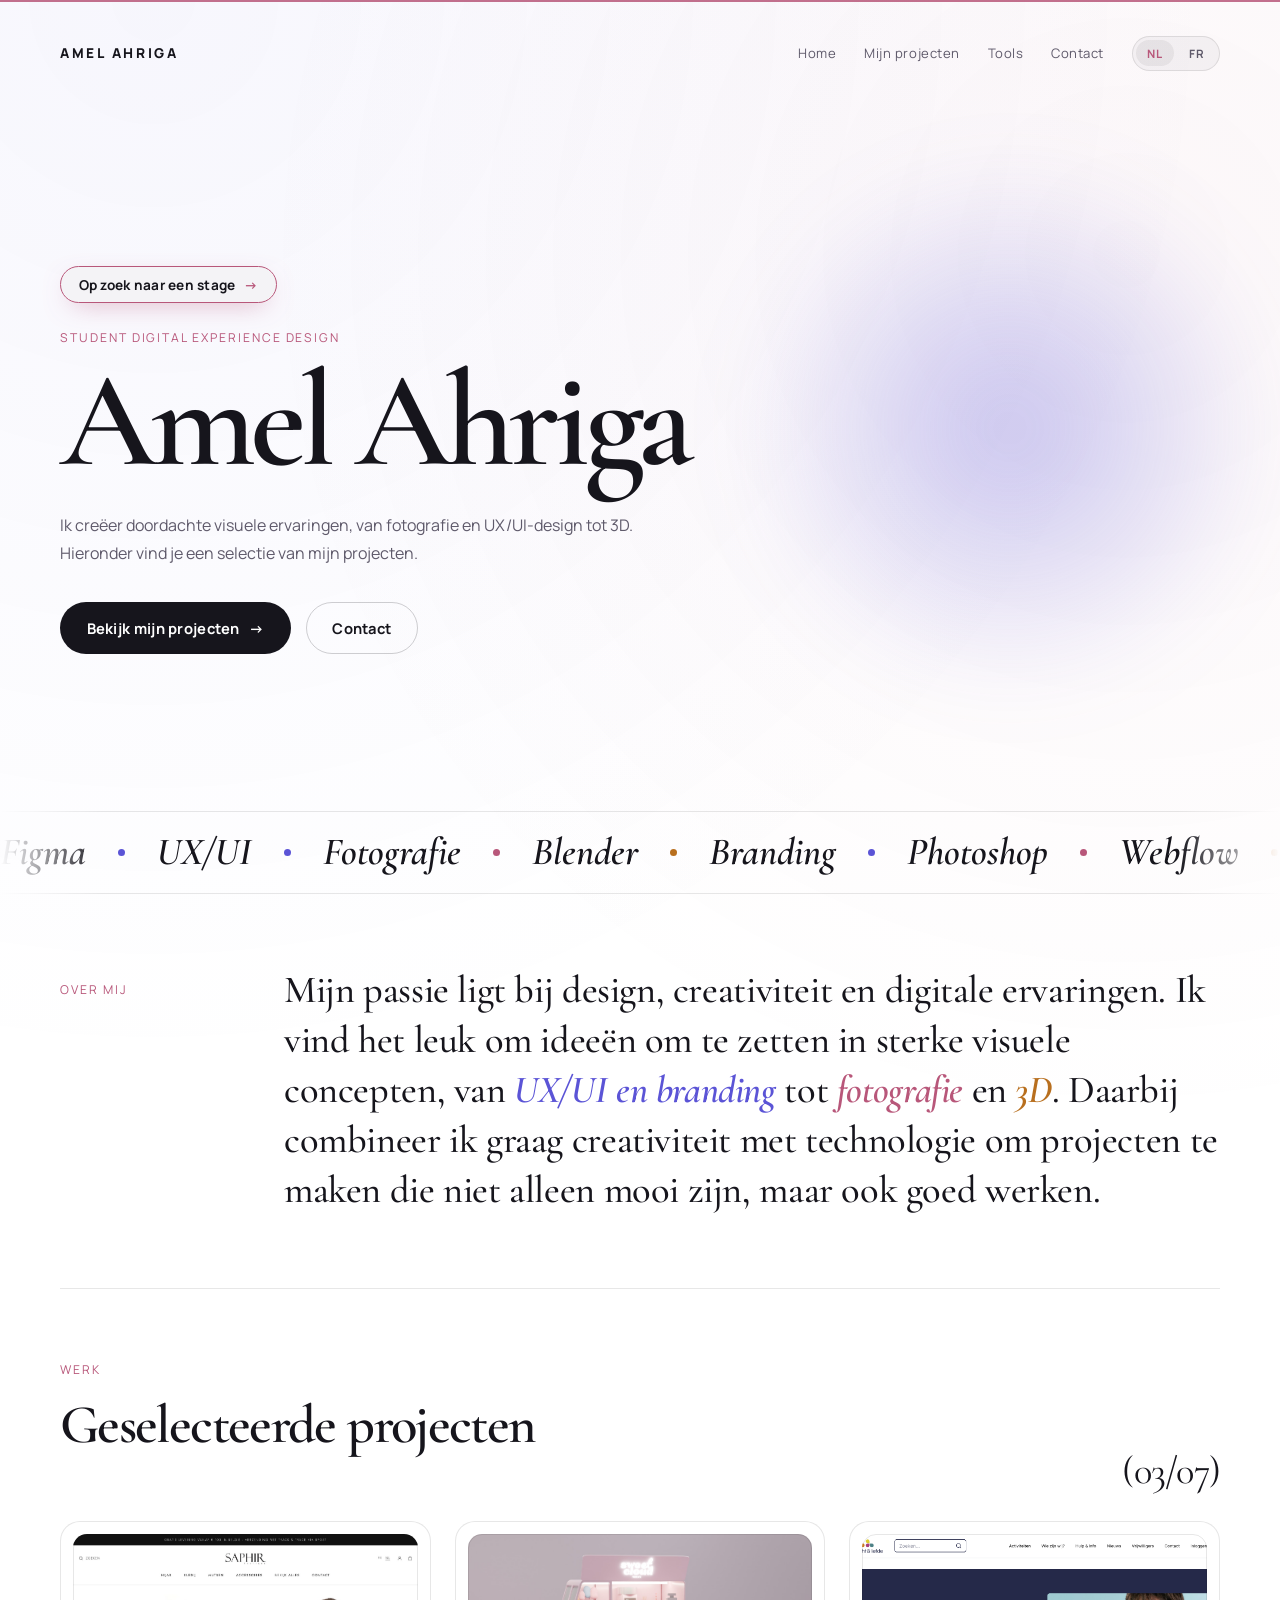
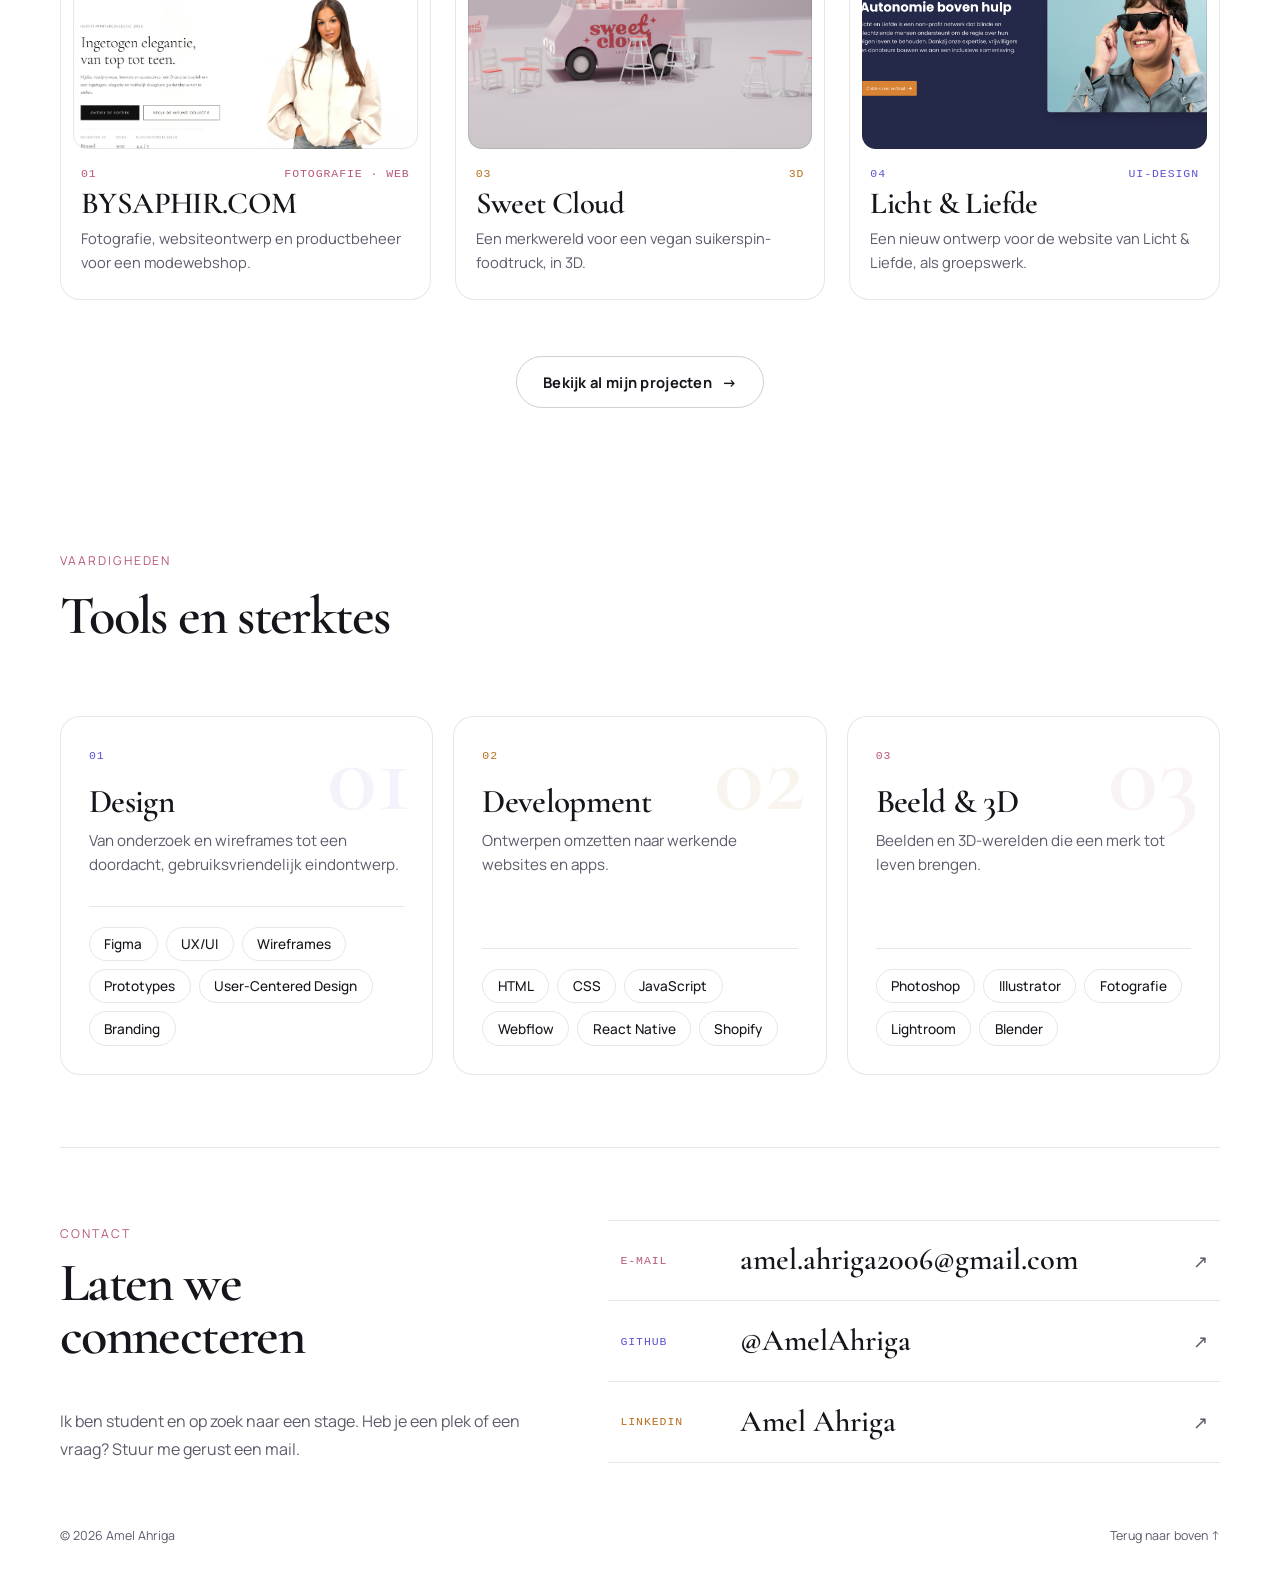
<file: index.html>
<!doctype html>
<html lang="nl">
  <head>
    <meta charset="UTF-8" />
    <!-- Google Tag Manager -->
    <script>(function(w,d,s,l,i){w[l]=w[l]||[];w[l].push({'gtm.start':
    new Date().getTime(),event:'gtm.js'});var f=d.getElementsByTagName(s)[0],
    j=d.createElement(s),dl=l!='dataLayer'?'&l='+l:'';j.async=true;j.src=
    'https://www.googletagmanager.com/gtm.js?id='+i+dl;f.parentNode.insertBefore(j,f);
    })(window,document,'script','dataLayer','GTM-MWKPRJSG');</script>
    <!-- End Google Tag Manager -->
    <meta name="viewport" content="width=device-width, initial-scale=1.0" />
    <title data-i18n="meta.title">Portfolio Amel Ahriga | UX/UI, Fotografie &amp; 3D-design</title>
    <meta
      name="description"
      data-i18n-content="meta.description"
      content="Portfolio van Amel Ahriga, student Digital Experience Design: UX/UI-design, fotografie en 3D. Op zoek naar een stage."
    />
    <link rel="canonical" href="https://portfolio-amel-xd.vercel.app/" />

    <!-- Open Graph / delen op social media -->
    <meta property="og:type" content="website" />
    <meta property="og:site_name" content="Amel Ahriga" />
    <meta property="og:locale" content="nl_BE" />
    <meta property="og:title" content="Portfolio Amel Ahriga | UX/UI, Fotografie &amp; 3D-design" />
    <meta property="og:description" content="Portfolio van Amel Ahriga, student Digital Experience Design: UX/UI-design, fotografie en 3D. Op zoek naar een stage." />
    <meta property="og:url" content="https://portfolio-amel-xd.vercel.app/" />
    <meta property="og:image" content="https://portfolio-amel-xd.vercel.app/image/og-image.jpg" />
    <meta property="og:image:secure_url" content="https://portfolio-amel-xd.vercel.app/image/og-image.jpg" />
    <meta property="og:image:type" content="image/jpeg" />
    <meta property="og:image:width" content="1200" />
    <meta property="og:image:height" content="630" />
    <meta property="og:image:alt" content="Amel Ahriga, student Digital Experience Design: UX/UI-design, fotografie en 3D-design. Op zoek naar een stage." />
    <meta name="twitter:card" content="summary_large_image" />
    <meta name="twitter:title" content="Portfolio Amel Ahriga | UX/UI, Fotografie &amp; 3D-design" />
    <meta name="twitter:description" content="Portfolio van Amel Ahriga, student Digital Experience Design: UX/UI-design, fotografie en 3D. Op zoek naar een stage." />
    <meta name="twitter:image" content="https://portfolio-amel-xd.vercel.app/image/og-image.jpg" />
    <meta name="twitter:image:alt" content="Amel Ahriga, student Digital Experience Design: UX/UI-design, fotografie en 3D-design. Op zoek naar een stage." />
    <link rel="preconnect" href="https://fonts.googleapis.com" />
    <link rel="preconnect" href="https://fonts.gstatic.com" crossorigin />
    <link
      href="https://fonts.googleapis.com/css2?family=Manrope:wght@400;500;600;700;800&family=Cormorant+Garamond:wght@500;600&display=swap"
      rel="stylesheet"
    />
    <link rel="stylesheet" href="styles.css" />
  </head>
  <body>
    <!-- Google Tag Manager (noscript) -->
    <noscript><iframe src="https://www.googletagmanager.com/ns.html?id=GTM-MWKPRJSG"
    height="0" width="0" style="display:none;visibility:hidden"></iframe></noscript>
    <!-- End Google Tag Manager (noscript) -->
    <div class="page-shell">
      <header class="site-header">
        <button
          class="brand"
          type="button"
          data-open-home
          aria-label="Amel Ahriga, home"
        >
          <span class="brand-name">Amel Ahriga</span>
        </button>
        <div class="header-right">
          <nav
            class="site-nav"
            aria-label="Hoofdnavigatie"
            data-i18n-aria="nav.aria"
          >
            <button type="button" data-open-home data-i18n="nav.home">
              Home
            </button>
            <button type="button" data-scroll-to="projects" data-i18n="nav.projects">
              Mijn projecten
            </button>
            <button type="button" data-scroll-to="skills" data-i18n="nav.tools">
              Tools
            </button>
            <button type="button" data-scroll-to="contact" data-i18n="nav.contact">
              Contact
            </button>
          </nav>
          <div
            class="lang-switch"
            role="group"
            aria-label="Taal kiezen"
            data-i18n-aria="lang.aria"
          >
            <button type="button" data-set-lang="nl" lang="nl" aria-pressed="true">
              NL
            </button>
            <button type="button" data-set-lang="fr" lang="fr" aria-pressed="false">
              FR
            </button>
          </div>
        </div>
      </header>

      <main id="top">
        <!-- ========================= HOME ========================= -->
        <div class="portfolio-home" data-home-view>
          <section class="hero" data-hero data-role="designer">
            <div class="hero-copy">
              <button class="hero-status" type="button" data-scroll-to="contact">
                <span data-i18n="hero.status">Op zoek naar een stage</span>
                <span class="hero-status-arrow" aria-hidden="true">→</span>
              </button>
              <p class="eyebrow hero-eyebrow" data-i18n="home.subtitle">
                Student Digital Experience Design
              </p>
              <h1 class="hero-title">Amel Ahriga</h1>


              <p class="intro hero-intro" data-i18n="home.intro">
                Ik creëer doordachte visuele ervaringen binnen drie
                disciplines: fotografie, XD/UI-design en 3D-design. Elk
                project hieronder is gegroepeerd per soort werk, zodat je
                meteen kunt zien wat je wilt bekijken.
              </p>
              <div class="hero-actions">
                <button
                  class="hero-button hero-button-primary"
                  type="button"
                  data-scroll-to="projects"
                >
                  <span data-i18n="hero.ctaProjects">Bekijk mijn projecten</span>
                  <span aria-hidden="true">→</span>
                </button>
                <button
                  class="hero-button hero-button-ghost"
                  type="button"
                  data-scroll-to="contact"
                  data-i18n="nav.contact"
                >
                  Contact
                </button>
              </div>
            </div>
          </section>

          <div class="marquee" aria-label="Disciplines en tools" data-i18n-aria="marquee.aria">
            <div class="marquee-track">
              <ul class="marquee-group">
                <li class="marquee-item marquee-xd"><span>Figma</span></li>
                <li class="marquee-item marquee-xd"><span>UX/UI</span></li>
                <li class="marquee-item marquee-photo"><span data-i18n="cat.photo">Fotografie</span></li>
                <li class="marquee-item marquee-3d"><span>Blender</span></li>
                <li class="marquee-item marquee-xd"><span data-i18n="tag.branding">Branding</span></li>
                <li class="marquee-item marquee-photo"><span>Photoshop</span></li>
                <li class="marquee-item marquee-3d"><span>Webflow</span></li>
                <li class="marquee-item marquee-xd"><span>Prototyping</span></li>
                <li class="marquee-item marquee-3d"><span>Shopify</span></li>
                <li class="marquee-item marquee-photo"><span>Illustrator</span></li>
                <li class="marquee-item marquee-photo"><span>Lightroom</span></li>
                <li class="marquee-item marquee-3d"><span>HTML &amp; CSS</span></li>
              </ul>
              <ul class="marquee-group" aria-hidden="true">
                <li class="marquee-item marquee-xd"><span>Figma</span></li>
                <li class="marquee-item marquee-xd"><span>UX/UI</span></li>
                <li class="marquee-item marquee-photo"><span data-i18n="cat.photo">Fotografie</span></li>
                <li class="marquee-item marquee-3d"><span>Blender</span></li>
                <li class="marquee-item marquee-xd"><span data-i18n="tag.branding">Branding</span></li>
                <li class="marquee-item marquee-photo"><span>Photoshop</span></li>
                <li class="marquee-item marquee-3d"><span>Webflow</span></li>
                <li class="marquee-item marquee-xd"><span>Prototyping</span></li>
                <li class="marquee-item marquee-3d"><span>Shopify</span></li>
                <li class="marquee-item marquee-photo"><span>Illustrator</span></li>
                <li class="marquee-item marquee-photo"><span>Lightroom</span></li>
                <li class="marquee-item marquee-3d"><span>HTML &amp; CSS</span></li>
              </ul>
            </div>
          </div>

          <section class="section about reveal" id="about">
            <p class="eyebrow about-label" data-i18n="about.eyebrow">Over mij</p>
            <p class="about-text" data-i18n-html="about.text">
              Mijn passie ligt bij design, creativiteit en digitale
              ervaringen. Ik vind het leuk om ideeën om te zetten in sterke
              visuele concepten, van
              <em class="hl-xd">UX/UI en branding</em> tot
              <em class="hl-photo">fotografie</em> en
              <em class="hl-3d">3D</em>. Daarbij combineer ik graag
              creativiteit met technologie om projecten te maken die niet
              alleen mooi zijn, maar ook goed werken.
            </p>
          </section>

          <section
            class="section categories projects"
            id="projects"
            aria-label="Projecten"
            data-i18n-aria="work.aria"
          >
            <div class="work-heading">
              <div class="section-heading reveal">
                <p class="eyebrow" data-i18n="work.eyebrow">Werk</p>
                <h2 data-i18n="work.title">Geselecteerde projecten</h2>
              </div>
              <p class="work-heading-meta reveal">
                <span class="work-heading-total">(03/07)</span>
              </p>
            </div>

            <div class="project-tiles">
              <a class="project-tile project-tile-photo reveal" href="bysaphir.html">
                <div class="project-tile-media">
                  <img
                    src="image/bysaphir.jpg"
                    alt="Homepage van de BYSAPHIR-website met navigatie, hero-tekst en productfotografie."
                    data-i18n-alt="card.saphir.xd.alt"
                    loading="lazy"
                  />
                </div>
                <p class="project-tile-meta">
                  <span>01</span>
                  <span data-i18n="row.bysaphir.kind">Fotografie · Web</span>
                </p>
                <h3 class="project-tile-title">BYSAPHIR.COM</h3>
                <p class="project-tile-text" data-i18n="row.bysaphir.text">Fotografie, websiteontwerp en productbeheer voor een modewebshop.</p>
              </a>
              <a class="project-tile project-tile-3d reveal" href="sweet-cloud.html">
                <div class="project-tile-media">
                  <img
                    src="image/sweet-cloud-3d.jpg"
                    alt="3D-render van de Sweet Cloud-truck met vegan suikerspin, roze branding, krukken en tafels."
                    data-i18n-alt="card.cloud.alt"
                    loading="lazy"
                  />
                </div>
                <p class="project-tile-meta">
                  <span>03</span>
                  <span data-i18n="row.sweet-cloud.kind">3D</span>
                </p>
                <h3 class="project-tile-title">Sweet Cloud</h3>
                <p class="project-tile-text" data-i18n="row.sweet-cloud.text">Een merkwereld voor een vegan suikerspin-foodtruck, in 3D.</p>
              </a>
              <a class="project-tile project-tile-xd reveal" href="licht-en-liefde.html">
                <div class="project-tile-media">
                  <img
                    src="image/licht-en-liefde.png"
                    alt="Homepage van het nieuwe Licht &amp; Liefde-ontwerp met de titel Autonomie boven hulp, een korte uitleg over het netwerk en een foto van een vrouw met een zonnebril."
                    data-i18n-alt="ll.alt"
                    loading="lazy"
                  />
                </div>
                <p class="project-tile-meta">
                  <span>04</span>
                  <span data-i18n="row.licht-en-liefde.kind">UI-design</span>
                </p>
                <h3 class="project-tile-title">Licht &amp; Liefde</h3>
                <p class="project-tile-text" data-i18n="row.licht-en-liefde.text">Een nieuw ontwerp voor de website van Licht &amp; Liefde, als groepswerk.</p>
              </a>
            </div>
            <div class="project-tiles-more">
              <a class="hero-button hero-button-ghost" href="projects.html">
                <span data-i18n="work.viewAll">Bekijk al mijn projecten</span>
                <span aria-hidden="true">→</span>
              </a>
            </div>
          </section>

          <section class="section skills reveal" id="skills">
            <div class="section-heading">
              <p class="eyebrow" data-i18n="skills.eyebrow">Vaardigheden</p>
              <h2 data-i18n="skills.title">Tools en sterktes</h2>
            </div>
            <div
              class="skill-cards"
              aria-label="Lijst met vaardigheden"
              data-i18n-aria="skills.aria"
            >
              <article class="skill-card skill-card-design reveal" style="--i: 0">
                <span class="skill-card-bg" aria-hidden="true">01</span>
                <p class="skill-card-num">01</p>
                <h3 data-i18n="skills.design">Design</h3>
                <p data-i18n="skills.designText">Van onderzoek en wireframes tot een doordacht, gebruiksvriendelijk eindontwerp.</p>
                <ul class="skill-chips">
                  <li style="--n: 0">Figma</li>
                  <li style="--n: 1">UX/UI</li>
                  <li style="--n: 2" data-i18n="skills.wireframe">Wireframes</li>
                  <li style="--n: 3" data-i18n="skills.prototype">Prototypes</li>
                  <li style="--n: 4" data-i18n="skills.ucd">User-Centered Design</li>
                  <li style="--n: 5" data-i18n="tag.branding">Branding</li>
                </ul>
              </article>
              <article class="skill-card skill-card-dev reveal" style="--i: 1">
                <span class="skill-card-bg" aria-hidden="true">02</span>
                <p class="skill-card-num">02</p>
                <h3 data-i18n="skills.dev">Development</h3>
                <p data-i18n="skills.devText">Ontwerpen omzetten naar werkende websites en apps.</p>
                <ul class="skill-chips">
                  <li style="--n: 0">HTML</li>
                  <li style="--n: 1">CSS</li>
                  <li style="--n: 2">JavaScript</li>
                  <li style="--n: 3">Webflow</li>
                  <li style="--n: 4">React Native</li>
                  <li style="--n: 5">Shopify</li>
                </ul>
              </article>
              <article class="skill-card skill-card-visual reveal" style="--i: 2">
                <span class="skill-card-bg" aria-hidden="true">03</span>
                <p class="skill-card-num">03</p>
                <h3 data-i18n="skills.visual">Beeld &amp; 3D</h3>
                <p data-i18n="skills.visualText">Beelden en 3D-werelden die een merk tot leven brengen.</p>
                <ul class="skill-chips">
                  <li style="--n: 0">Photoshop</li>
                  <li style="--n: 1">Illustrator</li>
                  <li style="--n: 2" data-i18n="cat.photo">Fotografie</li>
                  <li style="--n: 3">Lightroom</li>
                  <li style="--n: 4">Blender</li>
                </ul>
              </article>
            </div>
          </section>
        </div>

      </main>

      <footer class="site-footer section reveal" id="contact">
        <div class="contact-layout">
          <div class="contact-intro">
            <p class="eyebrow" data-i18n="nav.contact">Contact</p>
            <h2 data-i18n="footer.title">Laten we connecteren</h2>
            <p class="footer-text" data-i18n="footer.internship">
              Ik ben student en op zoek naar een stage. Heb je een plek of een
              vraag? Stuur me gerust een mail.
            </p>
          </div>

          <ul class="contact-list">
            <li class="contact-row contact-row-mail">
              <span class="contact-label" data-i18n="contact.email">E-mail</span>
              <a class="contact-value" href="mailto:amel.ahriga2006@gmail.com"
                >amel.ahriga2006@gmail.com</a
              >
              <span class="contact-arrow" aria-hidden="true">↗</span>
            </li>
            <li class="contact-row contact-row-github">
              <span class="contact-label">GitHub</span>
              <a
                class="contact-value"
                href="https://github.com/AmelAhriga"
                target="_blank"
                rel="noopener"
                >@AmelAhriga</a
              >
              <span class="contact-arrow" aria-hidden="true">↗</span>
            </li>
            <li class="contact-row contact-row-linkedin">
              <span class="contact-label">LinkedIn</span>
              <a
                class="contact-value"
                href="https://www.linkedin.com/in/amel-ahriga"
                target="_blank"
                rel="noopener"
                >Amel Ahriga</a
              >
              <span class="contact-arrow" aria-hidden="true">↗</span>
            </li>
          </ul>
        </div>

        <div class="footer-bottom">
          <span>© <span data-year>2026</span> Amel Ahriga</span>
          <a href="#top" data-i18n="footer.top"
            >Terug naar boven ↑</a
          >
        </div>
      </footer>
    </div>

    <script src="translations.js"></script>
    <script src="script.js"></script>
  </body>
</html>
</file>
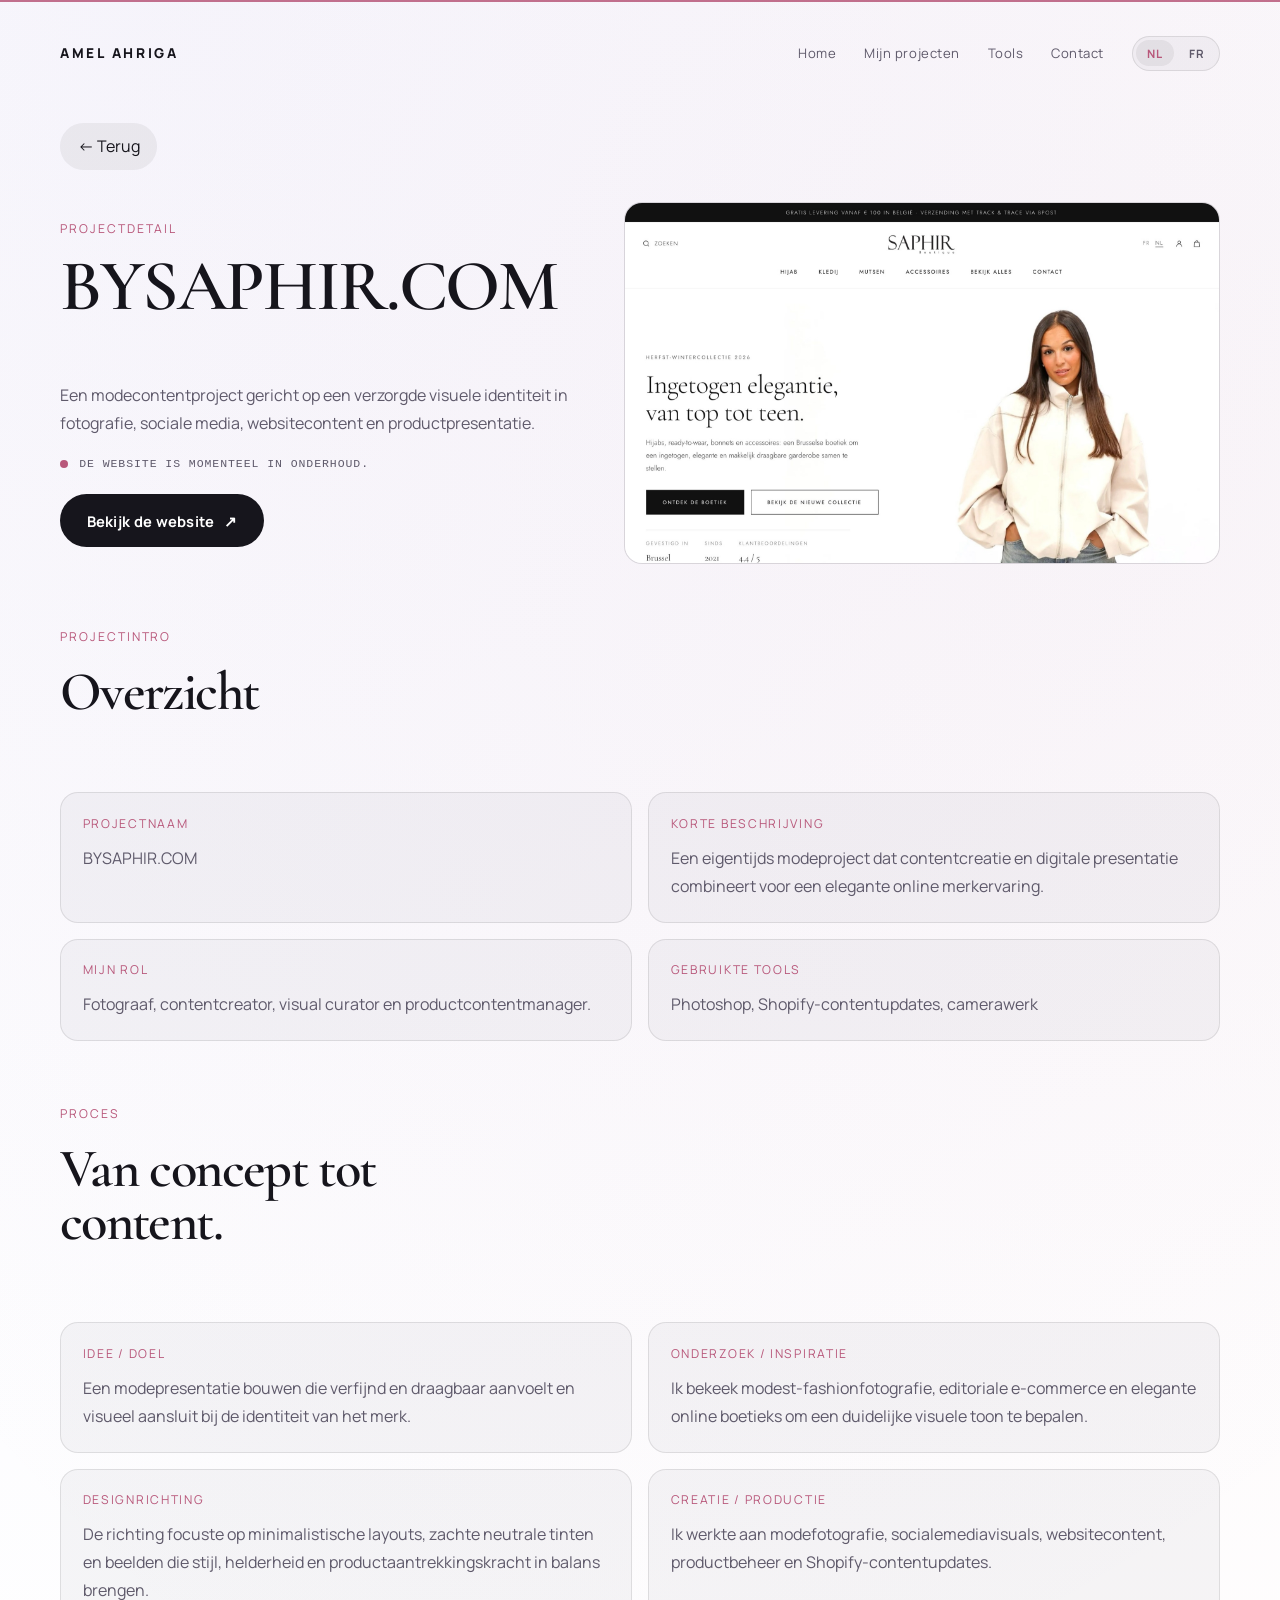
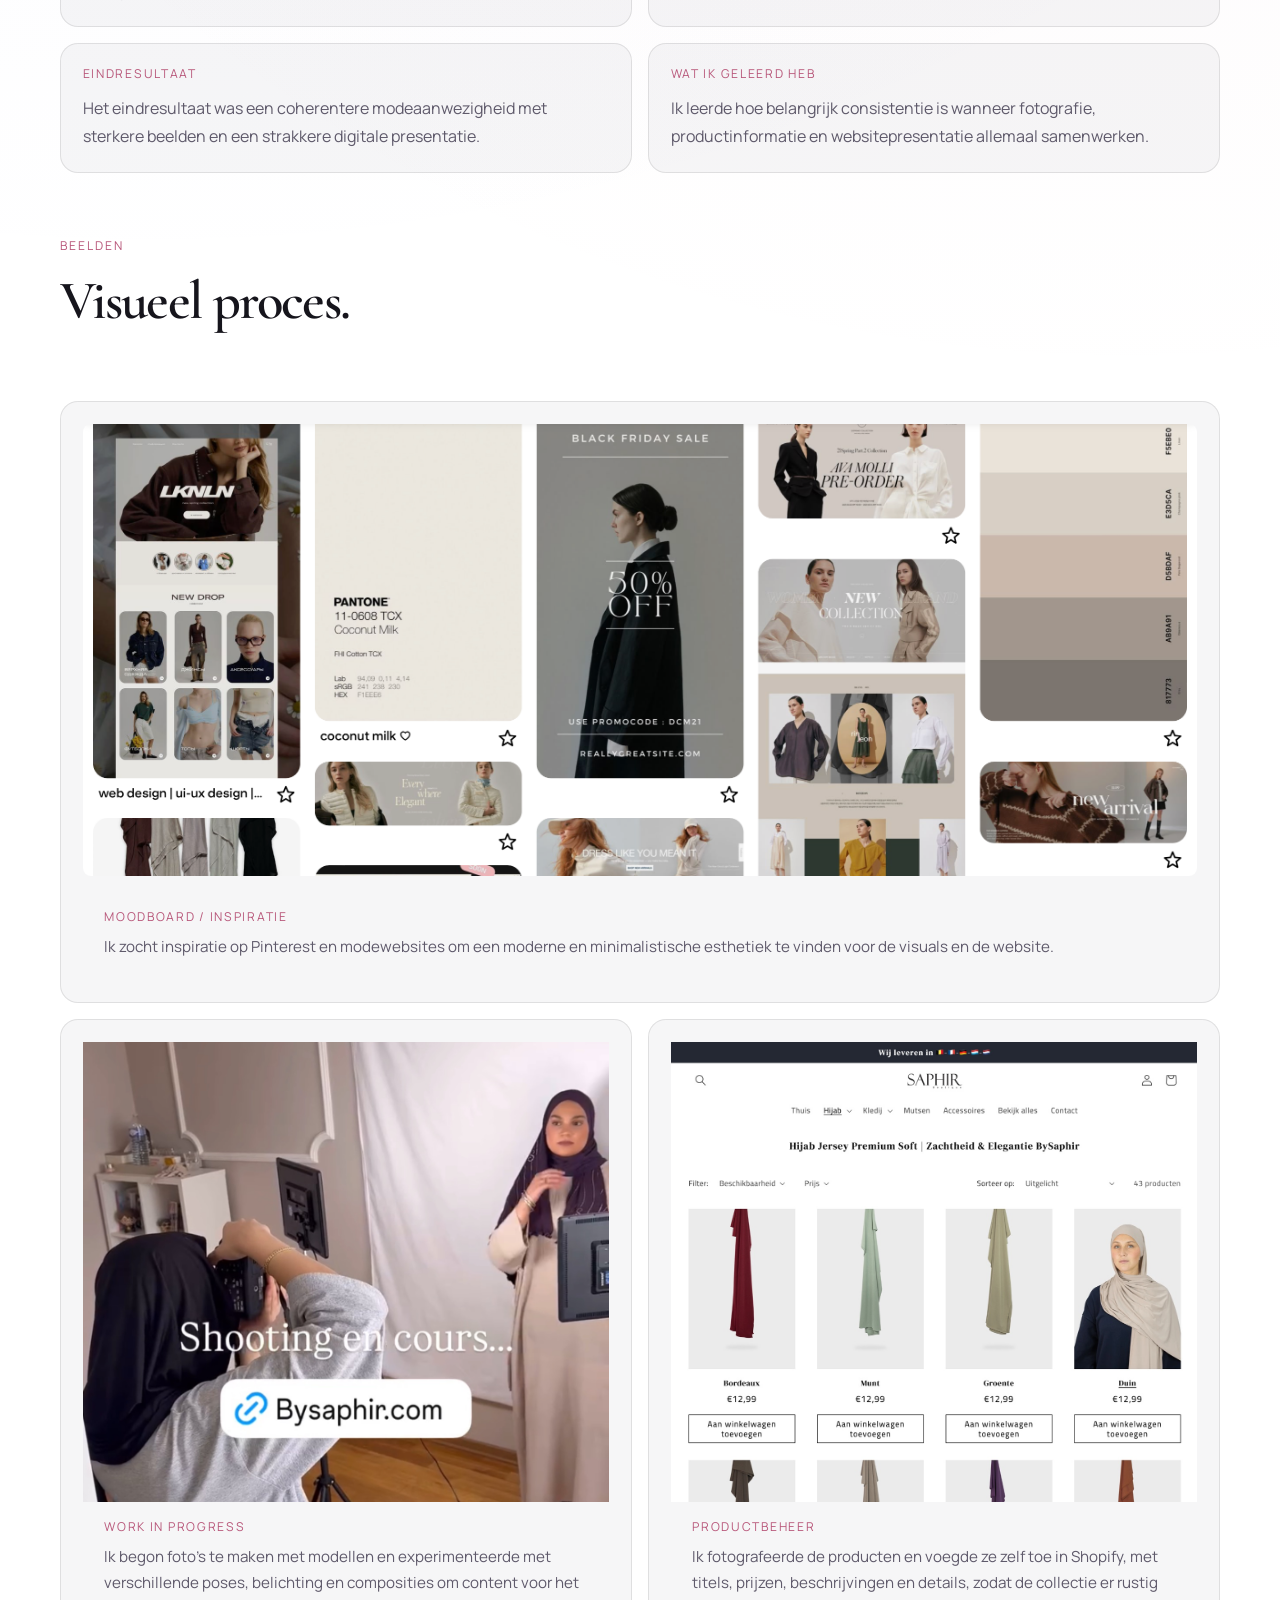
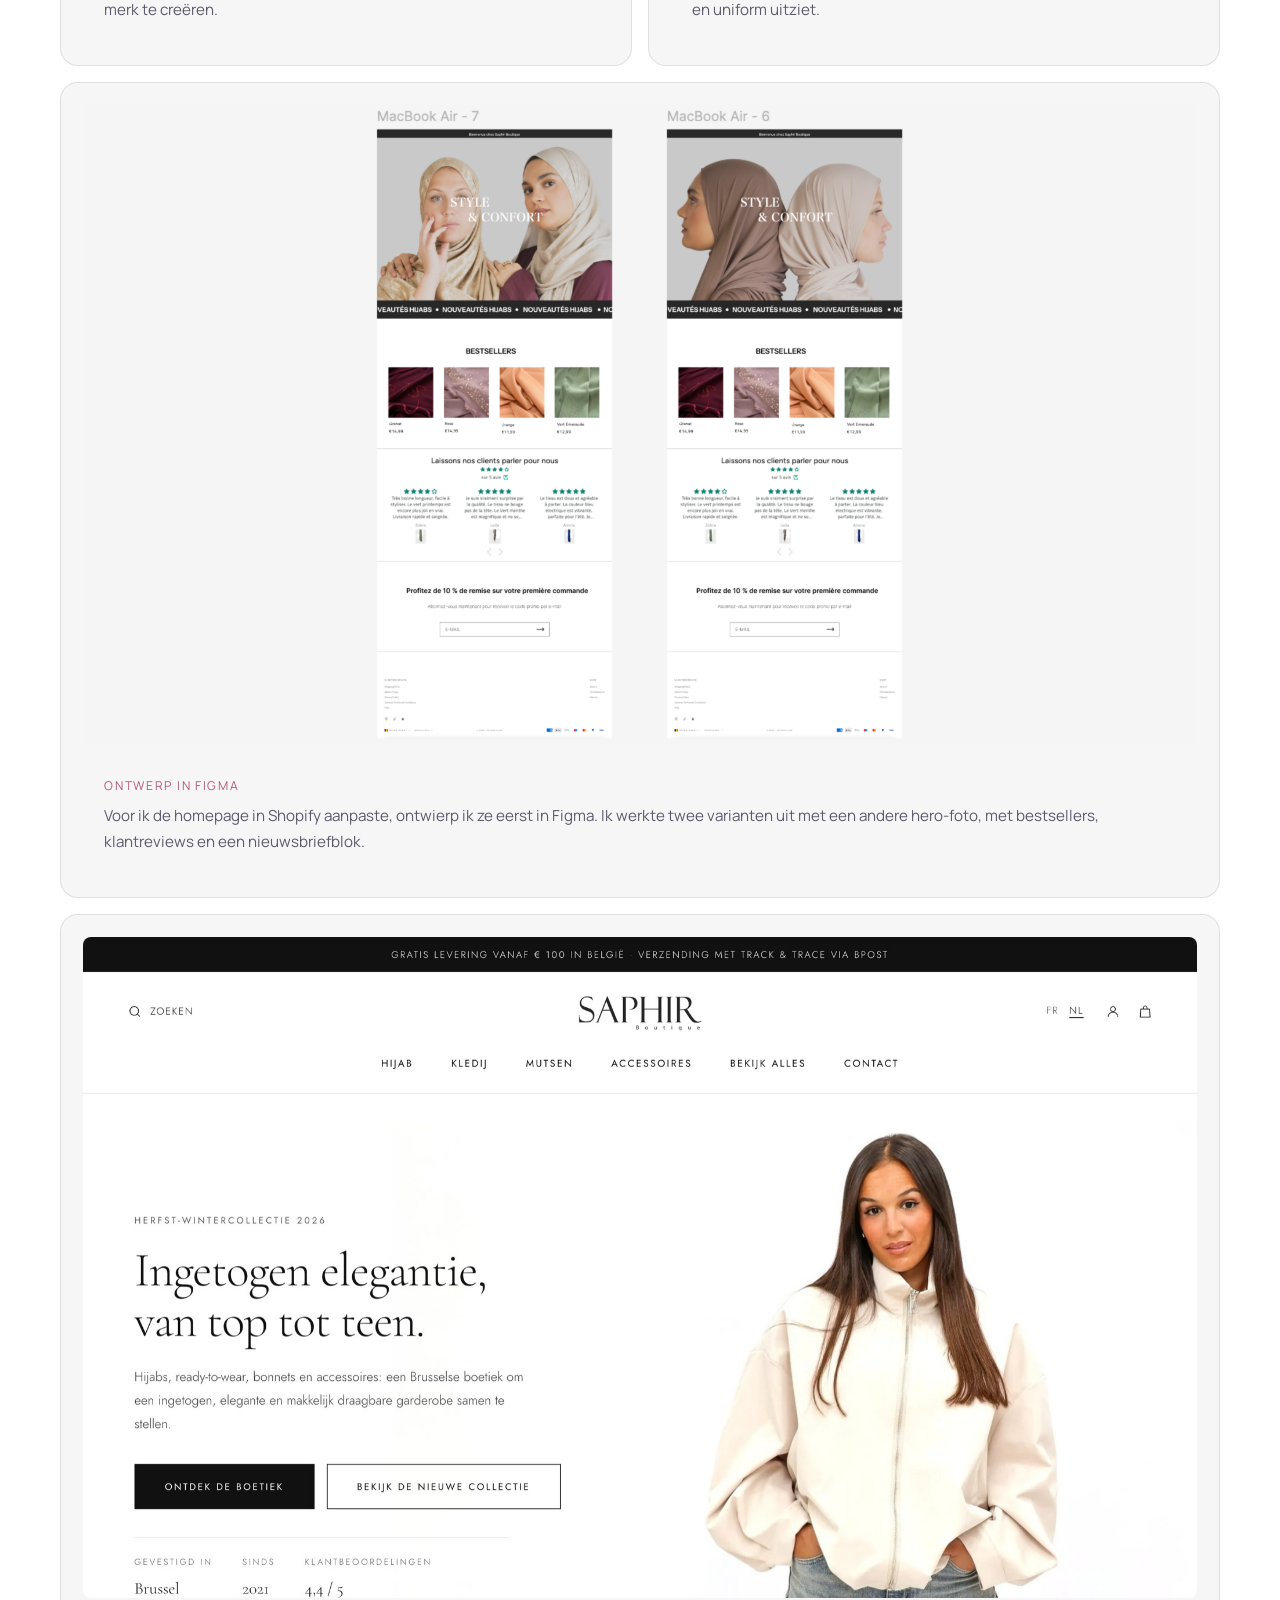
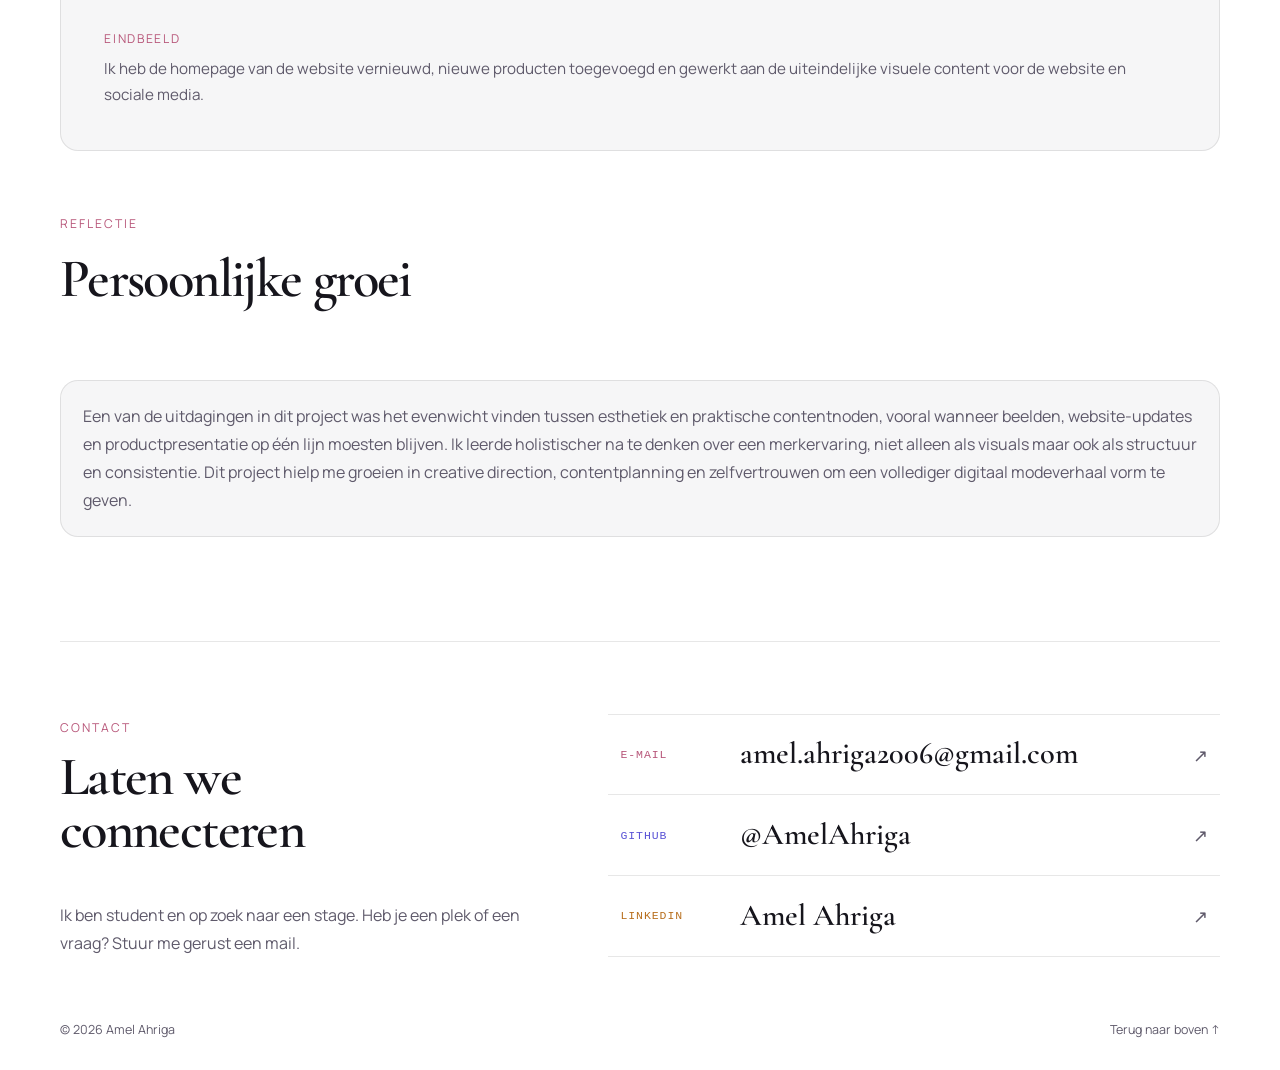
<file: bysaphir.html>
<!doctype html>
<html lang="nl">
  <head>
    <meta charset="UTF-8" />
    <!-- Google Tag Manager -->
    <script>(function(w,d,s,l,i){w[l]=w[l]||[];w[l].push({'gtm.start':
    new Date().getTime(),event:'gtm.js'});var f=d.getElementsByTagName(s)[0],
    j=d.createElement(s),dl=l!='dataLayer'?'&l='+l:'';j.async=true;j.src=
    'https://www.googletagmanager.com/gtm.js?id='+i+dl;f.parentNode.insertBefore(j,f);
    })(window,document,'script','dataLayer','GTM-MWKPRJSG');</script>
    <!-- End Google Tag Manager -->
    <meta name="viewport" content="width=device-width, initial-scale=1.0" />
    <title data-i18n="meta.bysaphir.title">BYSAPHIR.COM | Fotografie &amp; Shopify voor een modewebshop</title>
    <meta
      name="description"
      data-i18n-content="meta.bysaphir.description"
      content="Productfotografie en productbeheer in Shopify voor de modewebshop BYSAPHIR.COM. Een project van Amel Ahriga."
    />
    <link rel="canonical" href="https://portfolio-amel-xd.vercel.app/bysaphir.html" />

    <!-- Open Graph / delen op social media -->
    <meta property="og:type" content="website" />
    <meta property="og:site_name" content="Amel Ahriga" />
    <meta property="og:locale" content="nl_BE" />
    <meta property="og:title" content="BYSAPHIR.COM | Fotografie &amp; Shopify voor een modewebshop" />
    <meta property="og:description" content="Productfotografie en productbeheer in Shopify voor de modewebshop BYSAPHIR.COM. Een project van Amel Ahriga." />
    <meta property="og:url" content="https://portfolio-amel-xd.vercel.app/bysaphir.html" />
    <meta property="og:image" content="https://portfolio-amel-xd.vercel.app/image/bysaphir.jpg" />
    <meta property="og:image:secure_url" content="https://portfolio-amel-xd.vercel.app/image/bysaphir.jpg" />
    <meta property="og:image:alt" content="Project BYSAPHIR.COM van Amel Ahriga" />
    <meta name="twitter:card" content="summary_large_image" />
    <meta name="twitter:title" content="BYSAPHIR.COM | Fotografie &amp; Shopify voor een modewebshop" />
    <meta name="twitter:description" content="Productfotografie en productbeheer in Shopify voor de modewebshop BYSAPHIR.COM. Een project van Amel Ahriga." />
    <meta name="twitter:image" content="https://portfolio-amel-xd.vercel.app/image/bysaphir.jpg" />
    <meta name="twitter:image:alt" content="Project BYSAPHIR.COM van Amel Ahriga" />
    <link rel="preconnect" href="https://fonts.googleapis.com" />
    <link rel="preconnect" href="https://fonts.gstatic.com" crossorigin />
    <link
      href="https://fonts.googleapis.com/css2?family=Manrope:wght@400;500;600;700;800&family=Cormorant+Garamond:wght@500;600&display=swap"
      rel="stylesheet"
    />
    <link rel="stylesheet" href="styles.css" />
  </head>
  <body>
    <!-- Google Tag Manager (noscript) -->
    <noscript><iframe src="https://www.googletagmanager.com/ns.html?id=GTM-MWKPRJSG"
    height="0" width="0" style="display:none;visibility:hidden"></iframe></noscript>
    <!-- End Google Tag Manager (noscript) -->
    <div class="page-shell">
      <header class="site-header">
        <button
          class="brand"
          type="button"
          data-open-home
          aria-label="Amel Ahriga, home"
        >
          <span class="brand-name">Amel Ahriga</span>
        </button>
        <div class="header-right">
          <nav
            class="site-nav"
            aria-label="Hoofdnavigatie"
            data-i18n-aria="nav.aria"
          >
            <button type="button" data-open-home data-i18n="nav.home">
              Home
            </button>
            <button type="button" data-scroll-to="projects" data-i18n="nav.projects">
              Mijn projecten
            </button>
            <button type="button" data-scroll-to="skills" data-i18n="nav.tools">
              Tools
            </button>
            <button type="button" data-scroll-to="contact" data-i18n="nav.contact">
              Contact
            </button>
          </nav>
          <div
            class="lang-switch"
            role="group"
            aria-label="Taal kiezen"
            data-i18n-aria="lang.aria"
          >
            <button type="button" data-set-lang="nl" lang="nl" aria-pressed="true">
              NL
            </button>
            <button type="button" data-set-lang="fr" lang="fr" aria-pressed="false">
              FR
            </button>
          </div>
        </div>
      </header>

      <main id="top">
        <!-- ===================== PROJECT: BYSAPHIR ===================== -->
        <section
          class="project-detail section"
          data-project-view="bysaphir"
        >
          <button
            class="back-button"
            type="button"
            data-back-to-projects
            data-i18n="common.back"
          >
            ← Terug
          </button>

          <div class="detail-hero reveal is-visible">
            <div class="detail-copy">
              <p class="eyebrow" data-i18n="common.projectDetail">
                Projectdetail
              </p>
              <h1>BYSAPHIR.COM</h1>
              <p class="section-text" data-i18n="saphir.lead">
                Een modecontentproject gericht op een verzorgde visuele
                identiteit in fotografie, sociale media, websitecontent en
                productpresentatie.
              </p>
              <p class="in-progress-note status-note">
                <span class="in-progress-dot" aria-hidden="true"></span>
                <span data-i18n="saphir.maintenance">De website is momenteel in onderhoud.</span>
              </p>
              <div class="hero-actions">
                <a
                  class="hero-button hero-button-primary"
                  href="https://www.bysaphir.com/"
                  target="_blank"
                  rel="noopener"
                >
                  <span data-i18n="common.viewLive">Bekijk de website</span>
                  <span aria-hidden="true">↗</span>
                </a>
              </div>
            </div>
            <div class="detail-image-frame">
              <img
                src="image/bysaphir.jpg"
                alt="Collectiebeeld van de BYSAPHIR-website met een model en editoriale typografie."
                data-i18n-alt="card.saphir.photo.alt"
              />
            </div>
          </div>

          <div class="detail-section">
            <div class="section-heading">
              <p class="eyebrow" data-i18n="common.projectIntro">
                Projectintro
              </p>
              <h2 data-i18n="common.overview">Overzicht</h2>
            </div>
            <div class="detail-meta-grid">
              <article class="detail-meta-card">
                <p class="meta-label" data-i18n="common.projectName">
                  Projectnaam
                </p>
                <p>BYSAPHIR.COM</p>
              </article>
              <article class="detail-meta-card">
                <p class="meta-label" data-i18n="common.shortDesc">
                  Korte beschrijving
                </p>
                <p data-i18n="saphir.shortDesc">
                  Een eigentijds modeproject dat contentcreatie en digitale
                  presentatie combineert voor een elegante online
                  merkervaring.
                </p>
              </article>
              <article class="detail-meta-card">
                <p class="meta-label" data-i18n="common.role">Mijn rol</p>
                <p data-i18n="saphir.role">
                  Fotograaf, contentcreator, visual curator en
                  productcontentmanager.
                </p>
              </article>
              <article class="detail-meta-card">
                <p class="meta-label" data-i18n="common.tools">
                  Gebruikte tools
                </p>
                <p data-i18n="saphir.tools">
                  Photoshop, Shopify-contentupdates, camerawerk
                </p>
              </article>
            </div>
          </div>

          <div class="detail-section">
            <div class="section-heading">
              <p class="eyebrow" data-i18n="common.process">Proces</p>
              <h2 data-i18n="saphir.processTitle">Van concept tot content.</h2>
            </div>
            <div class="process-grid">
              <article class="process-card">
                <p class="meta-label" data-i18n="common.idea">Idee / doel</p>
                <p data-i18n="saphir.idea">
                  Een modepresentatie bouwen die verfijnd en draagbaar
                  aanvoelt en visueel aansluit bij de identiteit van het merk.
                </p>
              </article>
              <article class="process-card">
                <p class="meta-label" data-i18n="common.research">
                  Onderzoek / inspiratie
                </p>
                <p data-i18n="saphir.research">
                  Ik bekeek modest-fashionfotografie, editoriale e-commerce en
                  elegante online boetieks om een duidelijke visuele toon te
                  bepalen.
                </p>
              </article>
              <article class="process-card">
                <p class="meta-label" data-i18n="common.direction">
                  Designrichting
                </p>
                <p data-i18n="saphir.direction">
                  De richting focuste op minimalistische layouts, zachte
                  neutrale tinten en beelden die stijl, helderheid en
                  productaantrekkingskracht in balans brengen.
                </p>
              </article>
              <article class="process-card">
                <p class="meta-label" data-i18n="common.creation">
                  Creatie / productie
                </p>
                <p data-i18n="saphir.creation">
                  Ik werkte aan modefotografie, socialemediavisuals,
                  websitecontent, productbeheer en Shopify-contentupdates.
                </p>
              </article>
              <article class="process-card">
                <p class="meta-label" data-i18n="common.result">
                  Eindresultaat
                </p>
                <p data-i18n="saphir.result">
                  Het eindresultaat was een coherentere modeaanwezigheid met
                  sterkere beelden en een strakkere digitale presentatie.
                </p>
              </article>
              <article class="process-card">
                <p class="meta-label" data-i18n="common.learned">
                  Wat ik geleerd heb
                </p>
                <p data-i18n="saphir.learned">
                  Ik leerde hoe belangrijk consistentie is wanneer fotografie,
                  productinformatie en websitepresentatie allemaal
                  samenwerken.
                </p>
              </article>
            </div>
          </div>

          <div class="detail-section">
            <div class="section-heading">
              <p class="eyebrow" data-i18n="common.images">Beelden</p>
              <h2 data-i18n="common.visualProcess">Visueel proces.</h2>
            </div>
            <div class="detail-gallery detail-gallery-saphir">
              <figure class="gallery-card gallery-visual gallery-span">
                <img
                  src="image/bysaphir-moodboard.png"
                  alt="Pinterest-inspiratiebord voor BYSAPHIR met minimalistische modewebsites, neutrale kleurpaletten en editoriale modebeelden."
                  data-i18n-alt="saphir.moodboardAlt"
                />
                <figcaption>
                  <span data-i18n="common.moodboard">Moodboard / inspiratie</span>
                  <p data-i18n="saphir.moodboard">
                    Ik zocht inspiratie op Pinterest en modewebsites om een
                    moderne en minimalistische esthetiek te vinden voor de
                    visuals en de website.
                  </p>
                </figcaption>
              </figure>
              <figure class="gallery-card gallery-visual gallery-visual-tall">
                <img
                  src="image/bysaphir-progress.jpeg"
                  alt="Behind the scenes van een BYSAPHIR-fotoshoot met camera, statief en studioachtergrond."
                  data-i18n-alt="saphir.wipAlt"
                />
                <figcaption>
                  <span data-i18n="common.wip">Work in progress</span>
                  <p data-i18n="saphir.wip">
                    Ik begon foto's te maken met modellen en experimenteerde
                    met verschillende poses, belichting en composities om
                    content voor het merk te creëren.
                  </p>
                </figcaption>
              </figure>
              <figure class="gallery-card gallery-visual gallery-visual-top">
                <img
                  src="image/bysaphir-products.jpg"
                  alt="Collectiepagina van BYSAPHIR met hijabs in verschillende kleuren, productfoto's, prijzen en filters."
                  data-i18n-alt="saphir.productsAlt"
                />
                <figcaption>
                  <span data-i18n="common.products">Productbeheer</span>
                  <p data-i18n="saphir.products">Ik fotografeerde de producten en voegde ze zelf toe in Shopify, met titels, prijzen, beschrijvingen en details, zodat de collectie er rustig en uniform uitziet.</p>
                </figcaption>
              </figure>
              <figure class="gallery-card gallery-visual gallery-span gallery-visual-contain">
                <img
                  src="image/bysaphir-figma.png"
                  alt="Twee Figma-ontwerpen van de BYSAPHIR-homepage met de hero Style &amp; Confort, bestsellers, klantreviews en een nieuwsbriefblok."
                  data-i18n-alt="saphir.figmaAlt"
                />
                <figcaption>
                  <span data-i18n="common.figmaDesign">Ontwerp in Figma</span>
                  <p data-i18n="saphir.figma">Voor ik de homepage in Shopify aanpaste, ontwierp ik ze eerst in Figma. Ik werkte twee varianten uit met een andere hero-foto, met bestsellers, klantreviews en een nieuwsbriefblok.</p>
                </figcaption>
              </figure>
              <figure class="gallery-card gallery-visual gallery-span">
                <img
                  src="image/bysaphir.jpg"
                  alt="Eindbeeld van de BYSAPHIR-collectie."
                  data-i18n-alt="saphir.finalAlt"
                />
                <figcaption>
                  <span data-i18n="common.finalVisual">Eindbeeld</span>
                  <p data-i18n="saphir.final">
                    Ik heb de homepage van de website vernieuwd, nieuwe
                    producten toegevoegd en gewerkt aan de uiteindelijke
                    visuele content voor de website en sociale media.
                  </p>
                </figcaption>
              </figure>
            </div>
          </div>

          <div class="detail-section">
            <div class="section-heading">
              <p class="eyebrow" data-i18n="common.reflection">Reflectie</p>
              <h2 data-i18n="common.growth">Persoonlijke groei</h2>
            </div>
            <div class="reflection-card">
              <p data-i18n="saphir.reflection">
                Een van de uitdagingen in dit project was het evenwicht vinden
                tussen esthetiek en praktische contentnoden, vooral wanneer
                beelden, website-updates en productpresentatie op één lijn
                moesten blijven. Ik leerde holistischer na te denken over een
                merkervaring, niet alleen als visuals maar ook als structuur
                en consistentie. Dit project hielp me groeien in creative
                direction, contentplanning en zelfvertrouwen om een
                vollediger digitaal modeverhaal vorm te geven.
              </p>
            </div>
          </div>
        </section>

      </main>

      <footer class="site-footer section reveal" id="contact">
        <div class="contact-layout">
          <div class="contact-intro">
            <p class="eyebrow" data-i18n="nav.contact">Contact</p>
            <h2 data-i18n="footer.title">Laten we connecteren</h2>
            <p class="footer-text" data-i18n="footer.internship">
              Ik ben student en op zoek naar een stage. Heb je een plek of een
              vraag? Stuur me gerust een mail.
            </p>
          </div>

          <ul class="contact-list">
            <li class="contact-row contact-row-mail">
              <span class="contact-label" data-i18n="contact.email">E-mail</span>
              <a class="contact-value" href="mailto:amel.ahriga2006@gmail.com"
                >amel.ahriga2006@gmail.com</a
              >
              <span class="contact-arrow" aria-hidden="true">↗</span>
            </li>
            <li class="contact-row contact-row-github">
              <span class="contact-label">GitHub</span>
              <a
                class="contact-value"
                href="https://github.com/AmelAhriga"
                target="_blank"
                rel="noopener"
                >@AmelAhriga</a
              >
              <span class="contact-arrow" aria-hidden="true">↗</span>
            </li>
            <li class="contact-row contact-row-linkedin">
              <span class="contact-label">LinkedIn</span>
              <a
                class="contact-value"
                href="https://www.linkedin.com/in/amel-ahriga"
                target="_blank"
                rel="noopener"
                >Amel Ahriga</a
              >
              <span class="contact-arrow" aria-hidden="true">↗</span>
            </li>
          </ul>
        </div>

        <div class="footer-bottom">
          <span>© <span data-year>2026</span> Amel Ahriga</span>
          <a href="#top" data-i18n="footer.top"
            >Terug naar boven ↑</a
          >
        </div>
      </footer>
    </div>

    <script src="translations.js"></script>
    <script src="script.js"></script>
  </body>
</html>
</file>
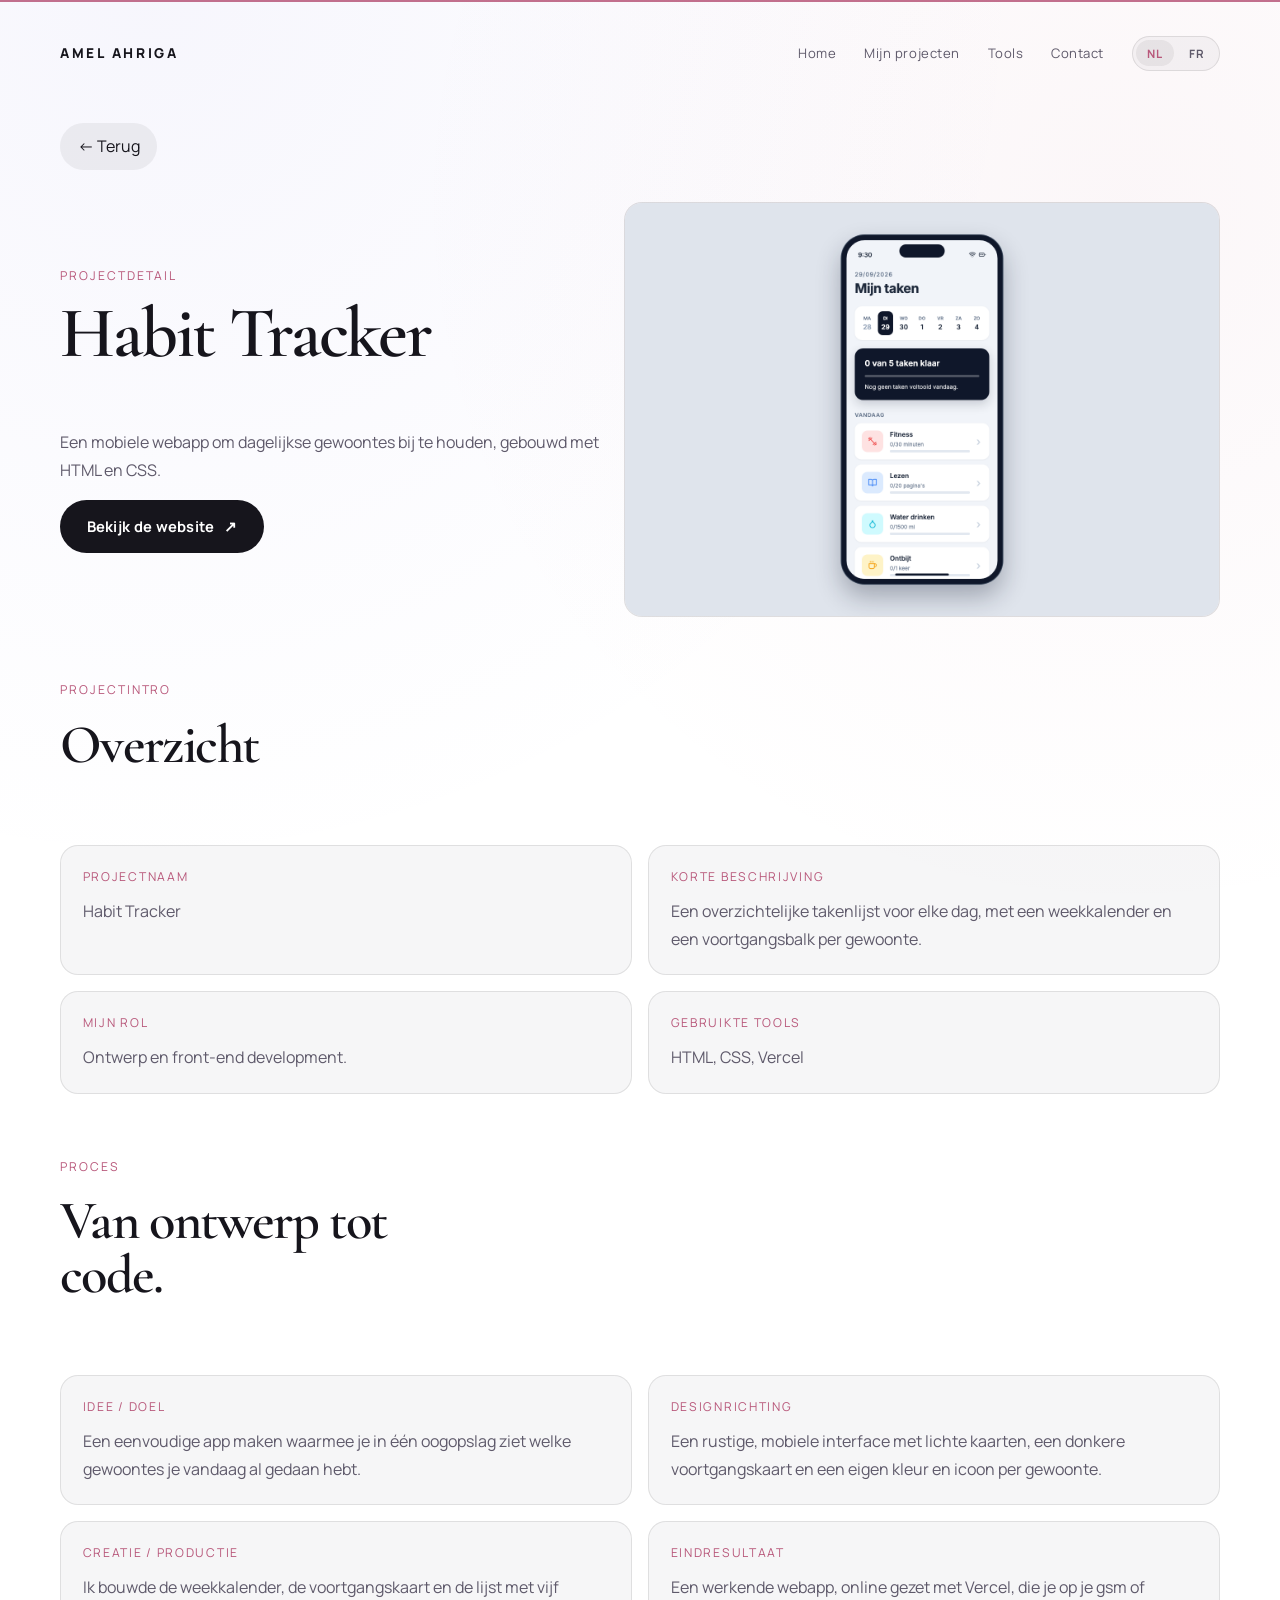
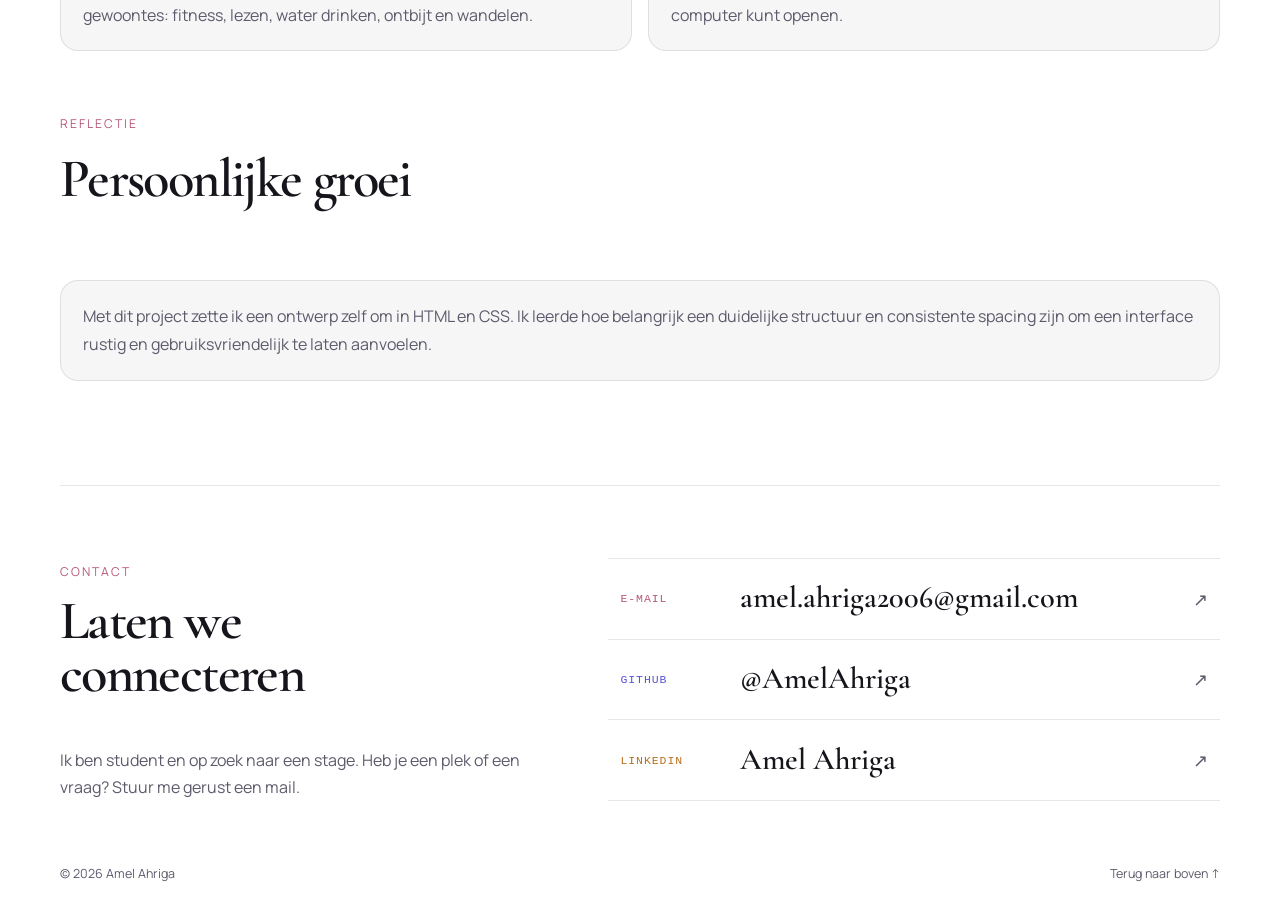
<file: habit-tracker.html>
<!doctype html>
<html lang="nl">
  <head>
    <meta charset="UTF-8" />
    <!-- Google Tag Manager -->
    <script>(function(w,d,s,l,i){w[l]=w[l]||[];w[l].push({'gtm.start':
    new Date().getTime(),event:'gtm.js'});var f=d.getElementsByTagName(s)[0],
    j=d.createElement(s),dl=l!='dataLayer'?'&l='+l:'';j.async=true;j.src=
    'https://www.googletagmanager.com/gtm.js?id='+i+dl;f.parentNode.insertBefore(j,f);
    })(window,document,'script','dataLayer','GTM-MWKPRJSG');</script>
    <!-- End Google Tag Manager -->
    <meta name="viewport" content="width=device-width, initial-scale=1.0" />
    <title data-i18n="meta.habit.title">Habit Tracker | Mobiele webapp in HTML en CSS - Amel Ahriga</title>
    <meta
      name="description"
      data-i18n-content="meta.habit.description"
      content="Habit Tracker: een mobiele webapp om dagelijkse gewoontes bij te houden, gebouwd met HTML en CSS door Amel Ahriga."
    />
    <link rel="canonical" href="https://portfolio-amel-xd.vercel.app/habit-tracker.html" />

    <!-- Open Graph / delen op social media -->
    <meta property="og:type" content="website" />
    <meta property="og:site_name" content="Amel Ahriga" />
    <meta property="og:locale" content="nl_BE" />
    <meta property="og:title" content="Habit Tracker | Mobiele webapp in HTML en CSS - Amel Ahriga" />
    <meta property="og:description" content="Habit Tracker: een mobiele webapp om dagelijkse gewoontes bij te houden, gebouwd met HTML en CSS door Amel Ahriga." />
    <meta property="og:url" content="https://portfolio-amel-xd.vercel.app/habit-tracker.html" />
    <meta property="og:image" content="https://portfolio-amel-xd.vercel.app/image/habit-tracker.png" />
    <meta property="og:image:secure_url" content="https://portfolio-amel-xd.vercel.app/image/habit-tracker.png" />
    <meta property="og:image:alt" content="Project Habit Tracker van Amel Ahriga" />
    <meta name="twitter:card" content="summary_large_image" />
    <meta name="twitter:title" content="Habit Tracker | Mobiele webapp in HTML en CSS - Amel Ahriga" />
    <meta name="twitter:description" content="Habit Tracker: een mobiele webapp om dagelijkse gewoontes bij te houden, gebouwd met HTML en CSS door Amel Ahriga." />
    <meta name="twitter:image" content="https://portfolio-amel-xd.vercel.app/image/habit-tracker.png" />
    <meta name="twitter:image:alt" content="Project Habit Tracker van Amel Ahriga" />
    <link rel="preconnect" href="https://fonts.googleapis.com" />
    <link rel="preconnect" href="https://fonts.gstatic.com" crossorigin />
    <link
      href="https://fonts.googleapis.com/css2?family=Manrope:wght@400;500;600;700;800&family=Cormorant+Garamond:wght@500;600&display=swap"
      rel="stylesheet"
    />
    <link rel="stylesheet" href="styles.css" />
  </head>
  <body>
    <!-- Google Tag Manager (noscript) -->
    <noscript><iframe src="https://www.googletagmanager.com/ns.html?id=GTM-MWKPRJSG"
    height="0" width="0" style="display:none;visibility:hidden"></iframe></noscript>
    <!-- End Google Tag Manager (noscript) -->
    <div class="page-shell">
      <header class="site-header">
        <button
          class="brand"
          type="button"
          data-open-home
          aria-label="Amel Ahriga, home"
        >
          <span class="brand-name">Amel Ahriga</span>
        </button>
        <div class="header-right">
          <nav
            class="site-nav"
            aria-label="Hoofdnavigatie"
            data-i18n-aria="nav.aria"
          >
            <button type="button" data-open-home data-i18n="nav.home">
              Home
            </button>
            <button type="button" data-scroll-to="projects" data-i18n="nav.projects">
              Mijn projecten
            </button>
            <button type="button" data-scroll-to="skills" data-i18n="nav.tools">
              Tools
            </button>
            <button type="button" data-scroll-to="contact" data-i18n="nav.contact">
              Contact
            </button>
          </nav>
          <div
            class="lang-switch"
            role="group"
            aria-label="Taal kiezen"
            data-i18n-aria="lang.aria"
          >
            <button type="button" data-set-lang="nl" lang="nl" aria-pressed="true">
              NL
            </button>
            <button type="button" data-set-lang="fr" lang="fr" aria-pressed="false">
              FR
            </button>
          </div>
        </div>
      </header>

      <main id="top">
        <!-- ===================== PROJECT: HABIT TRACKER ===================== -->
        <section
          class="project-detail section"
          data-project-view="habit-tracker"
        >
          <button
            class="back-button"
            type="button"
            data-back-to-projects
            data-i18n="common.back"
          >
            ← Terug
          </button>

          <div class="detail-hero reveal is-visible">
            <div class="detail-copy">
              <p class="eyebrow" data-i18n="common.projectDetail">
                Projectdetail
              </p>
              <h1>Habit Tracker</h1>
              <p class="section-text" data-i18n="habit.lead">
                Een mobiele webapp om dagelijkse gewoontes bij te houden,
                gebouwd met HTML en CSS.
              </p>
              <div class="hero-actions">
                <a
                  class="hero-button hero-button-primary"
                  href="https://habit-tracker-amel.vercel.app"
                  target="_blank"
                  rel="noopener"
                >
                  <span data-i18n="common.viewLive">Bekijk de website</span>
                  <span aria-hidden="true">↗</span>
                </a>
              </div>
            </div>
            <div class="detail-image-frame">
              <img
                src="image/habit-tracker.png"
                alt="Het scherm Mijn taken van de Habit Tracker met een weekkalender, voortgangsbalk en vijf dagelijkse gewoontes."
                data-i18n-alt="habit.alt"
              />
            </div>
          </div>

          <div class="detail-section">
            <div class="section-heading">
              <p class="eyebrow" data-i18n="common.projectIntro">
                Projectintro
              </p>
              <h2 data-i18n="common.overview">Overzicht</h2>
            </div>
            <div class="detail-meta-grid">
              <article class="detail-meta-card">
                <p class="meta-label" data-i18n="common.projectName">
                  Projectnaam
                </p>
                <p>Habit Tracker</p>
              </article>
              <article class="detail-meta-card">
                <p class="meta-label" data-i18n="common.shortDesc">
                  Korte beschrijving
                </p>
                <p data-i18n="habit.shortDesc">
                  Een overzichtelijke takenlijst voor elke dag, met een
                  weekkalender en een voortgangsbalk per gewoonte.
                </p>
              </article>
              <article class="detail-meta-card">
                <p class="meta-label" data-i18n="common.role">Mijn rol</p>
                <p data-i18n="habit.role">Ontwerp en front-end development.</p>
              </article>
              <article class="detail-meta-card">
                <p class="meta-label" data-i18n="common.tools">
                  Gebruikte tools
                </p>
                <p>HTML, CSS, Vercel</p>
              </article>
            </div>
          </div>

          <div class="detail-section">
            <div class="section-heading">
              <p class="eyebrow" data-i18n="common.process">Proces</p>
              <h2 data-i18n="habit.processTitle">Van ontwerp tot code.</h2>
            </div>
            <div class="process-grid">
              <article class="process-card">
                <p class="meta-label" data-i18n="common.idea">Idee / doel</p>
                <p data-i18n="habit.idea">
                  Een eenvoudige app maken waarmee je in één oogopslag ziet
                  welke gewoontes je vandaag al gedaan hebt.
                </p>
              </article>
              <article class="process-card">
                <p class="meta-label" data-i18n="common.direction">
                  Designrichting
                </p>
                <p data-i18n="habit.direction">
                  Een rustige, mobiele interface met lichte kaarten, een
                  donkere voortgangskaart en een eigen kleur en icoon per
                  gewoonte.
                </p>
              </article>
              <article class="process-card">
                <p class="meta-label" data-i18n="common.creation">
                  Creatie / productie
                </p>
                <p data-i18n="habit.creation">
                  Ik bouwde de weekkalender, de voortgangskaart en de lijst
                  met vijf gewoontes: fitness, lezen, water drinken, ontbijt
                  en wandelen.
                </p>
              </article>
              <article class="process-card">
                <p class="meta-label" data-i18n="common.result">
                  Eindresultaat
                </p>
                <p data-i18n="habit.result">
                  Een werkende webapp, online gezet met Vercel, die je op je
                  gsm of computer kunt openen.
                </p>
              </article>
            </div>
          </div>

          <div class="detail-section">
            <div class="section-heading">
              <p class="eyebrow" data-i18n="common.reflection">Reflectie</p>
              <h2 data-i18n="common.growth">Persoonlijke groei</h2>
            </div>
            <div class="reflection-card">
              <p data-i18n="habit.reflection">
                Met dit project zette ik een ontwerp zelf om in HTML en CSS.
                Ik leerde hoe belangrijk een duidelijke structuur en
                consistente spacing zijn om een interface rustig en
                gebruiksvriendelijk te laten aanvoelen.
              </p>
            </div>
          </div>
        </section>

      </main>

      <footer class="site-footer section reveal" id="contact">
        <div class="contact-layout">
          <div class="contact-intro">
            <p class="eyebrow" data-i18n="nav.contact">Contact</p>
            <h2 data-i18n="footer.title">Laten we connecteren</h2>
            <p class="footer-text" data-i18n="footer.internship">
              Ik ben student en op zoek naar een stage. Heb je een plek of een
              vraag? Stuur me gerust een mail.
            </p>
          </div>

          <ul class="contact-list">
            <li class="contact-row contact-row-mail">
              <span class="contact-label" data-i18n="contact.email">E-mail</span>
              <a class="contact-value" href="mailto:amel.ahriga2006@gmail.com"
                >amel.ahriga2006@gmail.com</a
              >
              <span class="contact-arrow" aria-hidden="true">↗</span>
            </li>
            <li class="contact-row contact-row-github">
              <span class="contact-label">GitHub</span>
              <a
                class="contact-value"
                href="https://github.com/AmelAhriga"
                target="_blank"
                rel="noopener"
                >@AmelAhriga</a
              >
              <span class="contact-arrow" aria-hidden="true">↗</span>
            </li>
            <li class="contact-row contact-row-linkedin">
              <span class="contact-label">LinkedIn</span>
              <a
                class="contact-value"
                href="https://www.linkedin.com/in/amel-ahriga"
                target="_blank"
                rel="noopener"
                >Amel Ahriga</a
              >
              <span class="contact-arrow" aria-hidden="true">↗</span>
            </li>
          </ul>
        </div>

        <div class="footer-bottom">
          <span>© <span data-year>2026</span> Amel Ahriga</span>
          <a href="#top" data-i18n="footer.top"
            >Terug naar boven ↑</a
          >
        </div>
      </footer>
    </div>

    <script src="translations.js"></script>
    <script src="script.js"></script>
  </body>
</html>
</file>
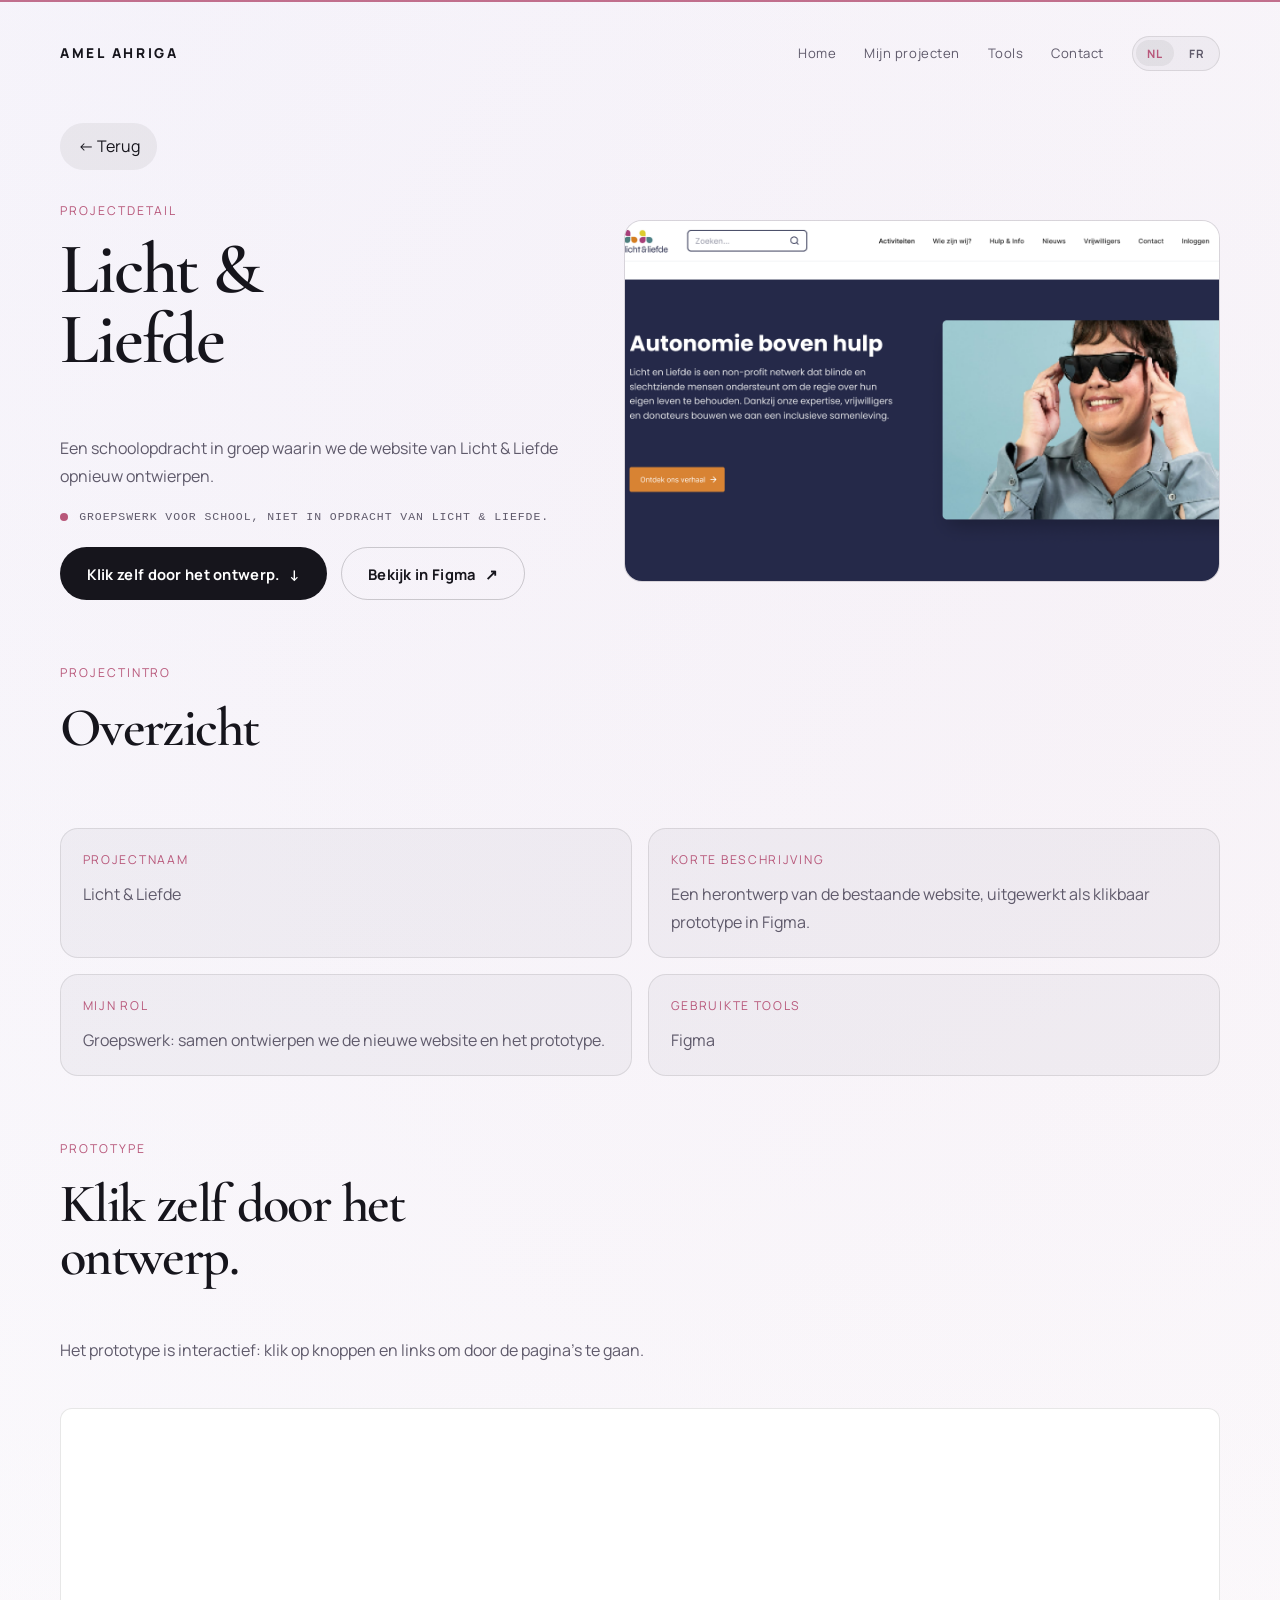
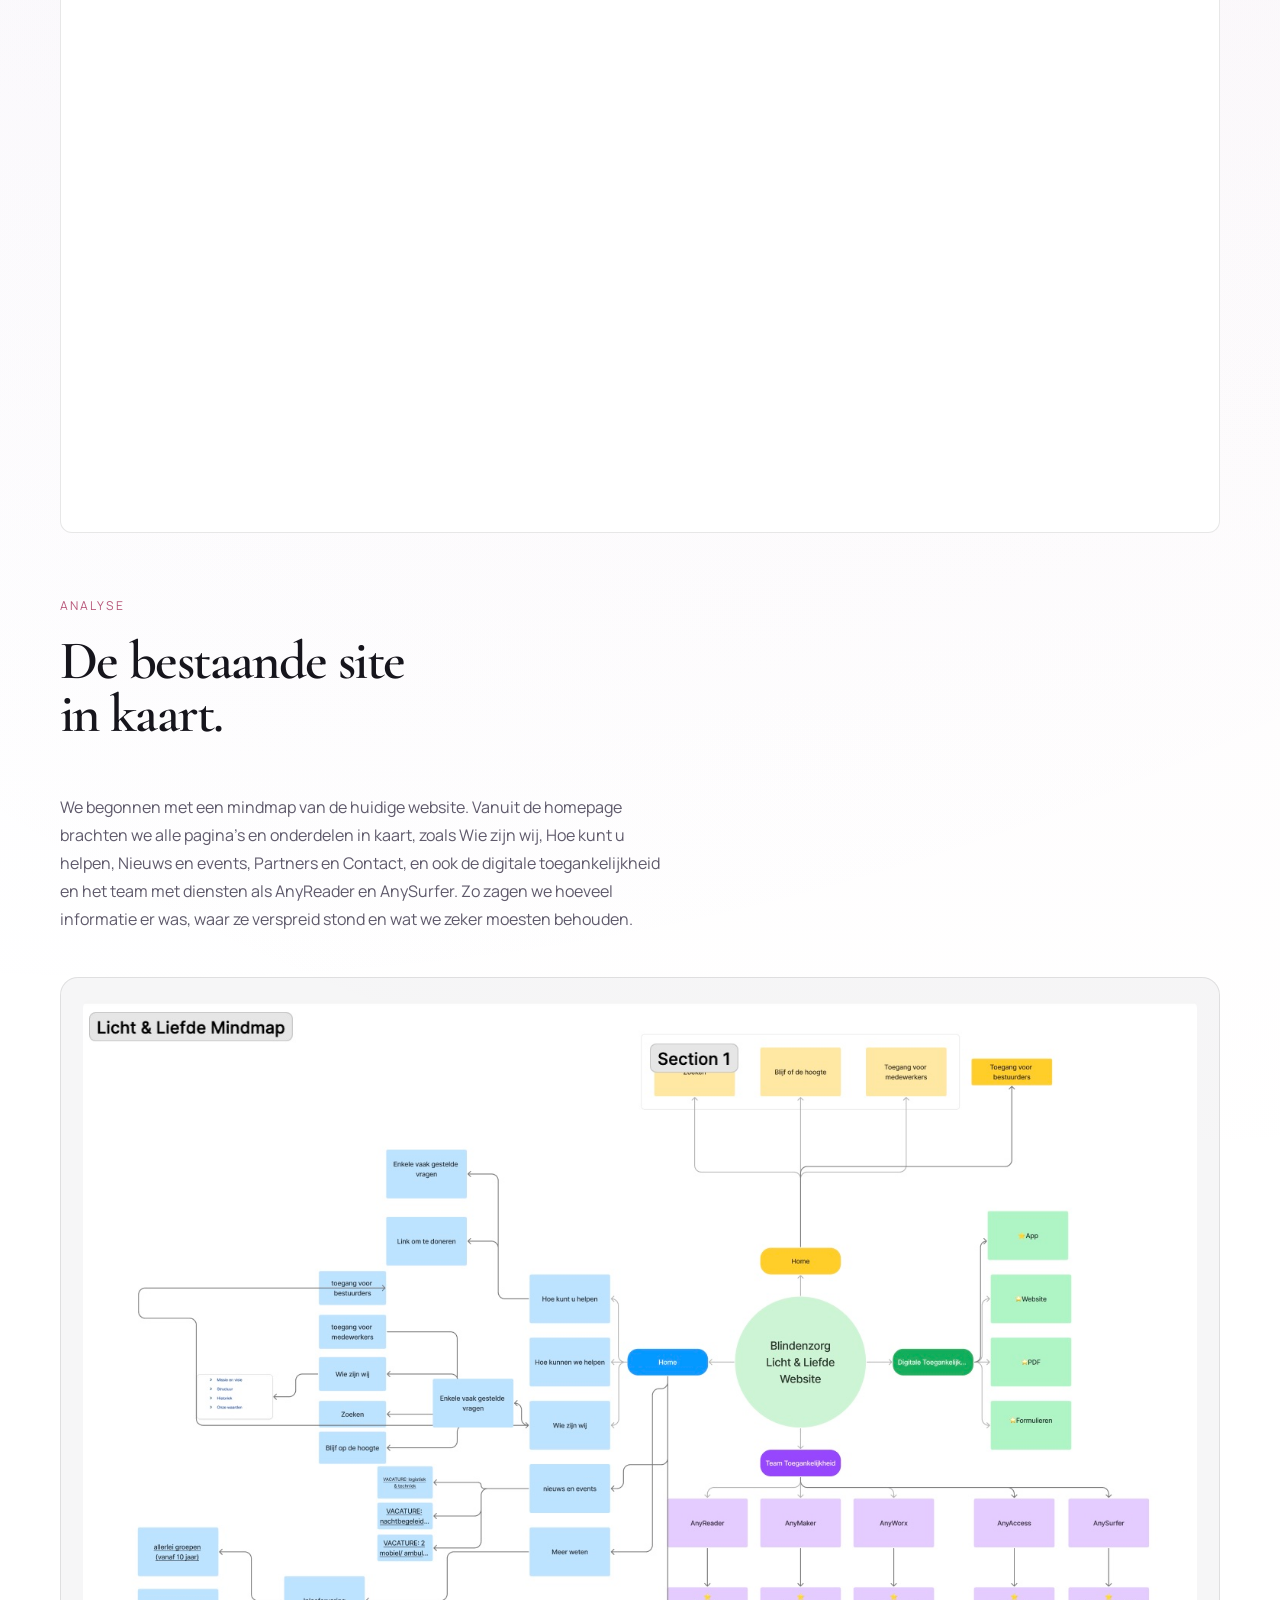
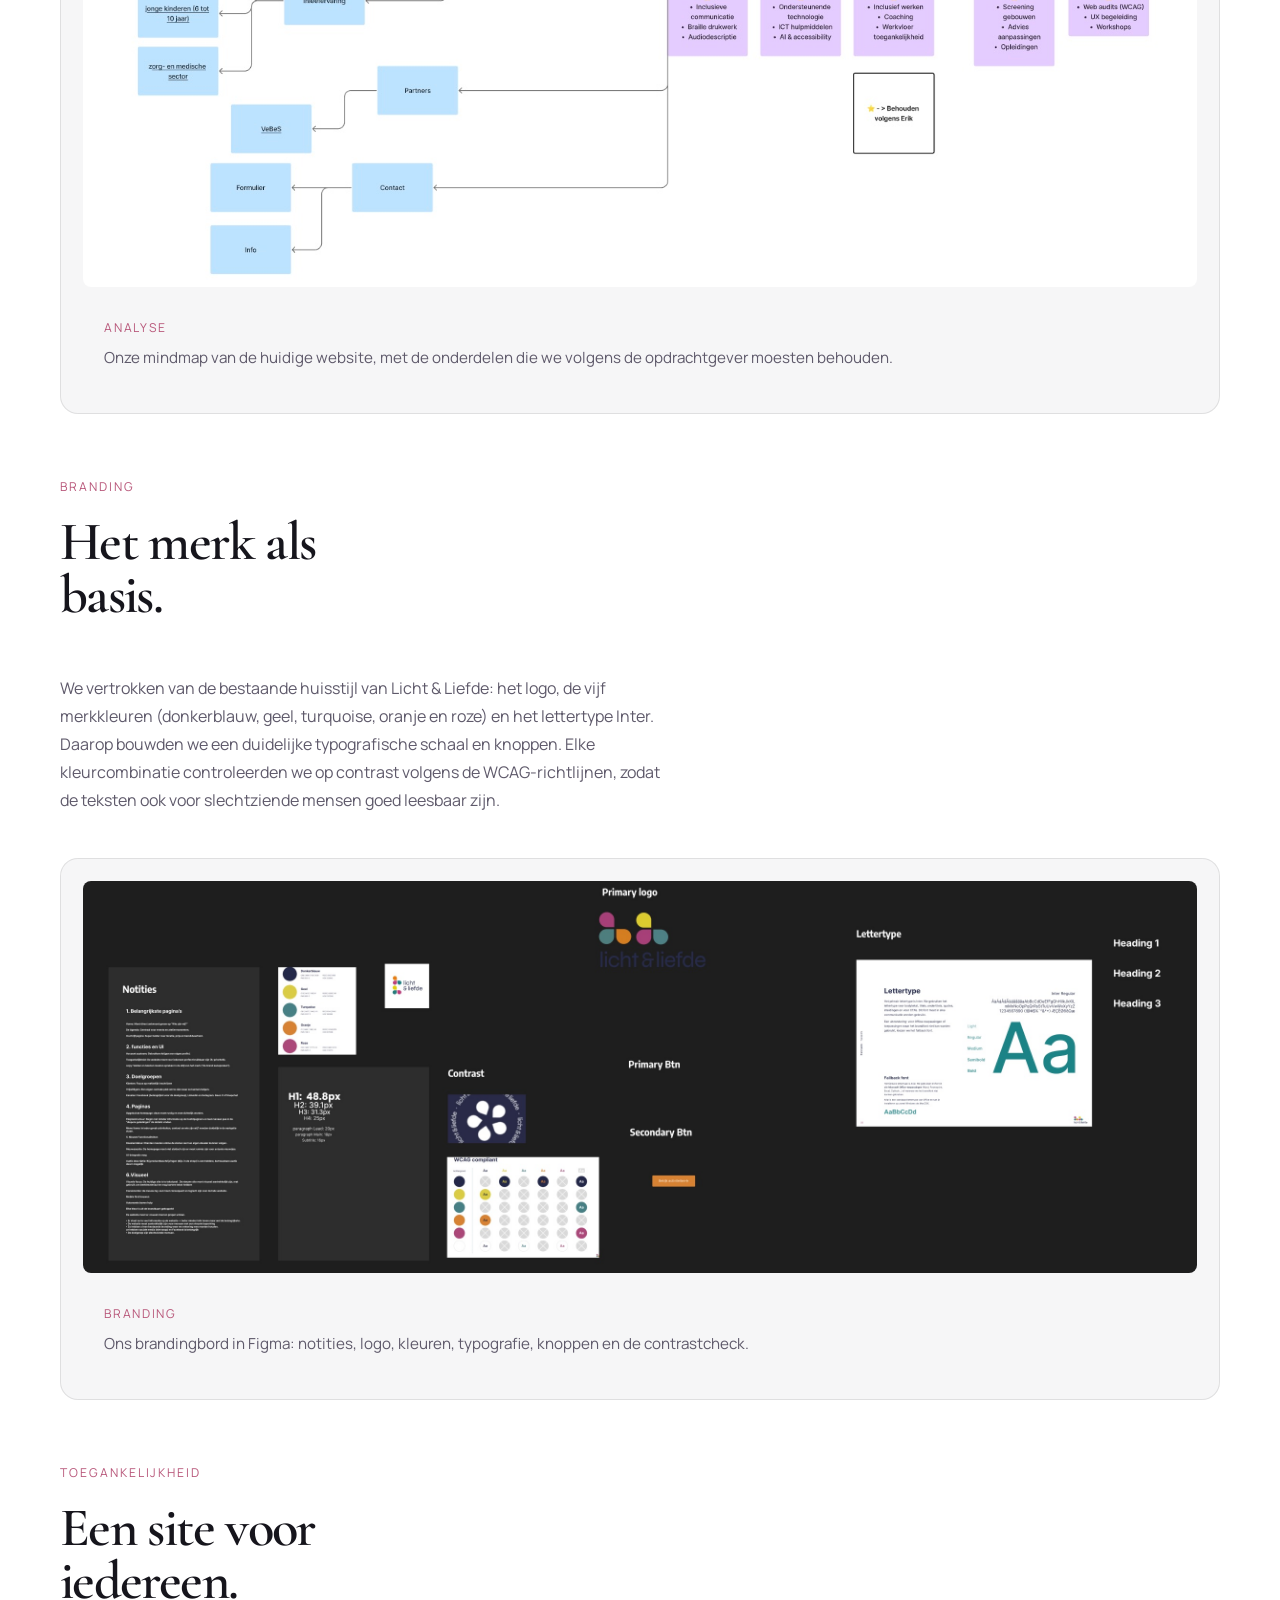
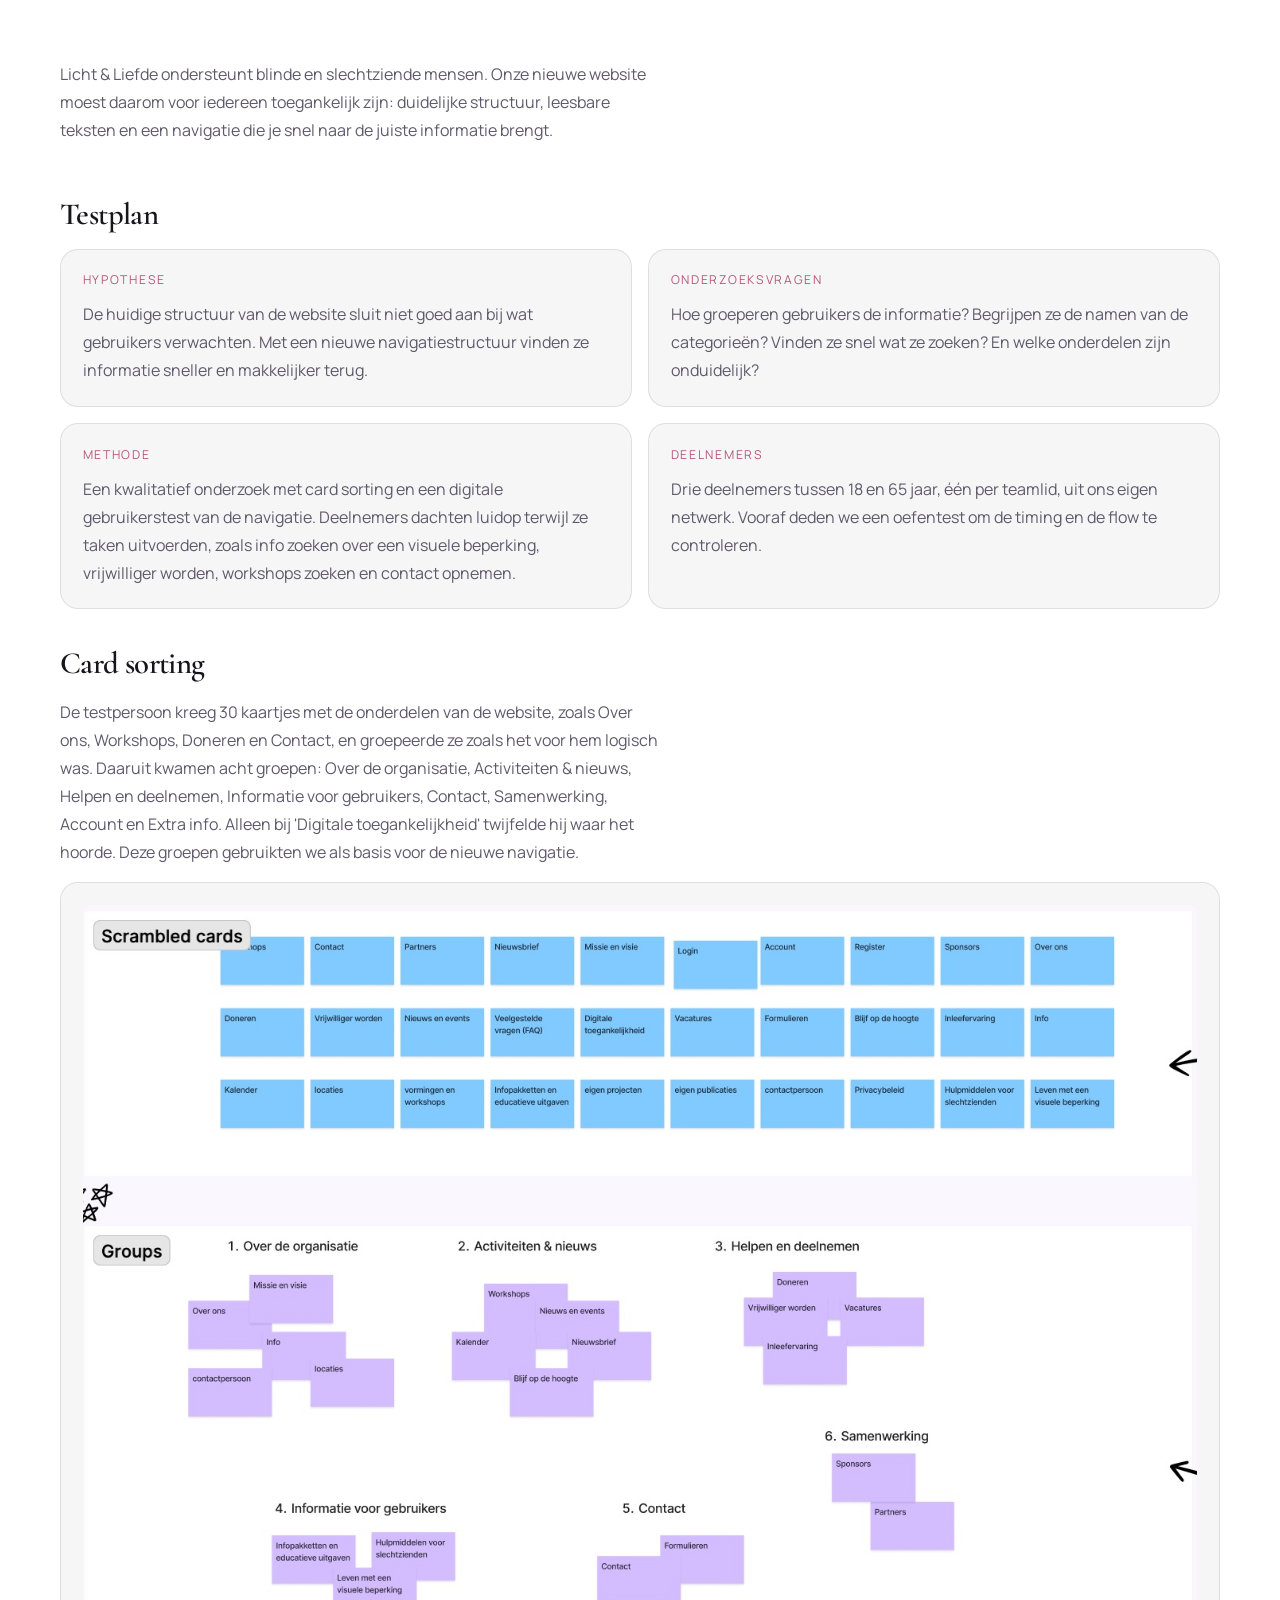
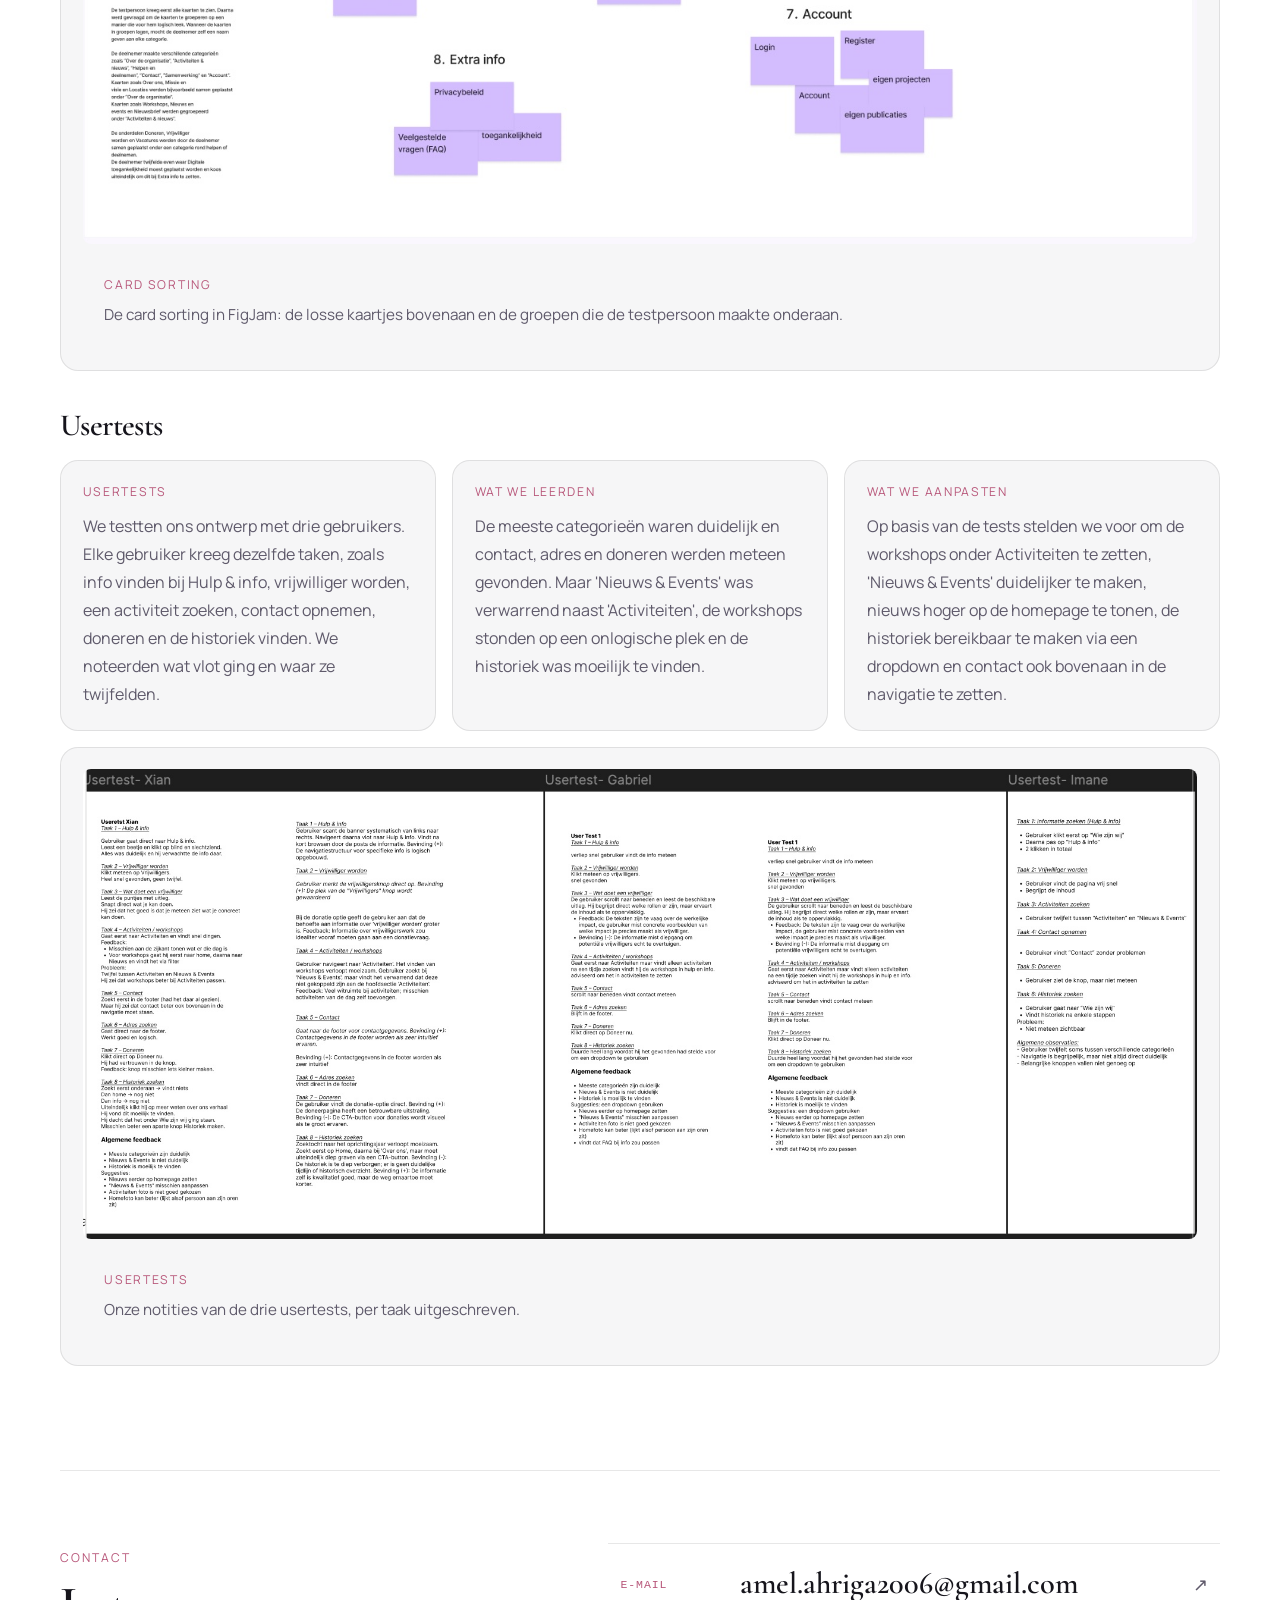
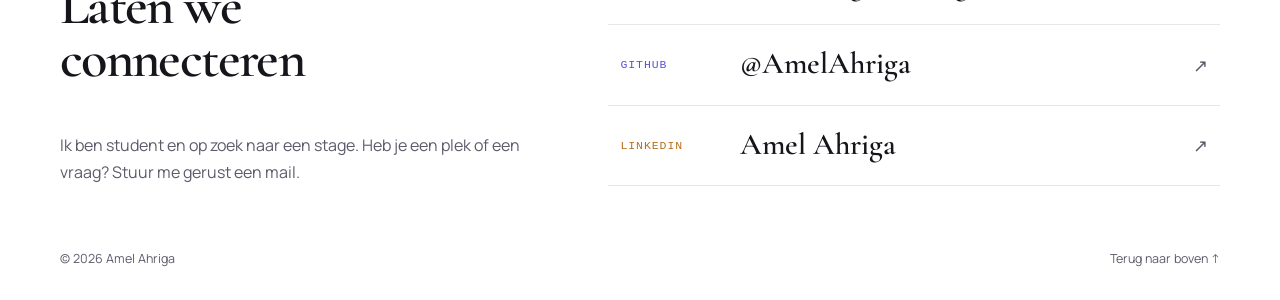
<file: licht-en-liefde.html>
<!doctype html>
<html lang="nl">
  <head>
    <meta charset="UTF-8" />
    <!-- Google Tag Manager -->
    <script>(function(w,d,s,l,i){w[l]=w[l]||[];w[l].push({'gtm.start':
    new Date().getTime(),event:'gtm.js'});var f=d.getElementsByTagName(s)[0],
    j=d.createElement(s),dl=l!='dataLayer'?'&l='+l:'';j.async=true;j.src=
    'https://www.googletagmanager.com/gtm.js?id='+i+dl;f.parentNode.insertBefore(j,f);
    })(window,document,'script','dataLayer','GTM-MWKPRJSG');</script>
    <!-- End Google Tag Manager -->
    <meta name="viewport" content="width=device-width, initial-scale=1.0" />
    <title data-i18n="meta.lichtliefde.title">Licht &amp; Liefde | Website herontwerp met Figma en usertests</title>
    <meta
      name="description"
      data-i18n-content="meta.lichtliefde.description"
      content="Groepsproject: het herontwerp van de website van Licht &amp; Liefde, met card sorting, usertests en toegankelijkheid (WCAG)."
    />
    <link rel="canonical" href="https://portfolio-amel-xd.vercel.app/licht-en-liefde.html" />

    <!-- Open Graph / delen op social media -->
    <meta property="og:type" content="website" />
    <meta property="og:site_name" content="Amel Ahriga" />
    <meta property="og:locale" content="nl_BE" />
    <meta property="og:title" content="Licht &amp; Liefde | Website herontwerp met Figma en usertests" />
    <meta property="og:description" content="Groepsproject: het herontwerp van de website van Licht &amp; Liefde, met card sorting, usertests en toegankelijkheid (WCAG)." />
    <meta property="og:url" content="https://portfolio-amel-xd.vercel.app/licht-en-liefde.html" />
    <meta property="og:image" content="https://portfolio-amel-xd.vercel.app/image/licht-en-liefde.png" />
    <meta property="og:image:secure_url" content="https://portfolio-amel-xd.vercel.app/image/licht-en-liefde.png" />
    <meta property="og:image:alt" content="Project Licht &amp; Liefde van Amel Ahriga" />
    <meta name="twitter:card" content="summary_large_image" />
    <meta name="twitter:title" content="Licht &amp; Liefde | Website herontwerp met Figma en usertests" />
    <meta name="twitter:description" content="Groepsproject: het herontwerp van de website van Licht &amp; Liefde, met card sorting, usertests en toegankelijkheid (WCAG)." />
    <meta name="twitter:image" content="https://portfolio-amel-xd.vercel.app/image/licht-en-liefde.png" />
    <meta name="twitter:image:alt" content="Project Licht &amp; Liefde van Amel Ahriga" />
    <link rel="preconnect" href="https://fonts.googleapis.com" />
    <link rel="preconnect" href="https://fonts.gstatic.com" crossorigin />
    <link
      href="https://fonts.googleapis.com/css2?family=Manrope:wght@400;500;600;700;800&family=Cormorant+Garamond:wght@500;600&display=swap"
      rel="stylesheet"
    />
    <link rel="stylesheet" href="styles.css" />
  </head>
  <body>
    <!-- Google Tag Manager (noscript) -->
    <noscript><iframe src="https://www.googletagmanager.com/ns.html?id=GTM-MWKPRJSG"
    height="0" width="0" style="display:none;visibility:hidden"></iframe></noscript>
    <!-- End Google Tag Manager (noscript) -->
    <div class="page-shell">
      <header class="site-header">
        <button
          class="brand"
          type="button"
          data-open-home
          aria-label="Amel Ahriga, home"
        >
          <span class="brand-name">Amel Ahriga</span>
        </button>
        <div class="header-right">
          <nav
            class="site-nav"
            aria-label="Hoofdnavigatie"
            data-i18n-aria="nav.aria"
          >
            <button type="button" data-open-home data-i18n="nav.home">
              Home
            </button>
            <button type="button" data-scroll-to="projects" data-i18n="nav.projects">
              Mijn projecten
            </button>
            <button type="button" data-scroll-to="skills" data-i18n="nav.tools">
              Tools
            </button>
            <button type="button" data-scroll-to="contact" data-i18n="nav.contact">
              Contact
            </button>
          </nav>
          <div
            class="lang-switch"
            role="group"
            aria-label="Taal kiezen"
            data-i18n-aria="lang.aria"
          >
            <button type="button" data-set-lang="nl" lang="nl" aria-pressed="true">
              NL
            </button>
            <button type="button" data-set-lang="fr" lang="fr" aria-pressed="false">
              FR
            </button>
          </div>
        </div>
      </header>

      <main id="top">
        <!-- ===================== PROJECT: LICHT &amp; LIEFDE ===================== -->
        <section
          class="project-detail section"
          data-project-view="licht-en-liefde"
        >
          <button
            class="back-button"
            type="button"
            data-back-to-projects
            data-i18n="common.back"
          >
            ← Terug
          </button>

          <div class="detail-hero reveal is-visible">
            <div class="detail-copy">
              <p class="eyebrow" data-i18n="common.projectDetail">Projectdetail</p>
              <h1>Licht &amp; Liefde</h1>
              <p class="section-text" data-i18n="ll.lead">Een schoolopdracht in groep waarin we de website van Licht &amp; Liefde opnieuw ontwierpen.</p>
              <p class="in-progress-note status-note">
                <span class="in-progress-dot" aria-hidden="true"></span>
                <span data-i18n="ll.note">Groepswerk voor school, niet in opdracht van Licht &amp; Liefde.</span>
              </p>
              <div class="hero-actions">
                <a class="hero-button hero-button-primary" href="#prototype">
                  <span data-i18n="common.prototypeTitle">Klik zelf door het ontwerp.</span>
                  <span aria-hidden="true">↓</span>
                </a>
                <a
                  class="hero-button hero-button-ghost"
                  href="https://www.figma.com/proto/BmdX1hwFQbO1dwaCABqiJA/Wireframe-Licht---Liefde?node-id=11-14&amp;page-id=0%3A1&amp;starting-point-node-id=11%3A14"
                  target="_blank"
                  rel="noopener"
                >
                  <span data-i18n="common.viewFigma">Bekijk in Figma</span>
                  <span aria-hidden="true">↗</span>
                </a>
              </div>
            </div>
            <div class="detail-image-frame">
              <img
                src="image/licht-en-liefde.png"
                alt="Homepage van het nieuwe Licht &amp; Liefde-ontwerp met de titel Autonomie boven hulp, een korte uitleg over het netwerk en een foto van een vrouw met een zonnebril."
                data-i18n-alt="ll.alt"
              />
            </div>
          </div>

          <div class="detail-section">
            <div class="section-heading">
              <p class="eyebrow" data-i18n="common.projectIntro">Projectintro</p>
              <h2 data-i18n="common.overview">Overzicht</h2>
            </div>
            <div class="detail-meta-grid">
              <article class="detail-meta-card">
                <p class="meta-label" data-i18n="common.projectName">Projectnaam</p>
                <p>Licht &amp; Liefde</p>
              </article>
              <article class="detail-meta-card">
                <p class="meta-label" data-i18n="common.shortDesc">Korte beschrijving</p>
                <p data-i18n="ll.shortDesc">Een herontwerp van de bestaande website, uitgewerkt als klikbaar prototype in Figma.</p>
              </article>
              <article class="detail-meta-card">
                <p class="meta-label" data-i18n="common.role">Mijn rol</p>
                <p data-i18n="ll.role">Groepswerk: samen ontwierpen we de nieuwe website en het prototype.</p>
              </article>
              <article class="detail-meta-card">
                <p class="meta-label" data-i18n="common.tools">Gebruikte tools</p>
                <p>Figma</p>
              </article>
            </div>
          </div>

          <div class="detail-section" id="prototype">
            <div class="prototype-heading">
              <div class="section-heading">
                <p class="eyebrow" data-i18n="common.prototype">Prototype</p>
                <h2 data-i18n="common.prototypeTitle">Klik zelf door het ontwerp.</h2>
                <p class="section-text" data-i18n="common.prototypeHint">Het prototype is interactief: klik op knoppen en links om door de pagina's te gaan.</p>
              </div>
            </div>
            <div class="prototype-stage">
              <div class="prototype-frame" data-prototype data-view="desktop">
                <iframe
                  src="https://embed.figma.com/proto/BmdX1hwFQbO1dwaCABqiJA/Wireframe-Licht---Liefde?node-id=11-14&amp;scaling=min-zoom&amp;content-scaling=fixed&amp;page-id=0%3A1&amp;starting-point-node-id=11%3A14&amp;embed-host=share"
                  title="Klikbaar Figma-prototype van de Licht &amp; Liefde-website"
                  loading="lazy"
                  allowfullscreen
                ></iframe>
              </div>
            </div>
          </div>

          <div class="detail-section">
            <div class="section-heading">
              <p class="eyebrow" data-i18n="ll.mmEyebrow">Analyse</p>
              <h2 data-i18n="ll.mmTitle">De bestaande site in kaart.</h2>
              <p class="section-text" data-i18n="ll.mm">We begonnen met een mindmap van de huidige website. Vanuit de homepage brachten we alle pagina's en onderdelen in kaart, zoals Wie zijn wij, Hoe kunt u helpen, Nieuws en events, Partners en Contact, en ook de digitale toegankelijkheid en het team met diensten als AnyReader en AnySurfer. Zo zagen we hoeveel informatie er was, waar ze verspreid stond en wat we zeker moesten behouden.</p>
            </div>
            <div class="detail-gallery">
              <figure class="gallery-card gallery-visual gallery-span">
                <img
                  src="image/licht-en-liefde-mindmap.jpg"
                  alt="Mindmap van de website van Licht &amp; Liefde met in het midden de homepage en daarrond alle pagina's, de digitale toegankelijkheid en het toegankelijkheidsteam met zijn diensten."
                  data-i18n-alt="ll.mmAlt"
                />
                <figcaption>
                  <span data-i18n="ll.mmEyebrow">Analyse</span>
                  <p data-i18n="ll.mmCaption">Onze mindmap van de huidige website, met de onderdelen die we volgens de opdrachtgever moesten behouden.</p>
                </figcaption>
              </figure>
            </div>
          </div>

          <div class="detail-section">
            <div class="section-heading">
              <p class="eyebrow" data-i18n="ll.brandEyebrow">Branding</p>
              <h2 data-i18n="ll.brandTitle">Het merk als basis.</h2>
              <p class="section-text" data-i18n="ll.brand">We vertrokken van de bestaande huisstijl van Licht &amp; Liefde: het logo, de vijf merkkleuren (donkerblauw, geel, turquoise, oranje en roze) en het lettertype Inter. Daarop bouwden we een duidelijke typografische schaal en knoppen. Elke kleurcombinatie controleerden we op contrast volgens de WCAG-richtlijnen, zodat de teksten ook voor slechtziende mensen goed leesbaar zijn.</p>
            </div>
            <div class="detail-gallery">
              <figure class="gallery-card gallery-visual gallery-span">
                <img
                  src="image/licht-en-liefde-branding.jpg"
                  alt="Brandingbord van Licht &amp; Liefde met notities, het logo, de vijf merkkleuren, de lettergroottes, het lettertype Inter, de knoppen en een WCAG-contrasttabel."
                  data-i18n-alt="ll.brandAlt"
                />
                <figcaption>
                  <span data-i18n="ll.brandEyebrow">Branding</span>
                  <p data-i18n="ll.brandCaption">Ons brandingbord in Figma: notities, logo, kleuren, typografie, knoppen en de contrastcheck.</p>
                </figcaption>
              </figure>
            </div>
          </div>

          <div class="detail-section">
            <div class="section-heading">
              <p class="eyebrow" data-i18n="ll.a11yEyebrow">Toegankelijkheid</p>
              <h2 data-i18n="ll.a11yTitle">Een site voor iedereen.</h2>
              <p class="section-text" data-i18n="ll.goal">Licht &amp; Liefde ondersteunt blinde en slechtziende mensen. Onze nieuwe website moest daarom voor iedereen toegankelijk zijn: duidelijke structuur, leesbare teksten en een navigatie die je snel naar de juiste informatie brengt.</p>
            </div>
            <h3 class="detail-subtitle" data-i18n="ll.planLabel">Testplan</h3>
            <div class="process-grid process-grid-plan">
              <article class="process-card">
                <p class="meta-label" data-i18n="ll.hypLabel">Hypothese</p>
                <p data-i18n="ll.hyp">De huidige structuur van de website sluit niet goed aan bij wat gebruikers verwachten. Met een nieuwe navigatiestructuur vinden ze informatie sneller en makkelijker terug.</p>
              </article>
              <article class="process-card">
                <p class="meta-label" data-i18n="ll.questionsLabel">Onderzoeksvragen</p>
                <p data-i18n="ll.questions">Hoe groeperen gebruikers de informatie? Begrijpen ze de namen van de categorieën? Vinden ze snel wat ze zoeken? En welke onderdelen zijn onduidelijk?</p>
              </article>
              <article class="process-card">
                <p class="meta-label" data-i18n="ll.methodLabel">Methode</p>
                <p data-i18n="ll.method">Een kwalitatief onderzoek met card sorting en een digitale gebruikerstest van de navigatie. Deelnemers dachten luidop terwijl ze taken uitvoerden, zoals info zoeken over een visuele beperking, vrijwilliger worden, workshops zoeken en contact opnemen.</p>
              </article>
              <article class="process-card">
                <p class="meta-label" data-i18n="ll.participantsLabel">Deelnemers</p>
                <p data-i18n="ll.participants">Drie deelnemers tussen 18 en 65 jaar, één per teamlid, uit ons eigen netwerk. Vooraf deden we een oefentest om de timing en de flow te controleren.</p>
              </article>
            </div>
            <h3 class="detail-subtitle" data-i18n="ll.csLabel">Card sorting</h3>
            <p class="section-text detail-subtext" data-i18n="ll.cs">De testpersoon kreeg 30 kaartjes met de onderdelen van de website, zoals Over ons, Workshops, Doneren en Contact, en groepeerde ze zoals het voor hem logisch was. Daaruit kwamen acht groepen: Over de organisatie, Activiteiten &amp; nieuws, Helpen en deelnemen, Informatie voor gebruikers, Contact, Samenwerking, Account en Extra info. Alleen bij 'Digitale toegankelijkheid' twijfelde hij waar het hoorde. Deze groepen gebruikten we als basis voor de nieuwe navigatie.</p>
            <div class="detail-gallery">
              <figure class="gallery-card gallery-visual gallery-span">
                <img
                  src="image/licht-en-liefde-cardsorting.jpg"
                  alt="Card sorting in FigJam: bovenaan de losse kaartjes met de onderdelen van de website, onderaan de acht groepen die de testpersoon maakte."
                  data-i18n-alt="ll.csAlt"
                />
                <figcaption>
                  <span data-i18n="ll.csLabel">Card sorting</span>
                  <p data-i18n="ll.csCaption">De card sorting in FigJam: de losse kaartjes bovenaan en de groepen die de testpersoon maakte onderaan.</p>
                </figcaption>
              </figure>
            </div>
            <h3 class="detail-subtitle" data-i18n="ll.testLabel">Usertests</h3>
            <div class="process-grid process-grid-3">
              <article class="process-card">
                <p class="meta-label" data-i18n="ll.testLabel">Usertests</p>
                <p data-i18n="ll.test">We testten ons ontwerp met drie gebruikers. Elke gebruiker kreeg dezelfde taken, zoals info vinden bij Hulp &amp; info, vrijwilliger worden, een activiteit zoeken, contact opnemen, doneren en de historiek vinden. We noteerden wat vlot ging en waar ze twijfelden.</p>
              </article>
              <article class="process-card">
                <p class="meta-label" data-i18n="ll.findingsLabel">Wat we leerden</p>
                <p data-i18n="ll.findings">De meeste categorieën waren duidelijk en contact, adres en doneren werden meteen gevonden. Maar 'Nieuws &amp; Events' was verwarrend naast 'Activiteiten', de workshops stonden op een onlogische plek en de historiek was moeilijk te vinden.</p>
              </article>
              <article class="process-card">
                <p class="meta-label" data-i18n="ll.changesLabel">Wat we aanpasten</p>
                <p data-i18n="ll.changes">Op basis van de tests stelden we voor om de workshops onder Activiteiten te zetten, 'Nieuws &amp; Events' duidelijker te maken, nieuws hoger op de homepage te tonen, de historiek bereikbaar te maken via een dropdown en contact ook bovenaan in de navigatie te zetten.</p>
              </article>
            </div>
            <div class="detail-gallery">
              <figure class="gallery-card gallery-visual gallery-span">
                <img
                  src="image/licht-en-liefde-usertests.jpg"
                  alt="Notities van de usertests met Xian, Gabriel en Imane: per taak wat de gebruiker deed, wat goed ging en welke feedback ze gaven."
                  data-i18n-alt="ll.usertestsAlt"
                />
                <figcaption>
                  <span data-i18n="ll.testLabel">Usertests</span>
                  <p data-i18n="ll.usertestsCaption">Onze notities van de drie usertests, per taak uitgeschreven.</p>
                </figcaption>
              </figure>
            </div>
          </div>
        </section>

      </main>

      <footer class="site-footer section reveal" id="contact">
        <div class="contact-layout">
          <div class="contact-intro">
            <p class="eyebrow" data-i18n="nav.contact">Contact</p>
            <h2 data-i18n="footer.title">Laten we connecteren</h2>
            <p class="footer-text" data-i18n="footer.internship">
              Ik ben student en op zoek naar een stage. Heb je een plek of een
              vraag? Stuur me gerust een mail.
            </p>
          </div>

          <ul class="contact-list">
            <li class="contact-row contact-row-mail">
              <span class="contact-label" data-i18n="contact.email">E-mail</span>
              <a class="contact-value" href="mailto:amel.ahriga2006@gmail.com"
                >amel.ahriga2006@gmail.com</a
              >
              <span class="contact-arrow" aria-hidden="true">↗</span>
            </li>
            <li class="contact-row contact-row-github">
              <span class="contact-label">GitHub</span>
              <a
                class="contact-value"
                href="https://github.com/AmelAhriga"
                target="_blank"
                rel="noopener"
                >@AmelAhriga</a
              >
              <span class="contact-arrow" aria-hidden="true">↗</span>
            </li>
            <li class="contact-row contact-row-linkedin">
              <span class="contact-label">LinkedIn</span>
              <a
                class="contact-value"
                href="https://www.linkedin.com/in/amel-ahriga"
                target="_blank"
                rel="noopener"
                >Amel Ahriga</a
              >
              <span class="contact-arrow" aria-hidden="true">↗</span>
            </li>
          </ul>
        </div>

        <div class="footer-bottom">
          <span>© <span data-year>2026</span> Amel Ahriga</span>
          <a href="#top" data-i18n="footer.top"
            >Terug naar boven ↑</a
          >
        </div>
      </footer>
    </div>

    <script src="translations.js"></script>
    <script src="script.js"></script>
  </body>
</html>
</file>
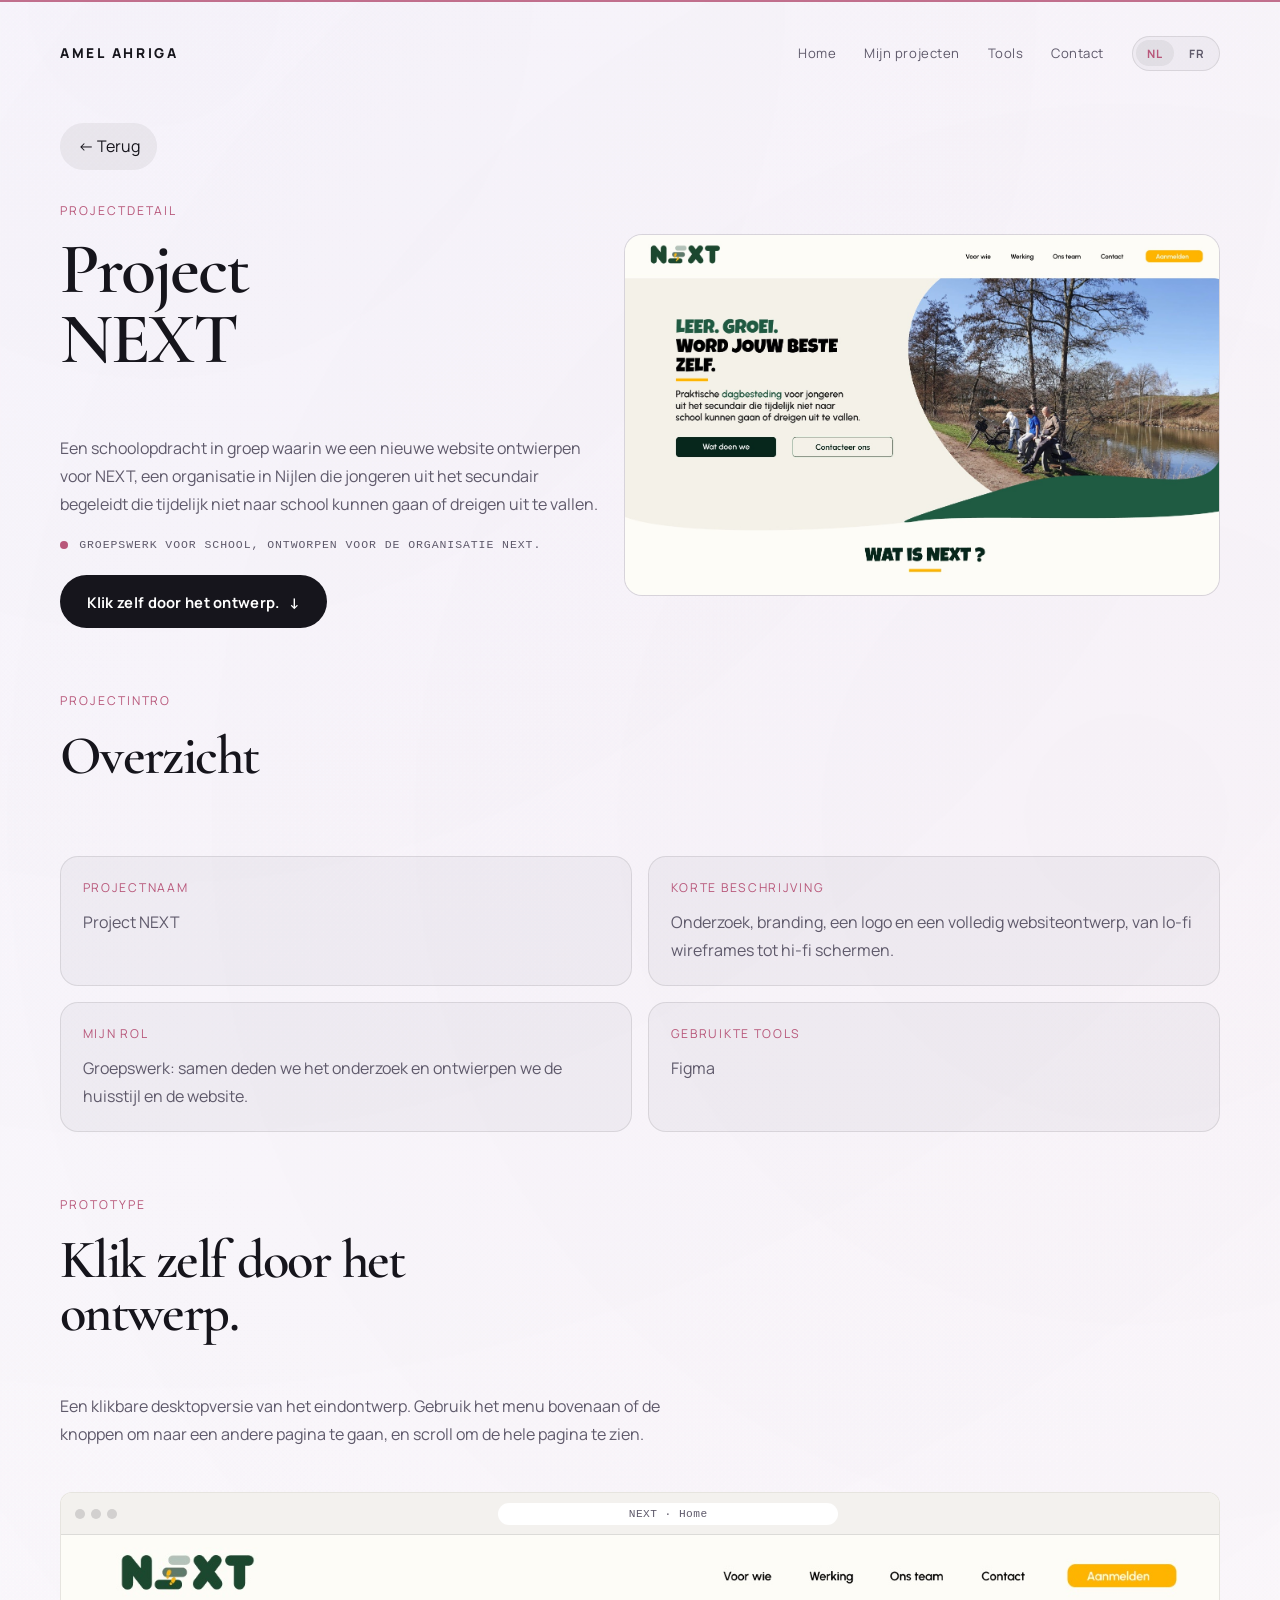
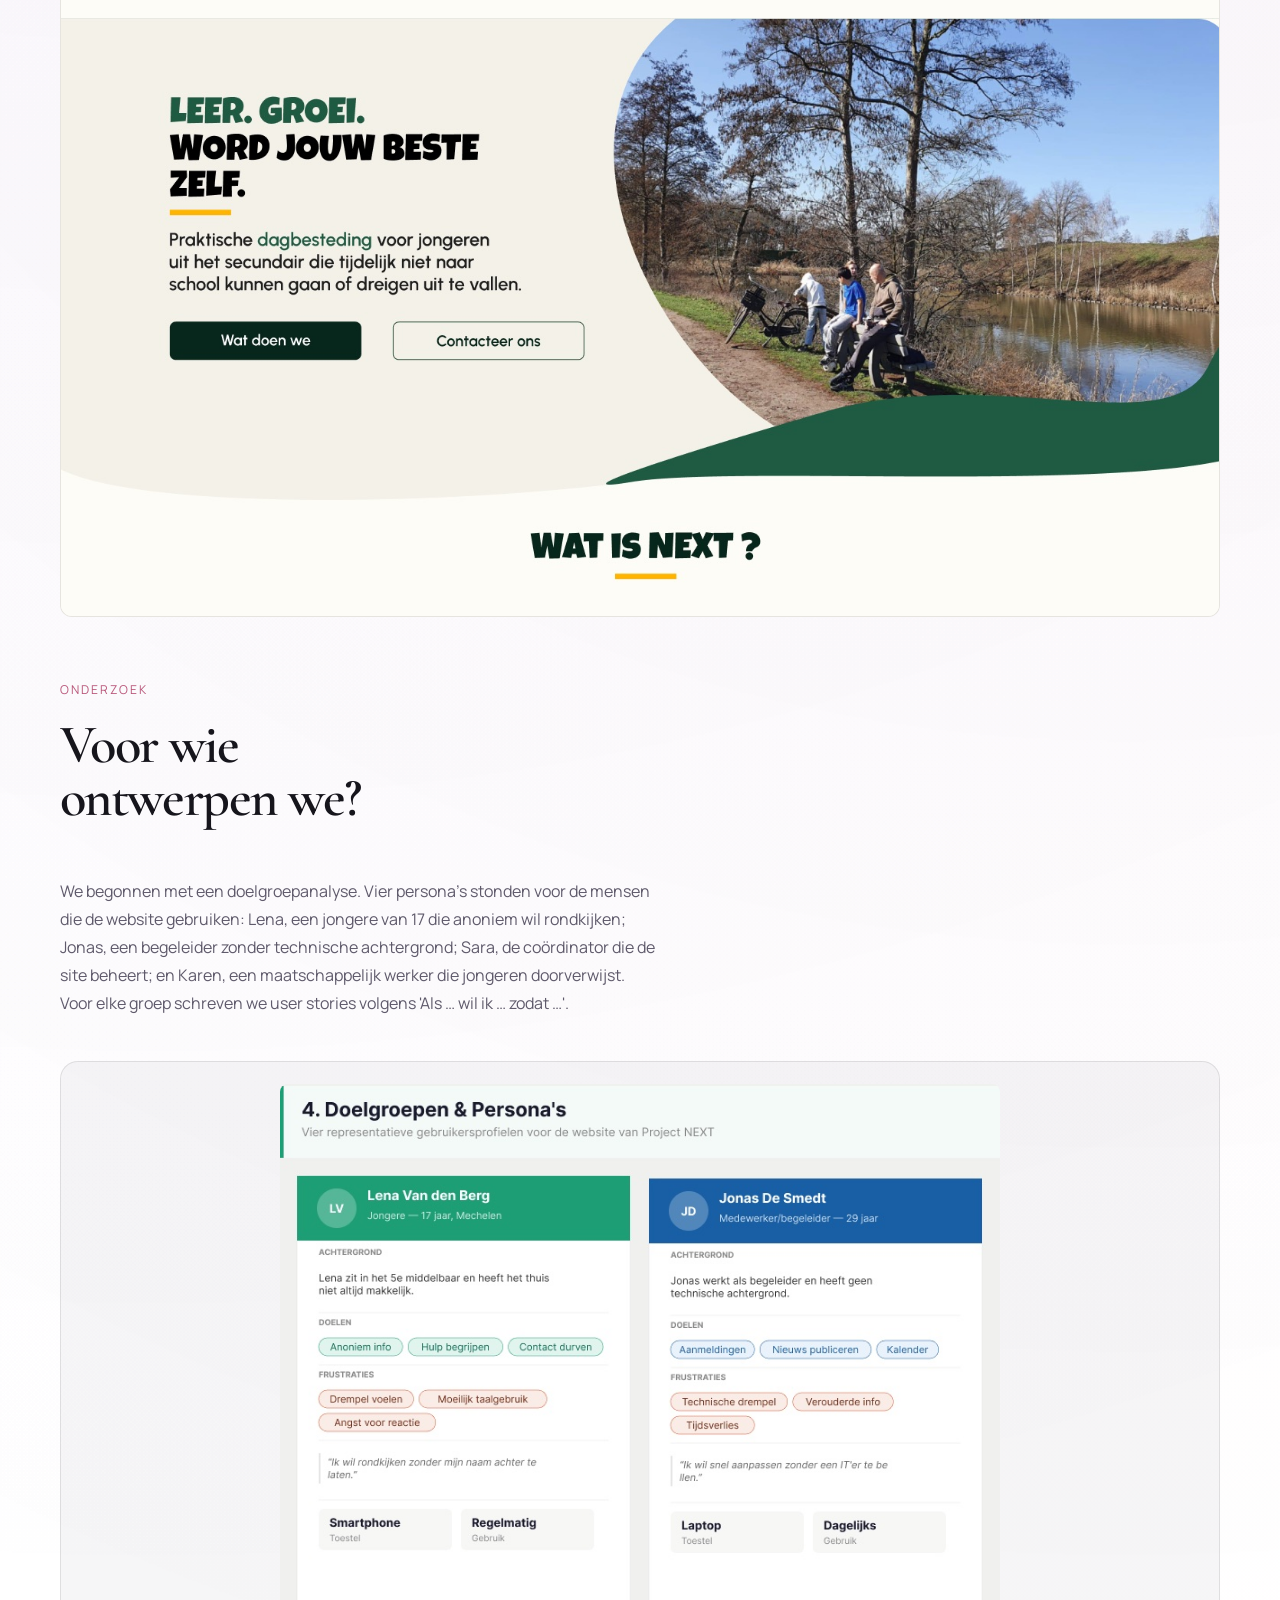
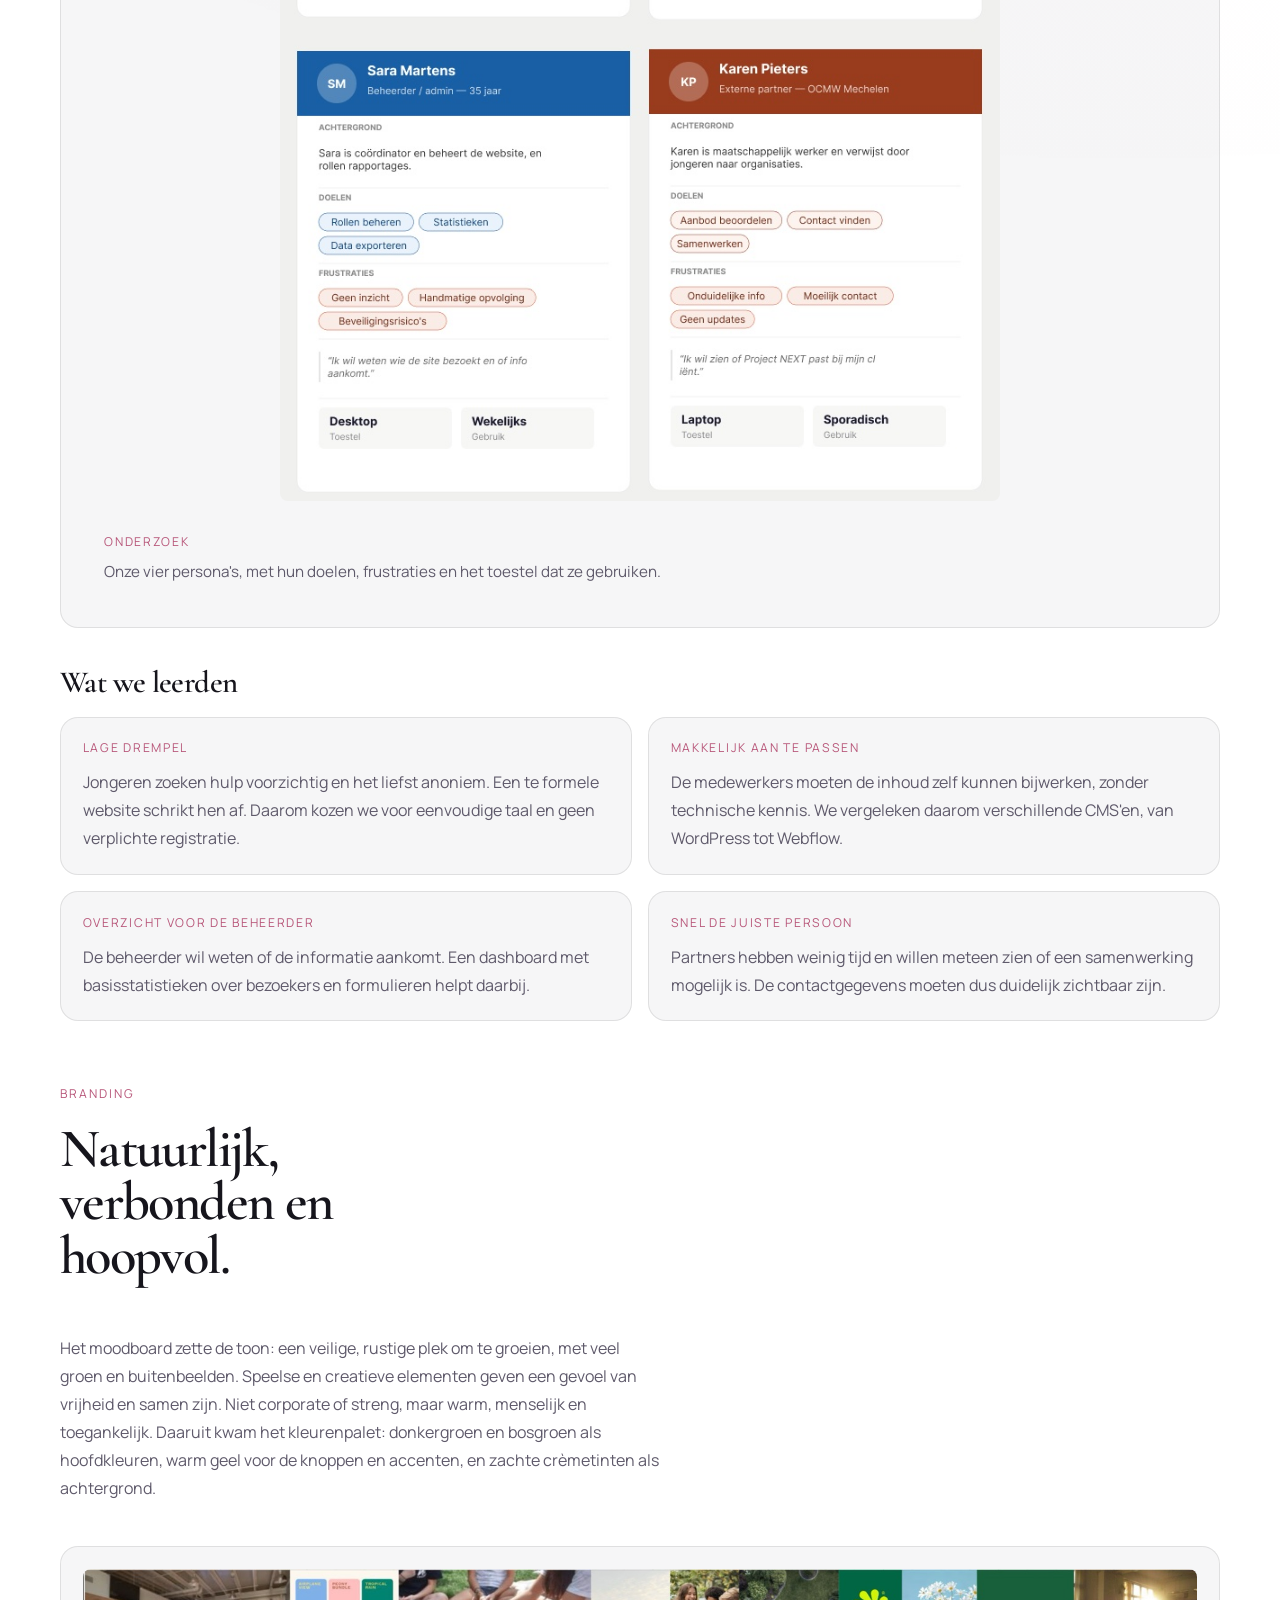
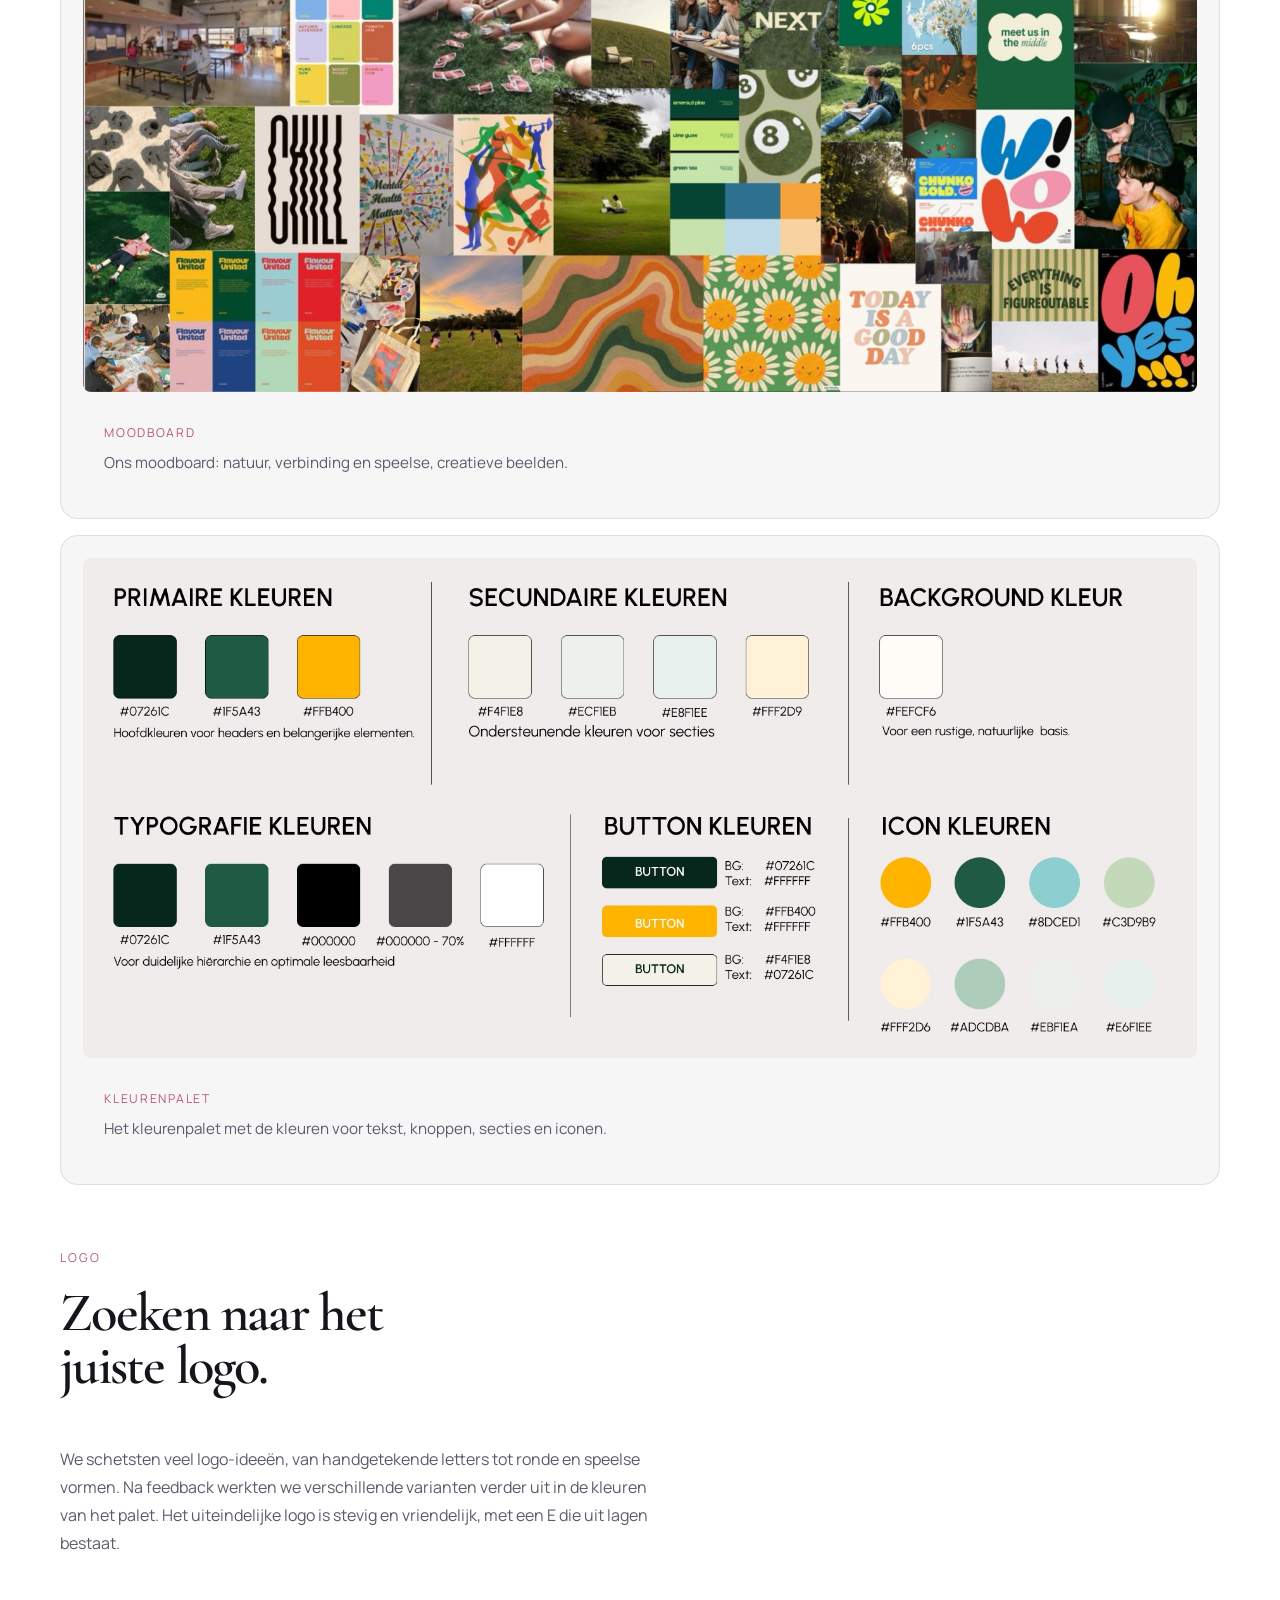
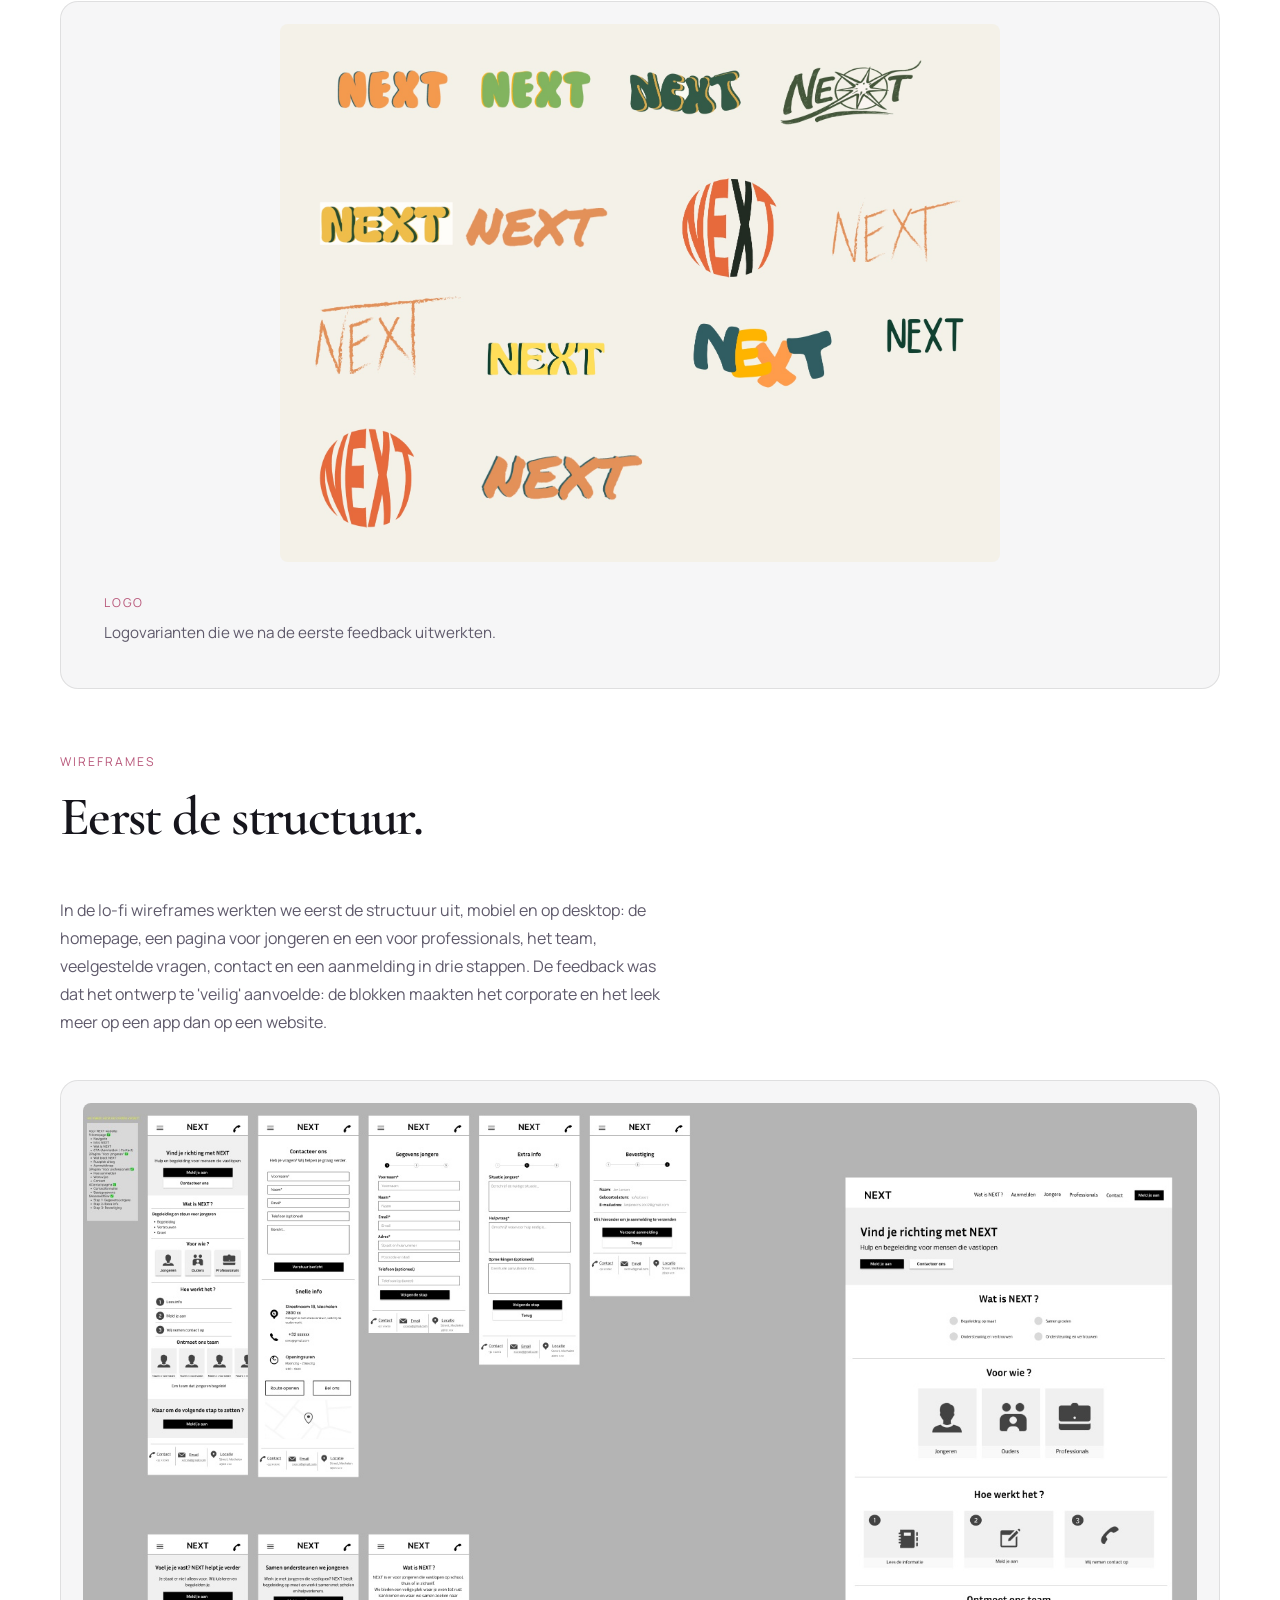
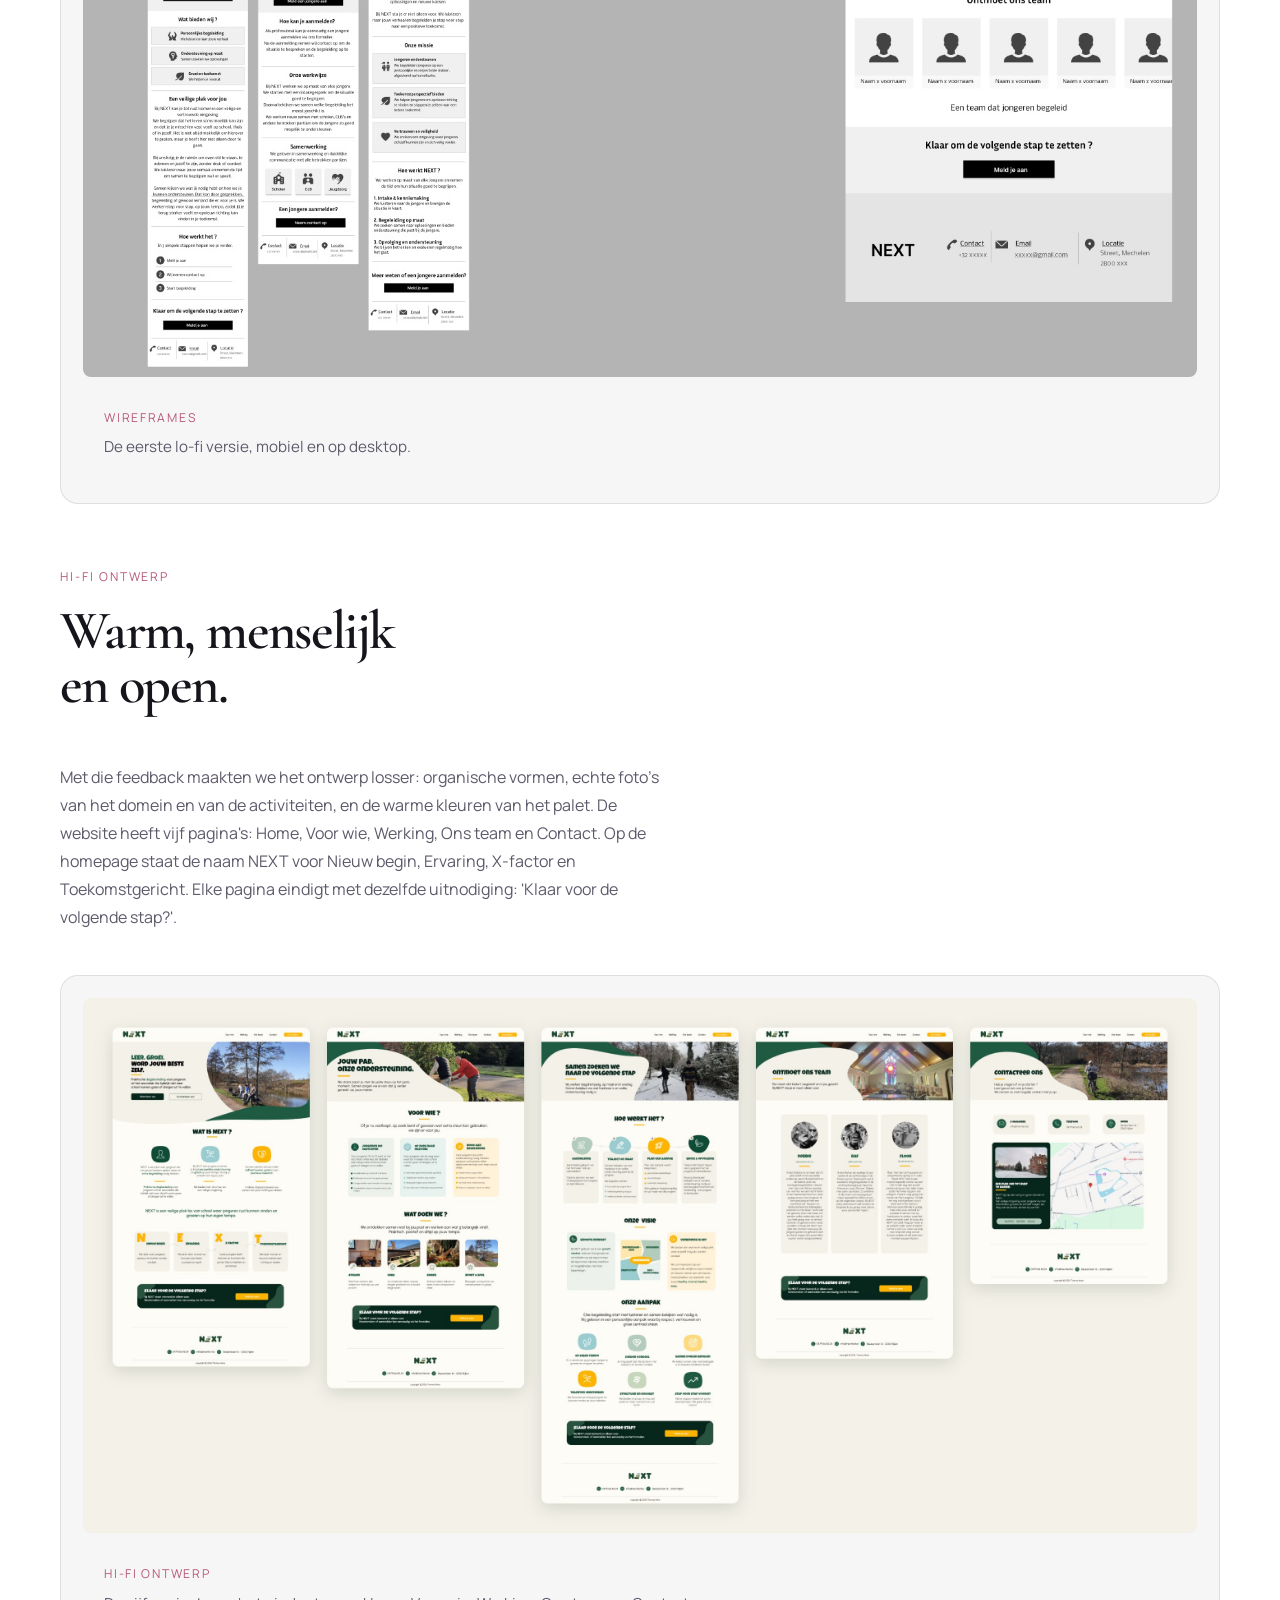
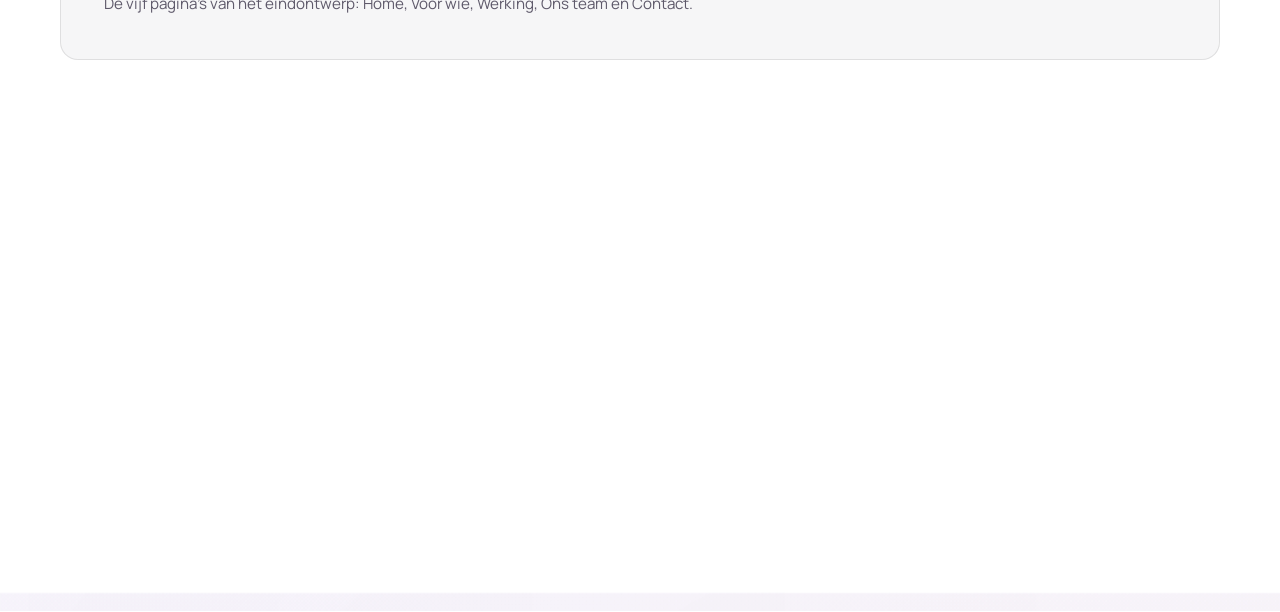
<file: next.html>
<!doctype html>
<html lang="nl">
  <head>
    <meta charset="UTF-8" />
    <!-- Google Tag Manager -->
    <script>(function(w,d,s,l,i){w[l]=w[l]||[];w[l].push({'gtm.start':
    new Date().getTime(),event:'gtm.js'});var f=d.getElementsByTagName(s)[0],
    j=d.createElement(s),dl=l!='dataLayer'?'&l='+l:'';j.async=true;j.src=
    'https://www.googletagmanager.com/gtm.js?id='+i+dl;f.parentNode.insertBefore(j,f);
    })(window,document,'script','dataLayer','GTM-MWKPRJSG');</script>
    <!-- End Google Tag Manager -->
    <meta name="viewport" content="width=device-width, initial-scale=1.0" />
    <title data-i18n="meta.next.title">Project NEXT | Onderzoek, branding en websiteontwerp in Figma</title>
    <meta
      name="description"
      data-i18n-content="meta.next.description"
      content="Groepsproject: onderzoek, branding, logo en een websiteontwerp in Figma voor NEXT, een organisatie die jongeren begeleidt."
    />
    <link rel="canonical" href="https://portfolio-amel-xd.vercel.app/next.html" />

    <!-- Open Graph / delen op social media -->
    <meta property="og:type" content="website" />
    <meta property="og:site_name" content="Amel Ahriga" />
    <meta property="og:locale" content="nl_BE" />
    <meta property="og:title" content="Project NEXT | Onderzoek, branding en websiteontwerp in Figma" />
    <meta property="og:description" content="Groepsproject: onderzoek, branding, logo en een websiteontwerp in Figma voor NEXT, een organisatie die jongeren begeleidt." />
    <meta property="og:url" content="https://portfolio-amel-xd.vercel.app/next.html" />
    <meta property="og:image" content="https://portfolio-amel-xd.vercel.app/image/next.jpg" />
    <meta property="og:image:secure_url" content="https://portfolio-amel-xd.vercel.app/image/next.jpg" />
    <meta property="og:image:alt" content="Project NEXT van Amel Ahriga" />
    <meta name="twitter:card" content="summary_large_image" />
    <meta name="twitter:title" content="Project NEXT | Onderzoek, branding en websiteontwerp in Figma" />
    <meta name="twitter:description" content="Groepsproject: onderzoek, branding, logo en een websiteontwerp in Figma voor NEXT, een organisatie die jongeren begeleidt." />
    <meta name="twitter:image" content="https://portfolio-amel-xd.vercel.app/image/next.jpg" />
    <meta name="twitter:image:alt" content="Project NEXT van Amel Ahriga" />
    <link rel="preconnect" href="https://fonts.googleapis.com" />
    <link rel="preconnect" href="https://fonts.gstatic.com" crossorigin />
    <link
      href="https://fonts.googleapis.com/css2?family=Manrope:wght@400;500;600;700;800&family=Cormorant+Garamond:wght@500;600&display=swap"
      rel="stylesheet"
    />
    <link rel="stylesheet" href="styles.css" />
  </head>
  <body>
    <!-- Google Tag Manager (noscript) -->
    <noscript><iframe src="https://www.googletagmanager.com/ns.html?id=GTM-MWKPRJSG"
    height="0" width="0" style="display:none;visibility:hidden"></iframe></noscript>
    <!-- End Google Tag Manager (noscript) -->
    <div class="page-shell">
      <header class="site-header">
        <button
          class="brand"
          type="button"
          data-open-home
          aria-label="Amel Ahriga, home"
        >
          <span class="brand-name">Amel Ahriga</span>
        </button>
        <div class="header-right">
          <nav
            class="site-nav"
            aria-label="Hoofdnavigatie"
            data-i18n-aria="nav.aria"
          >
            <button type="button" data-open-home data-i18n="nav.home">
              Home
            </button>
            <button type="button" data-scroll-to="projects" data-i18n="nav.projects">
              Mijn projecten
            </button>
            <button type="button" data-scroll-to="skills" data-i18n="nav.tools">
              Tools
            </button>
            <button type="button" data-scroll-to="contact" data-i18n="nav.contact">
              Contact
            </button>
          </nav>
          <div
            class="lang-switch"
            role="group"
            aria-label="Taal kiezen"
            data-i18n-aria="lang.aria"
          >
            <button type="button" data-set-lang="nl" lang="nl" aria-pressed="true">
              NL
            </button>
            <button type="button" data-set-lang="fr" lang="fr" aria-pressed="false">
              FR
            </button>
          </div>
        </div>
      </header>

      <main id="top">

        <!-- ===================== PROJECT: NEXT ===================== -->
        <section
          class="project-detail section"
          data-project-view="next"
        >
          <button
            class="back-button"
            type="button"
            data-back-to-projects
            data-i18n="common.back"
          >
            ← Terug
          </button>

          <div class="detail-hero reveal is-visible">
            <div class="detail-copy">
              <p class="eyebrow" data-i18n="common.projectDetail">Projectdetail</p>
              <h1>Project NEXT</h1>
              <p class="section-text" data-i18n="next.lead">Een schoolopdracht in groep waarin we een nieuwe website ontwierpen voor NEXT, een organisatie in Nijlen die jongeren uit het secundair begeleidt die tijdelijk niet naar school kunnen gaan of dreigen uit te vallen.</p>
              <p class="in-progress-note status-note">
                <span class="in-progress-dot" aria-hidden="true"></span>
                <span data-i18n="next.note">Groepswerk voor school, ontworpen voor de organisatie NEXT.</span>
              </p>
              <div class="hero-actions">
                <a class="hero-button hero-button-primary" href="#prototype">
                  <span data-i18n="common.prototypeTitle">Klik zelf door het ontwerp.</span>
                  <span aria-hidden="true">↓</span>
                </a>
              </div>
            </div>
            <div class="detail-image-frame">
              <img
                src="image/next.jpg"
                alt="Homepage van het NEXT-ontwerp met de titel Leer. Groei. Word jouw beste zelf. en een foto van jongeren op een bank aan het water."
                data-i18n-alt="next.alt"
              />
            </div>
          </div>

          <div class="detail-section">
            <div class="section-heading">
              <p class="eyebrow" data-i18n="common.projectIntro">Projectintro</p>
              <h2 data-i18n="common.overview">Overzicht</h2>
            </div>
            <div class="detail-meta-grid">
              <article class="detail-meta-card">
                <p class="meta-label" data-i18n="common.projectName">Projectnaam</p>
                <p>Project NEXT</p>
              </article>
              <article class="detail-meta-card">
                <p class="meta-label" data-i18n="common.shortDesc">Korte beschrijving</p>
                <p data-i18n="next.shortDesc">Onderzoek, branding, een logo en een volledig websiteontwerp, van lo-fi wireframes tot hi-fi schermen.</p>
              </article>
              <article class="detail-meta-card">
                <p class="meta-label" data-i18n="common.role">Mijn rol</p>
                <p data-i18n="next.role">Groepswerk: samen deden we het onderzoek en ontwierpen we de huisstijl en de website.</p>
              </article>
              <article class="detail-meta-card">
                <p class="meta-label" data-i18n="common.tools">Gebruikte tools</p>
                <p>Figma</p>
              </article>
            </div>
          </div>

          <div class="detail-section" id="prototype">
            <div class="prototype-heading">
              <div class="section-heading">
                <p class="eyebrow" data-i18n="common.prototype">Prototype</p>
                <h2 data-i18n="common.prototypeTitle">Klik zelf door het ontwerp.</h2>
                <p class="section-text" data-i18n="next.protoHint">Een klikbare desktopversie van het eindontwerp. Gebruik het menu bovenaan of de knoppen om naar een andere pagina te gaan, en scroll om de hele pagina te zien.</p>
              </div>
            </div>
            <div class="prototype-stage">
              <div class="prototype-frame site-proto" data-site-proto>
                <div class="site-proto-bar" aria-hidden="true">
                  <span class="site-proto-dots"><i></i><i></i><i></i></span>
                  <span class="site-proto-url">NEXT · <span data-site-proto-title>Home</span></span>
                </div>
                <div class="site-proto-screen" data-site-proto-screen tabindex="0">
                  <div class="site-proto-header">
                    <img src="image/next-proto/header.jpg" alt="" />
                    <button type="button" class="site-proto-hotspot" style="left: 4.6%; top: 18%; width: 12.6%; height: 54%" data-go="home" aria-label="Home"></button>
                    <button type="button" class="site-proto-hotspot site-proto-nav" style="left: 56.2%; top: 30%; width: 6.4%; height: 40%" data-go="voor-wie" aria-label="Voor wie"></button>
                    <button type="button" class="site-proto-hotspot site-proto-nav" style="left: 63.6%; top: 30%; width: 6%; height: 40%" data-go="werking" aria-label="Werking"></button>
                    <button type="button" class="site-proto-hotspot site-proto-nav" style="left: 70.6%; top: 30%; width: 6.8%; height: 40%" data-go="team" aria-label="Ons team"></button>
                    <button type="button" class="site-proto-hotspot site-proto-nav" style="left: 78.4%; top: 30%; width: 6%; height: 40%" data-go="contact" aria-label="Contact"></button>
                    <button type="button" class="site-proto-hotspot" style="left: 86.6%; top: 32%; width: 10%; height: 34%" data-go="contact" aria-label="Aanmelden"></button>
                  </div>
                  <div class="site-proto-page">
                    <img
                      src="image/next-proto/home.jpg"
                      alt="Hi-fi ontwerp van de NEXT-website."
                      data-site-proto-img
                      data-i18n-alt="next.protoAlt"
                    />
                    <div class="site-proto-layer" data-page="home" data-title="Home" data-src="image/next-proto/home.jpg">
                      <button type="button" class="site-proto-hotspot" style="left: 9.2%; top: 15.7%; width: 17%; height: 2.3%" data-go="voor-wie" aria-label="Wat doen we"></button>
                      <button type="button" class="site-proto-hotspot" style="left: 28.4%; top: 15.7%; width: 17%; height: 2.3%" data-go="contact" aria-label="Contacteer ons"></button>
                      <button type="button" class="site-proto-hotspot" style="left: 62.1%; top: 77.3%; width: 17.1%; height: 2.4%" data-go="contact" aria-label="Meld je aan"></button>
                    </div>
                    <div class="site-proto-layer" data-page="voor-wie" data-title="Voor wie" data-src="image/next-proto/voor-wie.jpg" hidden>
                      <button type="button" class="site-proto-hotspot" style="left: 62.4%; top: 78.6%; width: 17.1%; height: 2.3%" data-go="contact" aria-label="Meld je aan"></button>
                    </div>
                    <div class="site-proto-layer" data-page="werking" data-title="Werking" data-src="image/next-proto/werking.jpg" hidden>
                      <button type="button" class="site-proto-hotspot" style="left: 62.4%; top: 83.9%; width: 17.1%; height: 1.7%" data-go="contact" aria-label="Meld je aan"></button>
                    </div>
                    <div class="site-proto-layer" data-page="team" data-title="Ons team" data-src="image/next-proto/team.jpg" hidden>
                      <button type="button" class="site-proto-hotspot" style="left: 62.4%; top: 76.7%; width: 17.1%; height: 2.4%" data-go="contact" aria-label="Meld je aan"></button>
                    </div>
                    <div class="site-proto-layer" data-page="contact" data-title="Contact" data-src="image/next-proto/contact.jpg" hidden></div>
                  </div>
                </div>
              </div>
            </div>
          </div>

          <div class="detail-section">
            <div class="section-heading">
              <p class="eyebrow" data-i18n="next.researchEyebrow">Onderzoek</p>
              <h2 data-i18n="next.researchTitle">Voor wie ontwerpen we?</h2>
              <p class="section-text" data-i18n="next.research">We begonnen met een doelgroepanalyse. Vier persona's stonden voor de mensen die de website gebruiken: Lena, een jongere van 17 die anoniem wil rondkijken; Jonas, een begeleider zonder technische achtergrond; Sara, de coördinator die de site beheert; en Karen, een maatschappelijk werker die jongeren doorverwijst. Voor elke groep schreven we user stories volgens 'Als … wil ik … zodat …'.</p>
            </div>
            <div class="detail-gallery detail-gallery-cloud">
              <figure class="gallery-card gallery-visual gallery-span">
                <img
                  src="image/next-personas.jpg"
                  alt="Vier persona's voor de NEXT-website: Lena de jongere, Jonas de begeleider, Sara de beheerder en Karen de externe partner, elk met achtergrond, doelen, frustraties en een citaat."
                  data-i18n-alt="next.personasAlt"
                  loading="lazy"
                />
                <figcaption>
                  <span data-i18n="next.researchEyebrow">Onderzoek</span>
                  <p data-i18n="next.personasCaption">Onze vier persona's, met hun doelen, frustraties en het toestel dat ze gebruiken.</p>
                </figcaption>
              </figure>
            </div>
            <h3 class="detail-subtitle" data-i18n="next.insightsLabel">Wat we leerden</h3>
            <div class="process-grid">
              <article class="process-card">
                <p class="meta-label" data-i18n="next.insight1Label">Lage drempel</p>
                <p data-i18n="next.insight1">Jongeren zoeken hulp voorzichtig en het liefst anoniem. Een te formele website schrikt hen af. Daarom kozen we voor eenvoudige taal en geen verplichte registratie.</p>
              </article>
              <article class="process-card">
                <p class="meta-label" data-i18n="next.insight2Label">Makkelijk aan te passen</p>
                <p data-i18n="next.insight2">De medewerkers moeten de inhoud zelf kunnen bijwerken, zonder technische kennis. We vergeleken daarom verschillende CMS'en, van WordPress tot Webflow.</p>
              </article>
              <article class="process-card">
                <p class="meta-label" data-i18n="next.insight3Label">Overzicht voor de beheerder</p>
                <p data-i18n="next.insight3">De beheerder wil weten of de informatie aankomt. Een dashboard met basisstatistieken over bezoekers en formulieren helpt daarbij.</p>
              </article>
              <article class="process-card">
                <p class="meta-label" data-i18n="next.insight4Label">Snel de juiste persoon</p>
                <p data-i18n="next.insight4">Partners hebben weinig tijd en willen meteen zien of een samenwerking mogelijk is. De contactgegevens moeten dus duidelijk zichtbaar zijn.</p>
              </article>
            </div>
          </div>

          <div class="detail-section">
            <div class="section-heading">
              <p class="eyebrow" data-i18n="next.brandEyebrow">Branding</p>
              <h2 data-i18n="next.brandTitle">Natuurlijk, verbonden en hoopvol.</h2>
              <p class="section-text" data-i18n="next.brand">Het moodboard zette de toon: een veilige, rustige plek om te groeien, met veel groen en buitenbeelden. Speelse en creatieve elementen geven een gevoel van vrijheid en samen zijn. Niet corporate of streng, maar warm, menselijk en toegankelijk. Daaruit kwam het kleurenpalet: donkergroen en bosgroen als hoofdkleuren, warm geel voor de knoppen en accenten, en zachte crèmetinten als achtergrond.</p>
            </div>
            <div class="detail-gallery">
              <figure class="gallery-card gallery-visual gallery-span">
                <img
                  src="image/next-moodboard.jpg"
                  alt="Moodboard voor NEXT met jongeren in het groen, natuurfoto's, kleurrijke typografie, posters en groene en gele kleurstalen."
                  data-i18n-alt="next.moodAlt"
                  loading="lazy"
                />
                <figcaption>
                  <span data-i18n="next.moodLabel">Moodboard</span>
                  <p data-i18n="next.moodCaption">Ons moodboard: natuur, verbinding en speelse, creatieve beelden.</p>
                </figcaption>
              </figure>
              <figure class="gallery-card gallery-visual gallery-span">
                <img
                  src="image/next-kleuren.jpg"
                  alt="Kleurenpalet van NEXT met de primaire kleuren donkergroen, bosgroen en geel, de secundaire crèmetinten, de achtergrondkleur, de tekstkleuren, de knoppen en de iconkleuren."
                  data-i18n-alt="next.colorsAlt"
                  loading="lazy"
                />
                <figcaption>
                  <span data-i18n="next.colorsLabel">Kleurenpalet</span>
                  <p data-i18n="next.colorsCaption">Het kleurenpalet met de kleuren voor tekst, knoppen, secties en iconen.</p>
                </figcaption>
              </figure>
            </div>
          </div>

          <div class="detail-section">
            <div class="section-heading">
              <p class="eyebrow" data-i18n="next.logoEyebrow">Logo</p>
              <h2 data-i18n="next.logoTitle">Zoeken naar het juiste logo.</h2>
              <p class="section-text" data-i18n="next.logo">We schetsten veel logo-ideeën, van handgetekende letters tot ronde en speelse vormen. Na feedback werkten we verschillende varianten verder uit in de kleuren van het palet. Het uiteindelijke logo is stevig en vriendelijk, met een E die uit lagen bestaat.</p>
            </div>
            <div class="detail-gallery detail-gallery-cloud">
              <figure class="gallery-card gallery-visual gallery-span">
                <img
                  src="image/next-logos.jpg"
                  alt="Verschillende logovarianten van NEXT in oranje, groen, geel en donkerblauw, sommige handgetekend en sommige rond."
                  data-i18n-alt="next.logoAlt"
                  loading="lazy"
                />
                <figcaption>
                  <span data-i18n="next.logoEyebrow">Logo</span>
                  <p data-i18n="next.logoCaption">Logovarianten die we na de eerste feedback uitwerkten.</p>
                </figcaption>
              </figure>
            </div>
          </div>

          <div class="detail-section">
            <div class="section-heading">
              <p class="eyebrow" data-i18n="next.lofiEyebrow">Wireframes</p>
              <h2 data-i18n="next.lofiTitle">Eerst de structuur.</h2>
              <p class="section-text" data-i18n="next.lofi">In de lo-fi wireframes werkten we eerst de structuur uit, mobiel en op desktop: de homepage, een pagina voor jongeren en een voor professionals, het team, veelgestelde vragen, contact en een aanmelding in drie stappen. De feedback was dat het ontwerp te 'veilig' aanvoelde: de blokken maakten het corporate en het leek meer op een app dan op een website.</p>
            </div>
            <div class="detail-gallery">
              <figure class="gallery-card gallery-visual gallery-span">
                <img
                  src="image/next-lofi.jpg"
                  alt="Grijze lo-fi wireframes van de NEXT-website: mobiele schermen voor home, contact, de aanmelding in drie stappen en de pagina's voor jongeren en professionals, en een desktopversie van de homepage."
                  data-i18n-alt="next.lofiAlt"
                  loading="lazy"
                />
                <figcaption>
                  <span data-i18n="next.lofiEyebrow">Wireframes</span>
                  <p data-i18n="next.lofiCaption">De eerste lo-fi versie, mobiel en op desktop.</p>
                </figcaption>
              </figure>
            </div>
          </div>

          <div class="detail-section" id="ontwerp">
            <div class="section-heading">
              <p class="eyebrow" data-i18n="next.hifiEyebrow">Hi-fi ontwerp</p>
              <h2 data-i18n="next.hifiTitle">Warm, menselijk en open.</h2>
              <p class="section-text" data-i18n="next.hifi">Met die feedback maakten we het ontwerp losser: organische vormen, echte foto's van het domein en van de activiteiten, en de warme kleuren van het palet. De website heeft vijf pagina's: Home, Voor wie, Werking, Ons team en Contact. Op de homepage staat de naam NEXT voor Nieuw begin, Ervaring, X-factor en Toekomstgericht. Elke pagina eindigt met dezelfde uitnodiging: 'Klaar voor de volgende stap?'.</p>
            </div>
            <div class="detail-gallery">
              <figure class="gallery-card gallery-visual gallery-span">
                <img
                  src="image/next-pages.jpg"
                  alt="De vijf hi-fi pagina's van de NEXT-website naast elkaar: Home, Voor wie, Werking, Ons team en Contact, in groen, geel en crème."
                  data-i18n-alt="next.pagesAlt"
                  loading="lazy"
                />
                <figcaption>
                  <span data-i18n="next.hifiEyebrow">Hi-fi ontwerp</span>
                  <p data-i18n="next.pagesCaption">De vijf pagina's van het eindontwerp: Home, Voor wie, Werking, Ons team en Contact.</p>
                </figcaption>
              </figure>
            </div>
          </div>
        </section>

      </main>

      <footer class="site-footer section reveal" id="contact">
        <div class="contact-layout">
          <div class="contact-intro">
            <p class="eyebrow" data-i18n="nav.contact">Contact</p>
            <h2 data-i18n="footer.title">Laten we connecteren</h2>
            <p class="footer-text" data-i18n="footer.internship">
              Ik ben student en op zoek naar een stage. Heb je een plek of een
              vraag? Stuur me gerust een mail.
            </p>
          </div>

          <ul class="contact-list">
            <li class="contact-row contact-row-mail">
              <span class="contact-label" data-i18n="contact.email">E-mail</span>
              <a class="contact-value" href="mailto:amel.ahriga2006@gmail.com"
                >amel.ahriga2006@gmail.com</a
              >
              <span class="contact-arrow" aria-hidden="true">↗</span>
            </li>
            <li class="contact-row contact-row-github">
              <span class="contact-label">GitHub</span>
              <a
                class="contact-value"
                href="https://github.com/AmelAhriga"
                target="_blank"
                rel="noopener"
                >@AmelAhriga</a
              >
              <span class="contact-arrow" aria-hidden="true">↗</span>
            </li>
            <li class="contact-row contact-row-linkedin">
              <span class="contact-label">LinkedIn</span>
              <a
                class="contact-value"
                href="https://www.linkedin.com/in/amel-ahriga"
                target="_blank"
                rel="noopener"
                >Amel Ahriga</a
              >
              <span class="contact-arrow" aria-hidden="true">↗</span>
            </li>
          </ul>
        </div>

        <div class="footer-bottom">
          <span>© <span data-year>2026</span> Amel Ahriga</span>
          <a href="#top" data-i18n="footer.top"
            >Terug naar boven ↑</a
          >
        </div>
      </footer>
    </div>

    <script src="translations.js"></script>
    <script src="script.js"></script>
  </body>
</html>
</file>
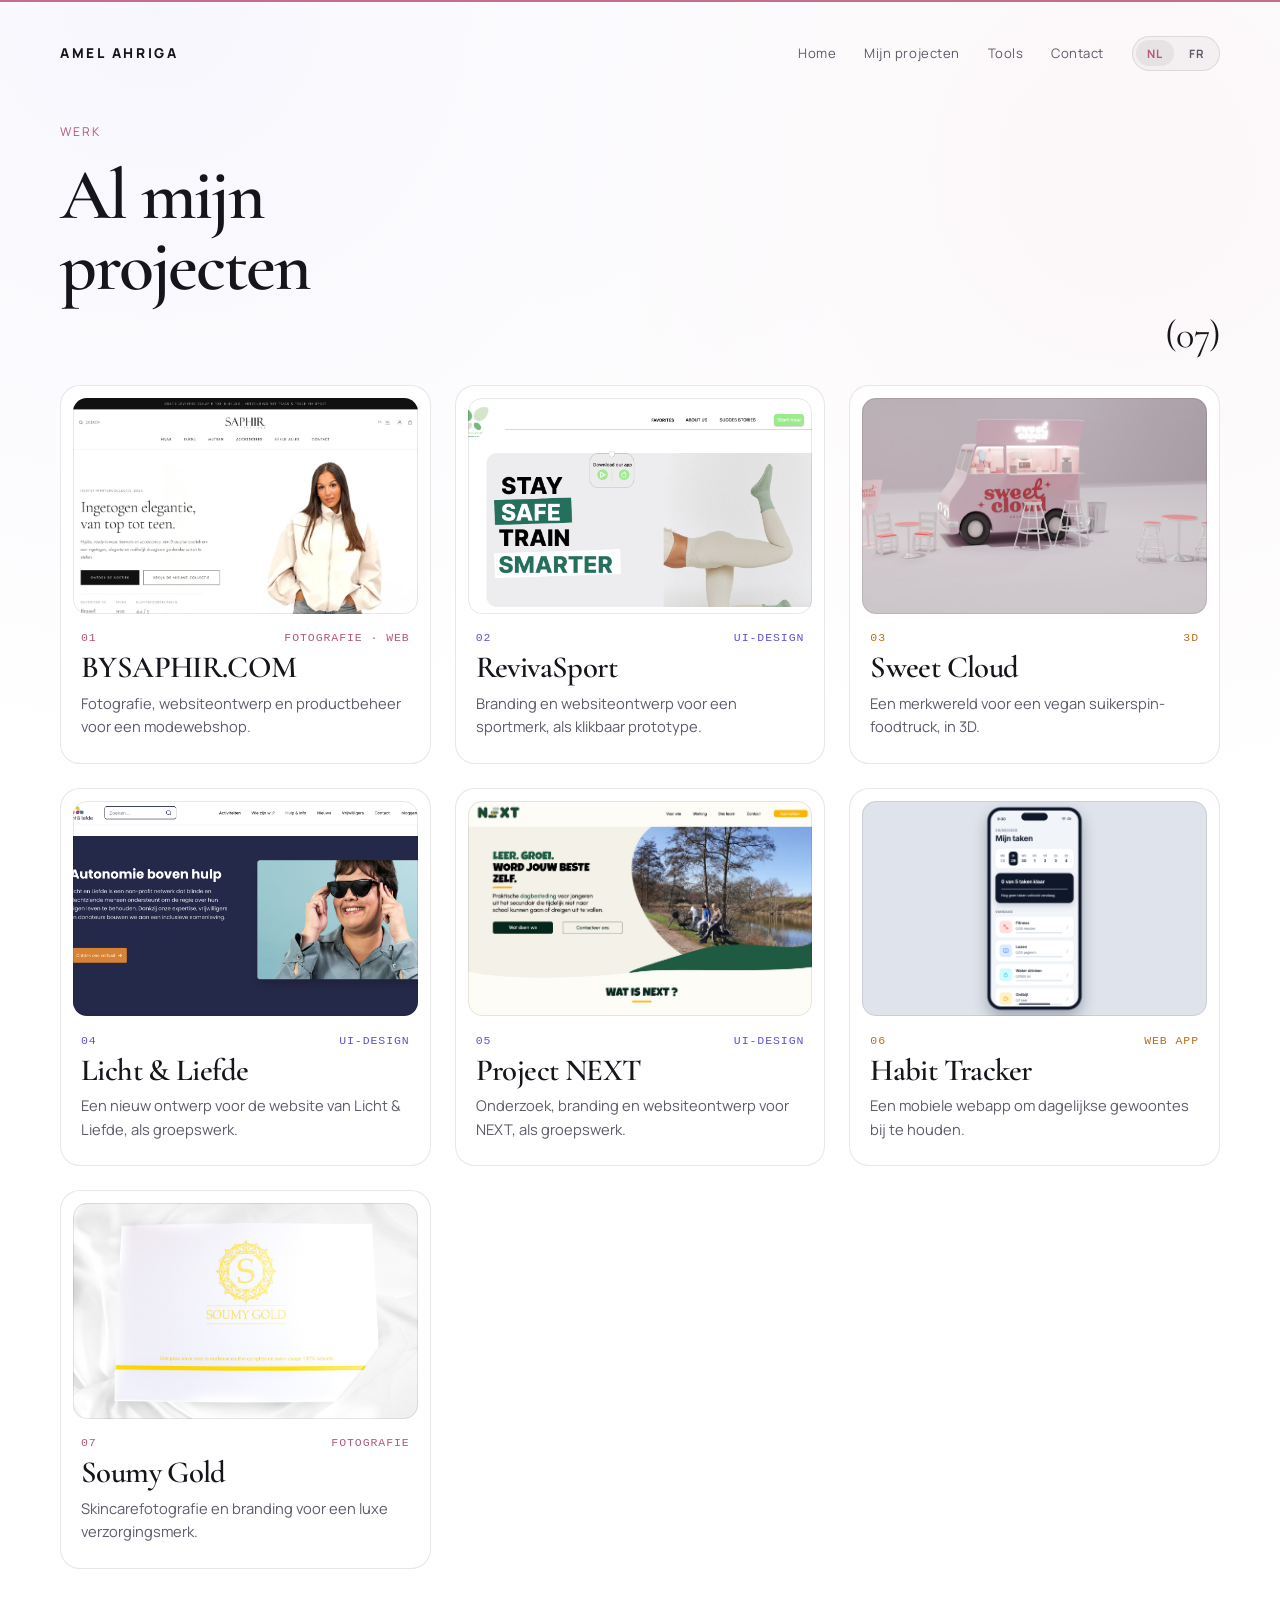
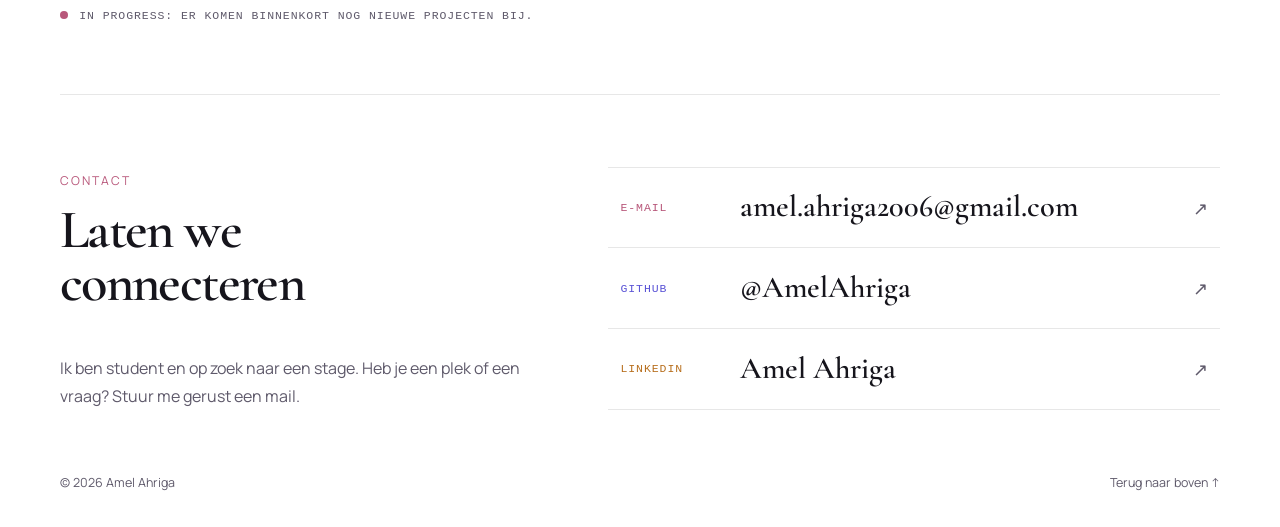
<file: projects.html>
<!doctype html>
<html lang="nl">
  <head>
    <meta charset="UTF-8" />
    <!-- Google Tag Manager -->
    <script>(function(w,d,s,l,i){w[l]=w[l]||[];w[l].push({'gtm.start':
    new Date().getTime(),event:'gtm.js'});var f=d.getElementsByTagName(s)[0],
    j=d.createElement(s),dl=l!='dataLayer'?'&l='+l:'';j.async=true;j.src=
    'https://www.googletagmanager.com/gtm.js?id='+i+dl;f.parentNode.insertBefore(j,f);
    })(window,document,'script','dataLayer','GTM-MWKPRJSG');</script>
    <!-- End Google Tag Manager -->
    <meta name="viewport" content="width=device-width, initial-scale=1.0" />
    <title data-i18n="meta.projects.title">Projecten | UX/UI-design, Fotografie &amp; 3D - Amel Ahriga</title>
    <meta
      name="description"
      data-i18n-content="meta.projects.description"
      content="Bekijk al mijn projecten: UX/UI-design, websites, productfotografie en 3D-design van Amel Ahriga."
    />
    <link rel="canonical" href="https://portfolio-amel-xd.vercel.app/projects.html" />

    <!-- Open Graph / delen op social media -->
    <meta property="og:type" content="website" />
    <meta property="og:site_name" content="Amel Ahriga" />
    <meta property="og:locale" content="nl_BE" />
    <meta property="og:title" content="Projecten | UX/UI-design, Fotografie &amp; 3D - Amel Ahriga" />
    <meta property="og:description" content="Bekijk al mijn projecten: UX/UI-design, websites, productfotografie en 3D-design van Amel Ahriga." />
    <meta property="og:url" content="https://portfolio-amel-xd.vercel.app/projects.html" />
    <meta property="og:image" content="https://portfolio-amel-xd.vercel.app/image/og-image.jpg" />
    <meta property="og:image:secure_url" content="https://portfolio-amel-xd.vercel.app/image/og-image.jpg" />
    <meta property="og:image:type" content="image/jpeg" />
    <meta property="og:image:width" content="1200" />
    <meta property="og:image:height" content="630" />
    <meta property="og:image:alt" content="Amel Ahriga, student Digital Experience Design: UX/UI-design, fotografie en 3D-design. Op zoek naar een stage." />
    <meta name="twitter:card" content="summary_large_image" />
    <meta name="twitter:title" content="Projecten | UX/UI-design, Fotografie &amp; 3D - Amel Ahriga" />
    <meta name="twitter:description" content="Bekijk al mijn projecten: UX/UI-design, websites, productfotografie en 3D-design van Amel Ahriga." />
    <meta name="twitter:image" content="https://portfolio-amel-xd.vercel.app/image/og-image.jpg" />
    <meta name="twitter:image:alt" content="Amel Ahriga, student Digital Experience Design: UX/UI-design, fotografie en 3D-design. Op zoek naar een stage." />
    <link rel="preconnect" href="https://fonts.googleapis.com" />
    <link rel="preconnect" href="https://fonts.gstatic.com" crossorigin />
    <link
      href="https://fonts.googleapis.com/css2?family=Manrope:wght@400;500;600;700;800&family=Cormorant+Garamond:wght@500;600&display=swap"
      rel="stylesheet"
    />
    <link rel="stylesheet" href="styles.css" />
  </head>
  <body>
    <!-- Google Tag Manager (noscript) -->
    <noscript><iframe src="https://www.googletagmanager.com/ns.html?id=GTM-MWKPRJSG"
    height="0" width="0" style="display:none;visibility:hidden"></iframe></noscript>
    <!-- End Google Tag Manager (noscript) -->
    <div class="page-shell">
      <header class="site-header">
        <button
          class="brand"
          type="button"
          data-open-home
          aria-label="Amel Ahriga, home"
        >
          <span class="brand-name">Amel Ahriga</span>
        </button>
        <div class="header-right">
          <nav
            class="site-nav"
            aria-label="Hoofdnavigatie"
            data-i18n-aria="nav.aria"
          >
            <button type="button" data-open-home data-i18n="nav.home">
              Home
            </button>
            <button type="button" data-scroll-to="projects" data-i18n="nav.projects">
              Mijn projecten
            </button>
            <button type="button" data-scroll-to="skills" data-i18n="nav.tools">
              Tools
            </button>
            <button type="button" data-scroll-to="contact" data-i18n="nav.contact">
              Contact
            </button>
          </nav>
          <div
            class="lang-switch"
            role="group"
            aria-label="Taal kiezen"
            data-i18n-aria="lang.aria"
          >
            <button type="button" data-set-lang="nl" lang="nl" aria-pressed="true">
              NL
            </button>
            <button type="button" data-set-lang="fr" lang="fr" aria-pressed="false">
              FR
            </button>
          </div>
        </div>
      </header>

      <main id="top">
        <section class="section projects-page" id="projects">
          <div class="work-heading">
            <div class="section-heading">
              <p class="eyebrow" data-i18n="work.eyebrow">Werk</p>
              <h1 data-i18n="projects.title">Al mijn projecten</h1>
            </div>
            <p class="work-heading-meta">
              <span class="work-heading-total">(07)</span>
            </p>
          </div>

            <div class="project-tiles">
              <a class="project-tile project-tile-photo reveal" href="bysaphir.html">
                <div class="project-tile-media">
                  <img
                    src="image/bysaphir.jpg"
                    alt="Homepage van de BYSAPHIR-website met navigatie, hero-tekst en productfotografie."
                    data-i18n-alt="card.saphir.xd.alt"
                    loading="lazy"
                  />
                </div>
                <p class="project-tile-meta">
                  <span>01</span>
                  <span data-i18n="row.bysaphir.kind">Fotografie · Web</span>
                </p>
                <h3 class="project-tile-title">BYSAPHIR.COM</h3>
                <p class="project-tile-text" data-i18n="row.bysaphir.text">Fotografie, websiteontwerp en productbeheer voor een modewebshop.</p>
              </a>
              <a class="project-tile project-tile-xd reveal" href="revivasport.html">
                <div class="project-tile-media">
                  <img
                    src="image/revivasport.png"
                    alt="Homepage van het RevivaSport-websiteontwerp met de slogan Stay safe, train smarter."
                    data-i18n-alt="card.reviva.alt"
                    loading="lazy"
                  />
                </div>
                <p class="project-tile-meta">
                  <span>02</span>
                  <span data-i18n="row.revivasport.kind">UI-design</span>
                </p>
                <h3 class="project-tile-title">RevivaSport</h3>
                <p class="project-tile-text" data-i18n="row.revivasport.text">Branding en websiteontwerp voor een sportmerk, als klikbaar prototype.</p>
              </a>
              <a class="project-tile project-tile-3d reveal" href="sweet-cloud.html">
                <div class="project-tile-media">
                  <img
                    src="image/sweet-cloud-3d.jpg"
                    alt="3D-render van de Sweet Cloud-truck met vegan suikerspin, roze branding, krukken en tafels."
                    data-i18n-alt="card.cloud.alt"
                    loading="lazy"
                  />
                </div>
                <p class="project-tile-meta">
                  <span>03</span>
                  <span data-i18n="row.sweet-cloud.kind">3D</span>
                </p>
                <h3 class="project-tile-title">Sweet Cloud</h3>
                <p class="project-tile-text" data-i18n="row.sweet-cloud.text">Een merkwereld voor een vegan suikerspin-foodtruck, in 3D.</p>
              </a>
              <a class="project-tile project-tile-xd reveal" href="licht-en-liefde.html">
                <div class="project-tile-media">
                  <img
                    src="image/licht-en-liefde.png"
                    alt="Homepage van het nieuwe Licht &amp; Liefde-ontwerp met de titel Autonomie boven hulp, een korte uitleg over het netwerk en een foto van een vrouw met een zonnebril."
                    data-i18n-alt="ll.alt"
                    loading="lazy"
                  />
                </div>
                <p class="project-tile-meta">
                  <span>04</span>
                  <span data-i18n="row.licht-en-liefde.kind">UI-design</span>
                </p>
                <h3 class="project-tile-title">Licht &amp; Liefde</h3>
                <p class="project-tile-text" data-i18n="row.licht-en-liefde.text">Een nieuw ontwerp voor de website van Licht &amp; Liefde, als groepswerk.</p>
              </a>
              <a class="project-tile project-tile-xd reveal" href="next.html">
                <div class="project-tile-media">
                  <img
                    src="image/next.jpg"
                    alt="Homepage van het NEXT-ontwerp met de titel Leer. Groei. Word jouw beste zelf. en een foto van jongeren op een bank aan het water."
                    data-i18n-alt="next.alt"
                    loading="lazy"
                  />
                </div>
                <p class="project-tile-meta">
                  <span>05</span>
                  <span data-i18n="row.next.kind">UI-design</span>
                </p>
                <h3 class="project-tile-title">Project NEXT</h3>
                <p class="project-tile-text" data-i18n="row.next.text">Onderzoek, branding en websiteontwerp voor NEXT, als groepswerk.</p>
              </a>
              <a class="project-tile project-tile-3d reveal" href="habit-tracker.html">
                <div class="project-tile-media">
                  <img
                    src="image/habit-tracker.png"
                    alt="Het scherm Mijn taken van de Habit Tracker met dagelijkse gewoontes en een voortgangsbalk."
                    data-i18n-alt="card.habit.alt"
                    loading="lazy"
                  />
                </div>
                <p class="project-tile-meta">
                  <span>06</span>
                  <span data-i18n="row.habit-tracker.kind">Web app</span>
                </p>
                <h3 class="project-tile-title">Habit Tracker</h3>
                <p class="project-tile-text" data-i18n="row.habit-tracker.text">Een mobiele webapp om dagelijkse gewoontes bij te houden.</p>
              </a>
              <a class="project-tile project-tile-photo reveal" href="soumy-gold.html">
                <div class="project-tile-media">
                  <img
                    src="image/soumy-gold.jpg"
                    alt="Soumy Gold-skincareverpakking gefotografeerd op zachte witte stof."
                    data-i18n-alt="card.gold.alt"
                    loading="lazy"
                  />
                </div>
                <p class="project-tile-meta">
                  <span>07</span>
                  <span data-i18n="row.soumy-gold.kind">Fotografie</span>
                </p>
                <h3 class="project-tile-title">Soumy Gold</h3>
                <p class="project-tile-text" data-i18n="row.soumy-gold.text">Skincarefotografie en branding voor een luxe verzorgingsmerk.</p>
              </a>
            </div>

            <p class="in-progress-note">
              <span class="in-progress-dot" aria-hidden="true"></span>
              <span data-i18n="common.inProgress">In progress: er komen binnenkort nog nieuwe projecten bij.</span>
            </p>
        </section>
      </main>

      <footer class="site-footer section reveal" id="contact">
        <div class="contact-layout">
          <div class="contact-intro">
            <p class="eyebrow" data-i18n="nav.contact">Contact</p>
            <h2 data-i18n="footer.title">Laten we connecteren</h2>
            <p class="footer-text" data-i18n="footer.internship">
              Ik ben student en op zoek naar een stage. Heb je een plek of een
              vraag? Stuur me gerust een mail.
            </p>
          </div>

          <ul class="contact-list">
            <li class="contact-row contact-row-mail">
              <span class="contact-label" data-i18n="contact.email">E-mail</span>
              <a class="contact-value" href="mailto:amel.ahriga2006@gmail.com"
                >amel.ahriga2006@gmail.com</a
              >
              <span class="contact-arrow" aria-hidden="true">↗</span>
            </li>
            <li class="contact-row contact-row-github">
              <span class="contact-label">GitHub</span>
              <a
                class="contact-value"
                href="https://github.com/AmelAhriga"
                target="_blank"
                rel="noopener"
                >@AmelAhriga</a
              >
              <span class="contact-arrow" aria-hidden="true">↗</span>
            </li>
            <li class="contact-row contact-row-linkedin">
              <span class="contact-label">LinkedIn</span>
              <a
                class="contact-value"
                href="https://www.linkedin.com/in/amel-ahriga"
                target="_blank"
                rel="noopener"
                >Amel Ahriga</a
              >
              <span class="contact-arrow" aria-hidden="true">↗</span>
            </li>
          </ul>
        </div>

        <div class="footer-bottom">
          <span>© <span data-year>2026</span> Amel Ahriga</span>
          <a href="#top" data-i18n="footer.top"
            >Terug naar boven ↑</a
          >
        </div>
      </footer>
    </div>

    <script src="translations.js"></script>
    <script src="script.js"></script>
  </body>
</html>
</file>
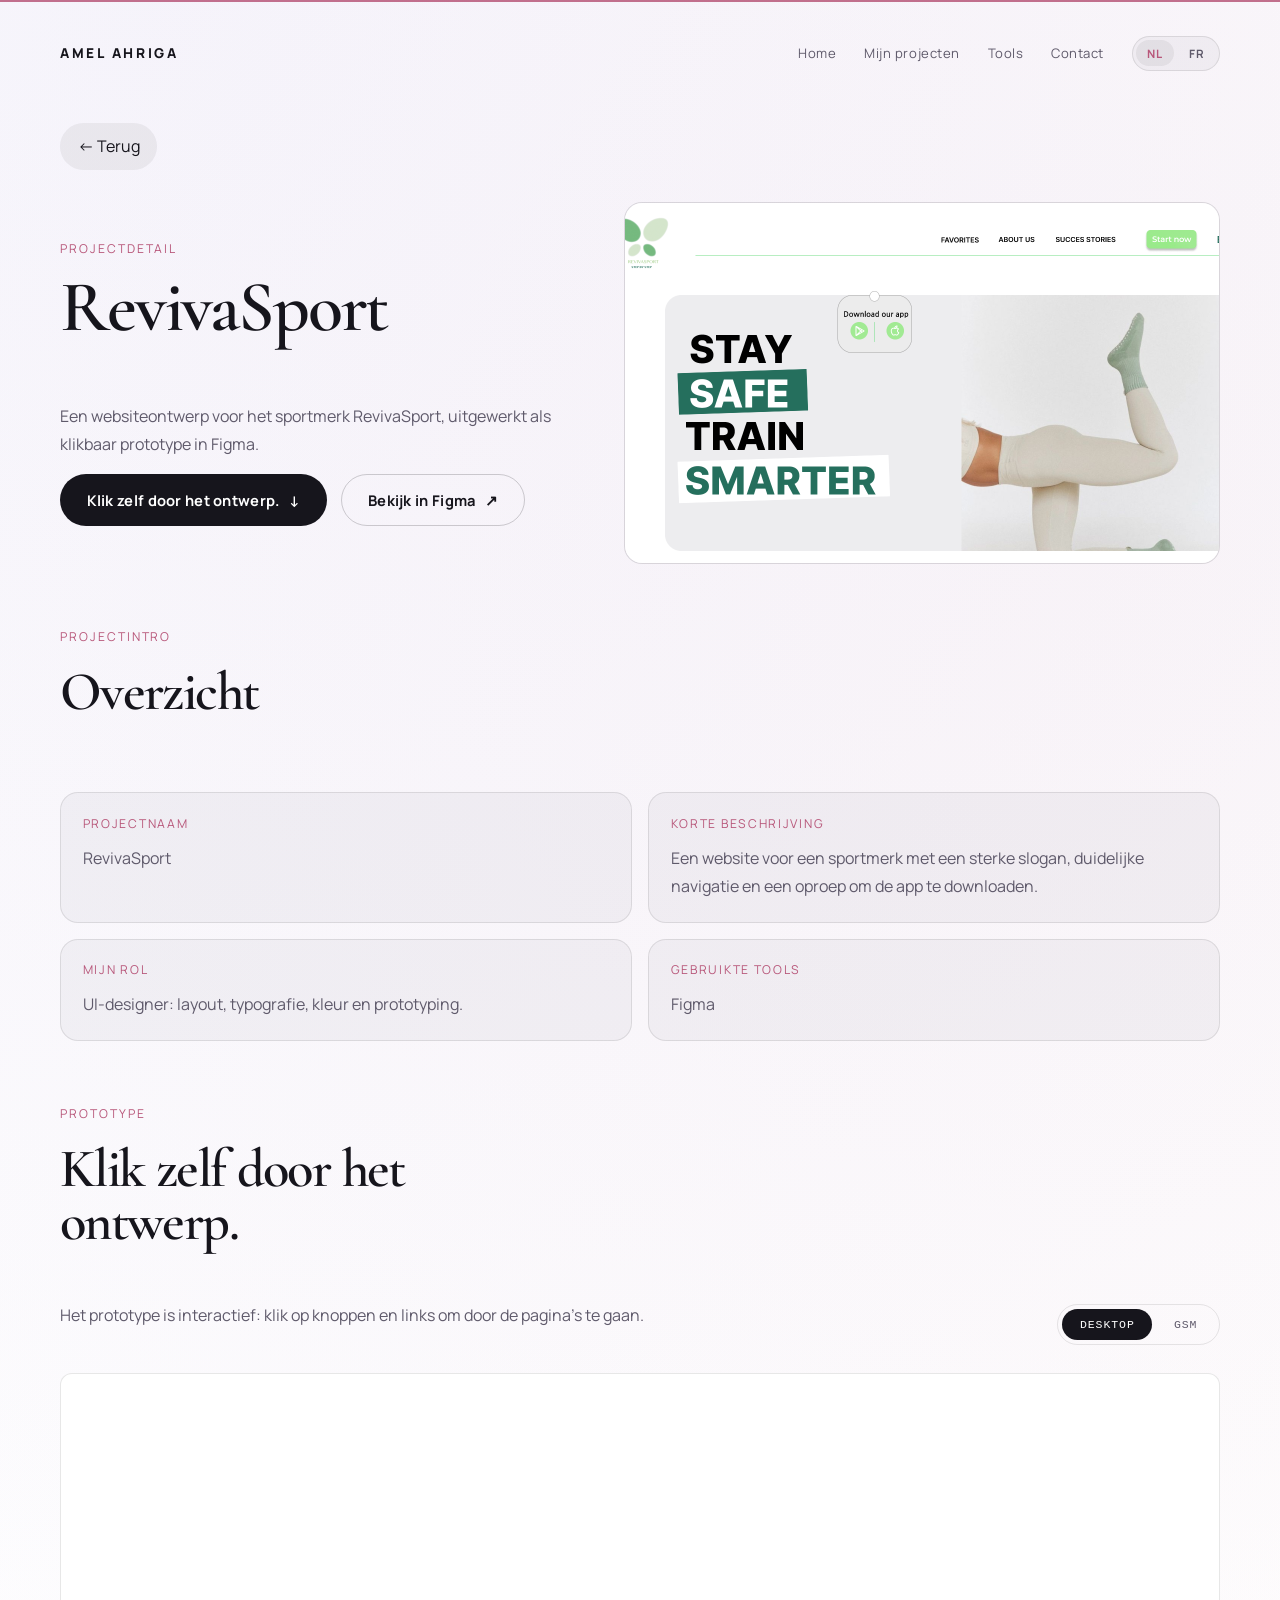
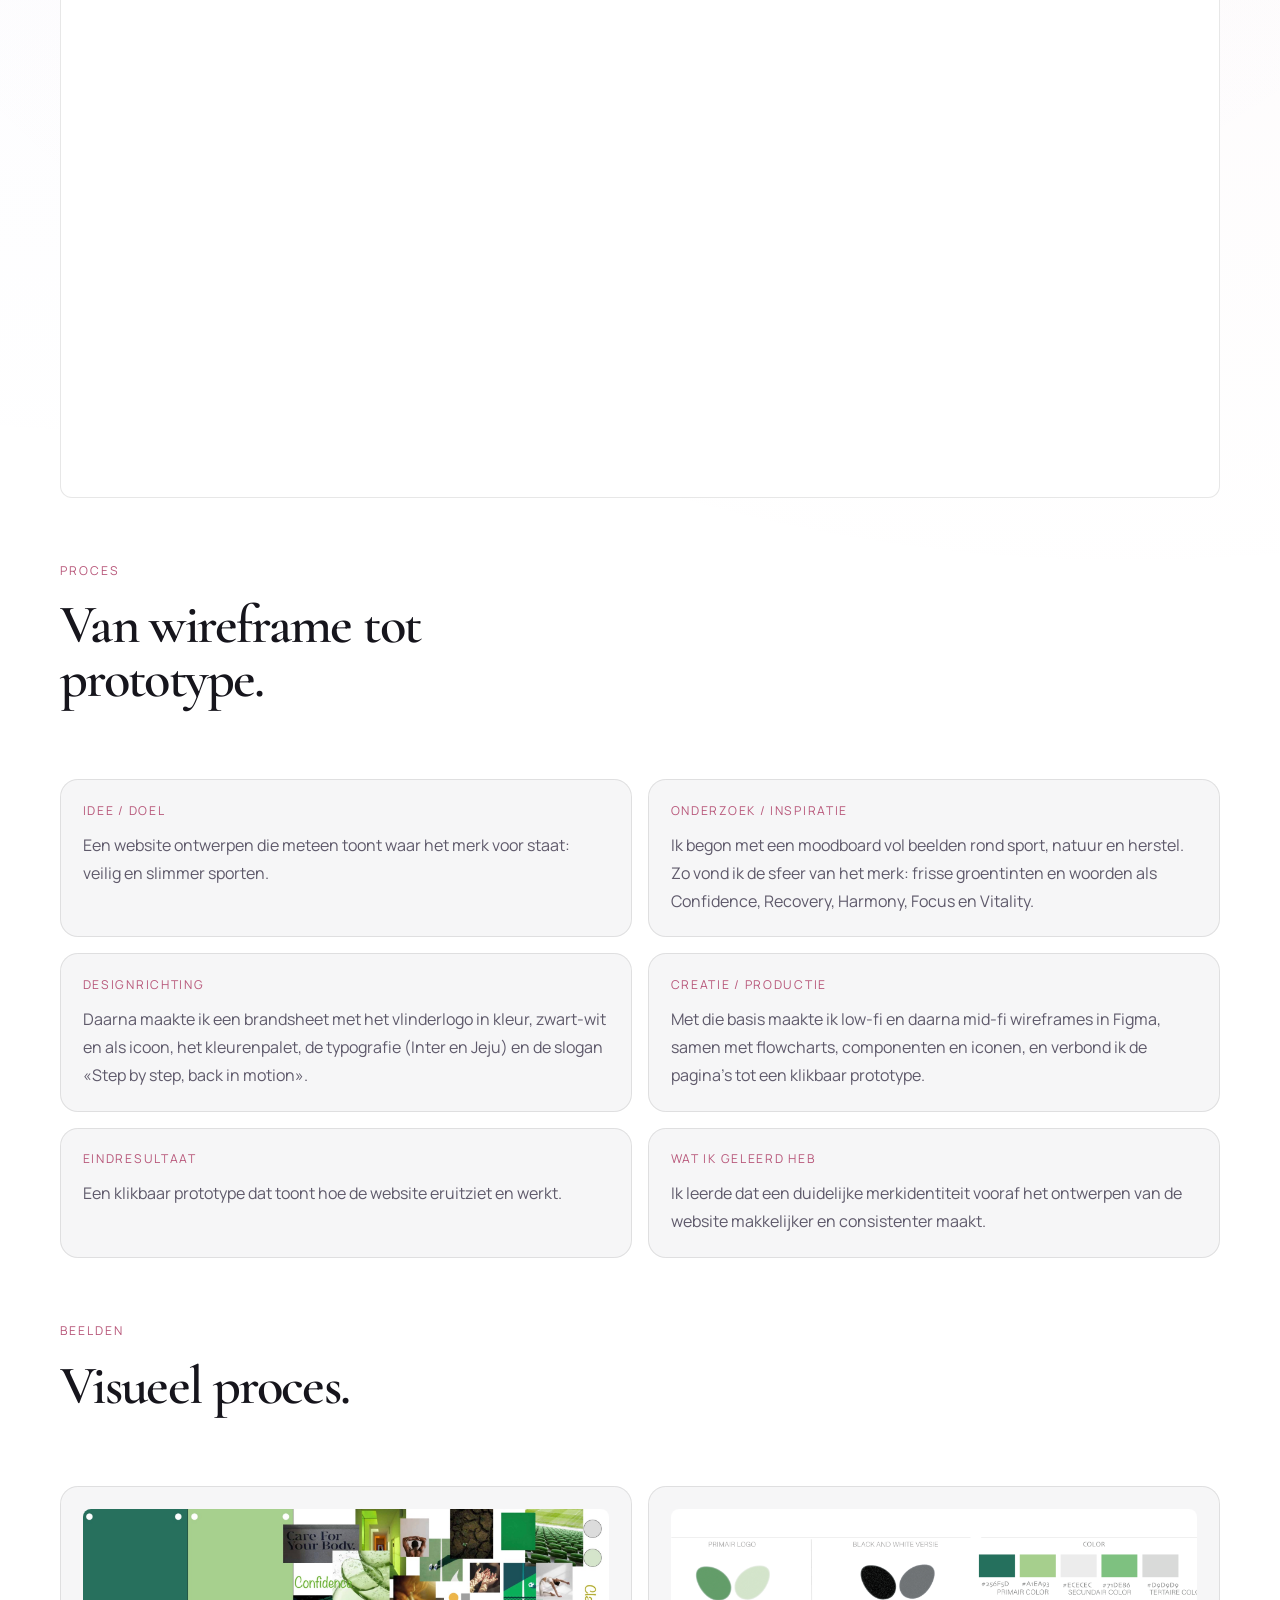
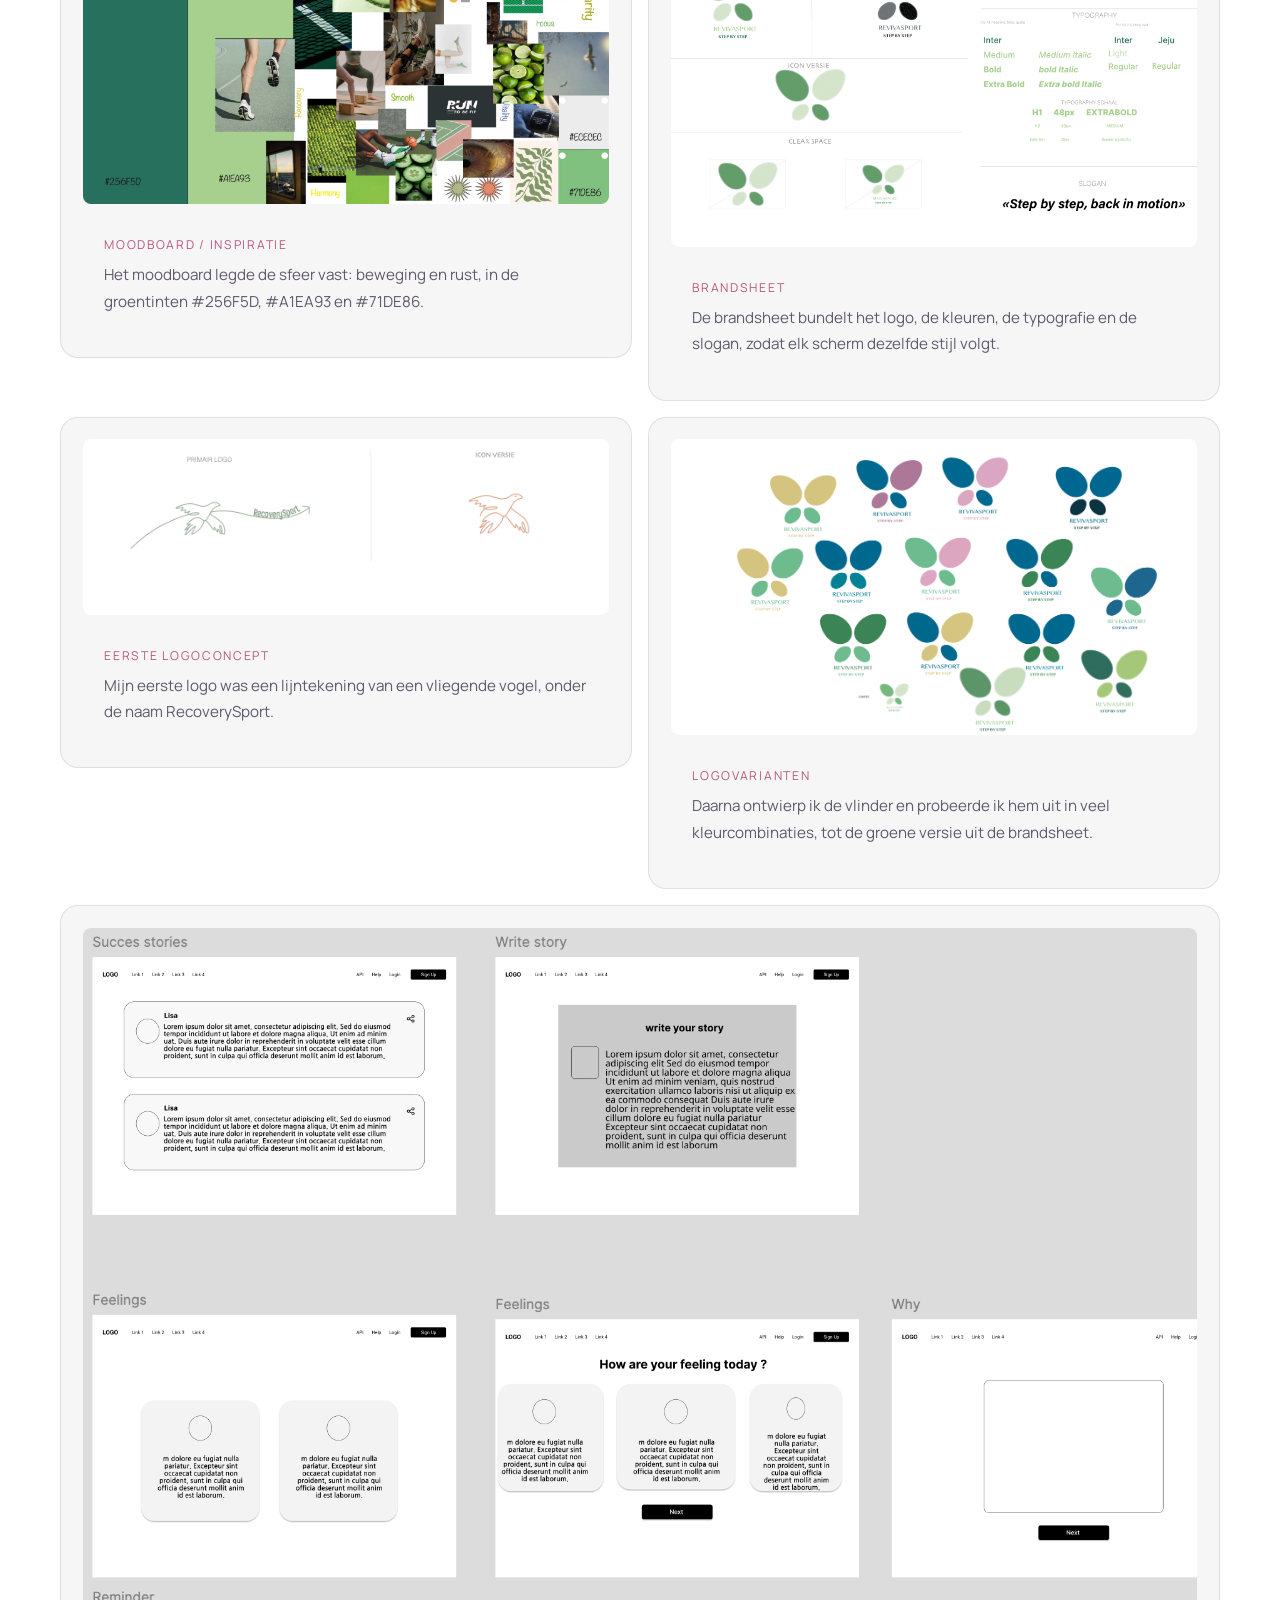
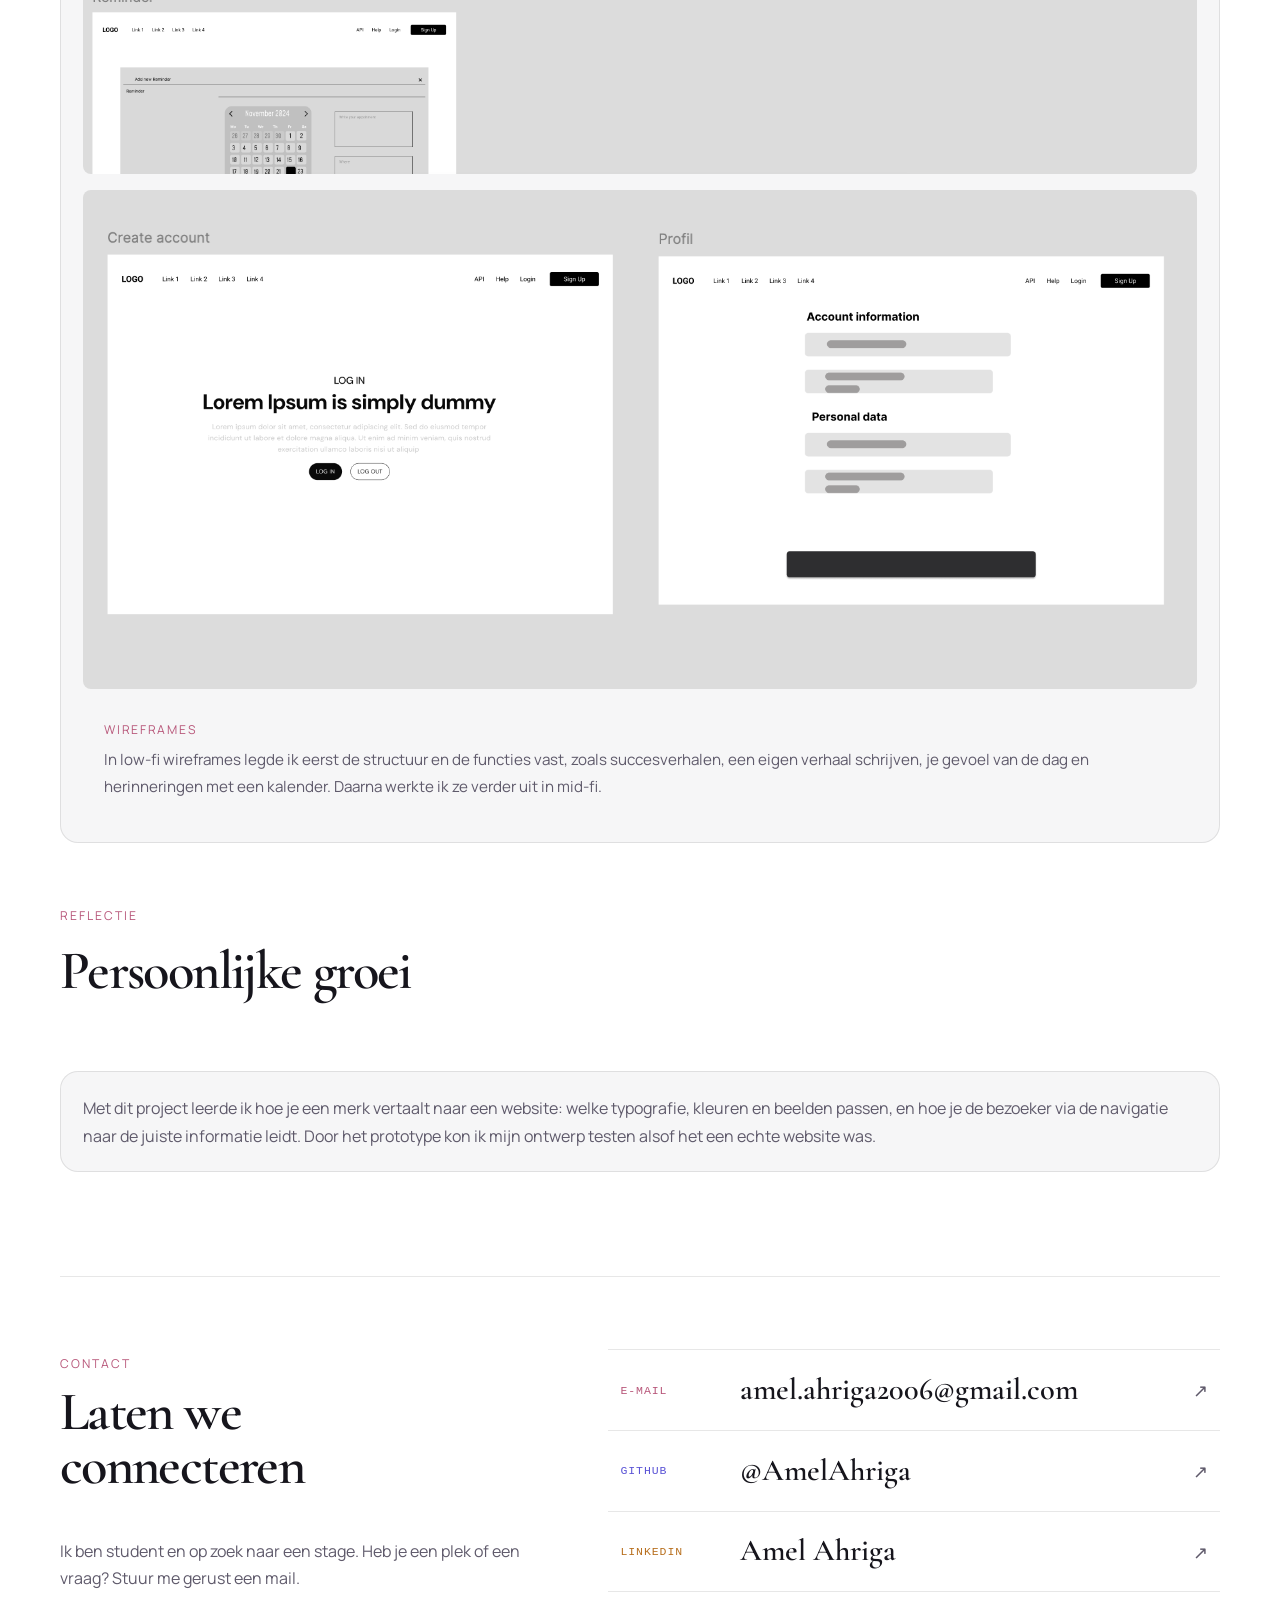
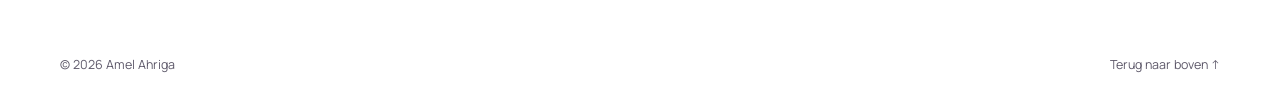
<file: revivasport.html>
<!doctype html>
<html lang="nl">
  <head>
    <meta charset="UTF-8" />
    <!-- Google Tag Manager -->
    <script>(function(w,d,s,l,i){w[l]=w[l]||[];w[l].push({'gtm.start':
    new Date().getTime(),event:'gtm.js'});var f=d.getElementsByTagName(s)[0],
    j=d.createElement(s),dl=l!='dataLayer'?'&l='+l:'';j.async=true;j.src=
    'https://www.googletagmanager.com/gtm.js?id='+i+dl;f.parentNode.insertBefore(j,f);
    })(window,document,'script','dataLayer','GTM-MWKPRJSG');</script>
    <!-- End Google Tag Manager -->
    <meta name="viewport" content="width=device-width, initial-scale=1.0" />
    <title data-i18n="meta.revivasport.title">RevivaSport | Website-ontwerp in Figma voor een sportmerk</title>
    <meta
      name="description"
      data-i18n-content="meta.revivasport.description"
      content="Ontwerp van een klikbare website voor het sportmerk RevivaSport, gemaakt in Figma. Een UX/UI-project van Amel Ahriga."
    />
    <link rel="canonical" href="https://portfolio-amel-xd.vercel.app/revivasport.html" />

    <!-- Open Graph / delen op social media -->
    <meta property="og:type" content="website" />
    <meta property="og:site_name" content="Amel Ahriga" />
    <meta property="og:locale" content="nl_BE" />
    <meta property="og:title" content="RevivaSport | Website-ontwerp in Figma voor een sportmerk" />
    <meta property="og:description" content="Ontwerp van een klikbare website voor het sportmerk RevivaSport, gemaakt in Figma. Een UX/UI-project van Amel Ahriga." />
    <meta property="og:url" content="https://portfolio-amel-xd.vercel.app/revivasport.html" />
    <meta property="og:image" content="https://portfolio-amel-xd.vercel.app/image/revivasport.png" />
    <meta property="og:image:secure_url" content="https://portfolio-amel-xd.vercel.app/image/revivasport.png" />
    <meta property="og:image:alt" content="Project RevivaSport van Amel Ahriga" />
    <meta name="twitter:card" content="summary_large_image" />
    <meta name="twitter:title" content="RevivaSport | Website-ontwerp in Figma voor een sportmerk" />
    <meta name="twitter:description" content="Ontwerp van een klikbare website voor het sportmerk RevivaSport, gemaakt in Figma. Een UX/UI-project van Amel Ahriga." />
    <meta name="twitter:image" content="https://portfolio-amel-xd.vercel.app/image/revivasport.png" />
    <meta name="twitter:image:alt" content="Project RevivaSport van Amel Ahriga" />
    <link rel="preconnect" href="https://fonts.googleapis.com" />
    <link rel="preconnect" href="https://fonts.gstatic.com" crossorigin />
    <link
      href="https://fonts.googleapis.com/css2?family=Manrope:wght@400;500;600;700;800&family=Cormorant+Garamond:wght@500;600&display=swap"
      rel="stylesheet"
    />
    <link rel="stylesheet" href="styles.css" />
  </head>
  <body>
    <!-- Google Tag Manager (noscript) -->
    <noscript><iframe src="https://www.googletagmanager.com/ns.html?id=GTM-MWKPRJSG"
    height="0" width="0" style="display:none;visibility:hidden"></iframe></noscript>
    <!-- End Google Tag Manager (noscript) -->
    <div class="page-shell">
      <header class="site-header">
        <button
          class="brand"
          type="button"
          data-open-home
          aria-label="Amel Ahriga, home"
        >
          <span class="brand-name">Amel Ahriga</span>
        </button>
        <div class="header-right">
          <nav
            class="site-nav"
            aria-label="Hoofdnavigatie"
            data-i18n-aria="nav.aria"
          >
            <button type="button" data-open-home data-i18n="nav.home">
              Home
            </button>
            <button type="button" data-scroll-to="projects" data-i18n="nav.projects">
              Mijn projecten
            </button>
            <button type="button" data-scroll-to="skills" data-i18n="nav.tools">
              Tools
            </button>
            <button type="button" data-scroll-to="contact" data-i18n="nav.contact">
              Contact
            </button>
          </nav>
          <div
            class="lang-switch"
            role="group"
            aria-label="Taal kiezen"
            data-i18n-aria="lang.aria"
          >
            <button type="button" data-set-lang="nl" lang="nl" aria-pressed="true">
              NL
            </button>
            <button type="button" data-set-lang="fr" lang="fr" aria-pressed="false">
              FR
            </button>
          </div>
        </div>
      </header>

      <main id="top">
        <!-- ===================== PROJECT: REVIVASPORT ===================== -->
        <section
          class="project-detail section"
          data-project-view="revivasport"
        >
          <button
            class="back-button"
            type="button"
            data-back-to-projects
            data-i18n="common.back"
          >
            ← Terug
          </button>

          <div class="detail-hero reveal is-visible">
            <div class="detail-copy">
              <p class="eyebrow" data-i18n="common.projectDetail">Projectdetail</p>
              <h1>RevivaSport</h1>
              <p class="section-text" data-i18n="reviva.lead">Een websiteontwerp voor het sportmerk RevivaSport, uitgewerkt als klikbaar prototype in Figma.</p>
              <div class="hero-actions">
                <a
                  class="hero-button hero-button-primary"
                  href="#prototype"
                >
                  <span data-i18n="common.prototypeTitle">Klik zelf door het ontwerp.</span>
                  <span aria-hidden="true">↓</span>
                </a>
                <a
                  class="hero-button hero-button-ghost"
                  href="https://www.figma.com/proto/d4YwExkK6ROiJVUiBmOjr1/2024-interface-design-website--Copy-?node-id=4049-4733&amp;page-id=4049%3A4539"
                  target="_blank"
                  rel="noopener"
                >
                  <span data-i18n="common.viewFigma">Bekijk in Figma</span>
                  <span aria-hidden="true">↗</span>
                </a>
              </div>
            </div>
            <div class="detail-image-frame">
              <img
                src="image/revivasport.png"
                alt="Homepage van het RevivaSport-websiteontwerp met navigatie, de slogan Stay safe, train smarter en een sportfoto."
                data-i18n-alt="reviva.alt"
              />
            </div>
          </div>

          <div class="detail-section">
            <div class="section-heading">
              <p class="eyebrow" data-i18n="common.projectIntro">Projectintro</p>
              <h2 data-i18n="common.overview">Overzicht</h2>
            </div>
            <div class="detail-meta-grid">
              <article class="detail-meta-card">
                <p class="meta-label" data-i18n="common.projectName">Projectnaam</p>
                <p>RevivaSport</p>
              </article>
              <article class="detail-meta-card">
                <p class="meta-label" data-i18n="common.shortDesc">Korte beschrijving</p>
                <p data-i18n="reviva.shortDesc">Een website voor een sportmerk met een sterke slogan, duidelijke navigatie en een oproep om de app te downloaden.</p>
              </article>
              <article class="detail-meta-card">
                <p class="meta-label" data-i18n="common.role">Mijn rol</p>
                <p data-i18n="reviva.role">UI-designer: layout, typografie, kleur en prototyping.</p>
              </article>
              <article class="detail-meta-card">
                <p class="meta-label" data-i18n="common.tools">Gebruikte tools</p>
                <p>Figma</p>
              </article>
            </div>
          </div>

          <div class="detail-section" id="prototype">
            <div class="prototype-heading">
              <div class="section-heading">
                <p class="eyebrow" data-i18n="common.prototype">Prototype</p>
                <h2 data-i18n="common.prototypeTitle">Klik zelf door het ontwerp.</h2>
                <p class="section-text" data-i18n="common.prototypeHint">Het prototype is interactief: klik op knoppen en links om door de pagina's te gaan.</p>
              </div>
              <div
                class="view-switch"
                role="group"
                aria-label="Weergave kiezen"
                data-i18n-aria="common.viewAria"
                data-prototype-switch
              >
                <button type="button" data-prototype-view="desktop" data-prototype-src="https://embed.figma.com/proto/d4YwExkK6ROiJVUiBmOjr1/2024-interface-design-website--Copy-?node-id=4049-4733&amp;scaling=min-zoom&amp;content-scaling=fixed&amp;page-id=4049%3A4539&amp;embed-host=share" aria-pressed="true" data-i18n="common.desktop">Desktop</button>
                <button type="button" data-prototype-view="mobile" data-prototype-src="https://embed.figma.com/proto/d4YwExkK6ROiJVUiBmOjr1/2024-interface-design-website--Copy-?node-id=4049-13148&amp;p=f&amp;scaling=min-zoom&amp;content-scaling=fixed&amp;page-id=4049%3A9275&amp;starting-point-node-id=4049%3A13148&amp;embed-host=share" aria-pressed="false" data-i18n="common.mobile">Gsm</button>
              </div>
            </div>
            <div class="prototype-stage">
              <div class="prototype-frame" data-prototype data-view="desktop">
                <iframe
                  src="https://embed.figma.com/proto/d4YwExkK6ROiJVUiBmOjr1/2024-interface-design-website--Copy-?node-id=4049-4733&amp;scaling=min-zoom&amp;content-scaling=fixed&amp;page-id=4049%3A4539&amp;embed-host=share"
                  title="Klikbaar Figma-prototype van RevivaSport"
                  loading="lazy"
                  allowfullscreen
                ></iframe>
              </div>
            </div>
          </div>

          <div class="detail-section">
            <div class="section-heading">
              <p class="eyebrow" data-i18n="common.process">Proces</p>
              <h2 data-i18n="reviva.processTitle">Van wireframe tot prototype.</h2>
            </div>
            <div class="process-grid">
              <article class="process-card">
                <p class="meta-label" data-i18n="common.idea">Idee / doel</p>
                <p data-i18n="reviva.idea">Een website ontwerpen die meteen toont waar het merk voor staat: veilig en slimmer sporten.</p>
              </article>
              <article class="process-card">
                <p class="meta-label" data-i18n="common.research">Onderzoek / inspiratie</p>
                <p data-i18n="reviva.research">Ik begon met een moodboard vol beelden rond sport, natuur en herstel. Zo vond ik de sfeer van het merk: frisse groentinten en woorden als Confidence, Recovery, Harmony, Focus en Vitality.</p>
              </article>
              <article class="process-card">
                <p class="meta-label" data-i18n="common.direction">Designrichting</p>
                <p data-i18n="reviva.direction">Daarna maakte ik een brandsheet met het vlinderlogo in kleur, zwart-wit en als icoon, het kleurenpalet, de typografie (Inter en Jeju) en de slogan «Step by step, back in motion».</p>
              </article>
              <article class="process-card">
                <p class="meta-label" data-i18n="common.creation">Creatie / productie</p>
                <p data-i18n="reviva.creation">Met die basis maakte ik low-fi en daarna mid-fi wireframes in Figma, samen met flowcharts, componenten en iconen, en verbond ik de pagina's tot een klikbaar prototype.</p>
              </article>
              <article class="process-card">
                <p class="meta-label" data-i18n="common.result">Eindresultaat</p>
                <p data-i18n="reviva.result">Een klikbaar prototype dat toont hoe de website eruitziet en werkt.</p>
              </article>
              <article class="process-card">
                <p class="meta-label" data-i18n="common.learned">Wat ik geleerd heb</p>
                <p data-i18n="reviva.learned">Ik leerde dat een duidelijke merkidentiteit vooraf het ontwerpen van de website makkelijker en consistenter maakt.</p>
              </article>
            </div>
          </div>

          <div class="detail-section">
            <div class="section-heading">
              <p class="eyebrow" data-i18n="common.images">Beelden</p>
              <h2 data-i18n="common.visualProcess">Visueel proces.</h2>
            </div>
            <div class="detail-gallery detail-gallery-boards">
              <figure class="gallery-card gallery-visual">
                <img
                  src="image/revivasport-moodboard.jpg"
                  alt="Moodboard van RevivaSport met groene kleurvlakken, sportbeelden, limoenen en woorden als Confidence, Recovery en Focus."
                  data-i18n-alt="reviva.moodboardAlt"
                />
                <figcaption>
                  <span data-i18n="common.moodboard">Moodboard / inspiratie</span>
                  <p data-i18n="reviva.moodboard">Het moodboard legde de sfeer vast: beweging en rust, in de groentinten #256F5D, #A1EA93 en #71DE86.</p>
                </figcaption>
              </figure>
              <figure class="gallery-card gallery-visual">
                <img
                  src="image/revivasport-brandsheet.png"
                  alt="Brandsheet van RevivaSport met het vlinderlogo in kleur, zwart-wit en als icoon, het kleurenpalet, de typografie en de slogan."
                  data-i18n-alt="reviva.brandsheetAlt"
                />
                <figcaption>
                  <span data-i18n="common.brandsheet">Brandsheet</span>
                  <p data-i18n="reviva.brandsheet">De brandsheet bundelt het logo, de kleuren, de typografie en de slogan, zodat elk scherm dezelfde stijl volgt.</p>
                </figcaption>
              </figure>
              <figure class="gallery-card gallery-visual">
                <img
                  src="image/revivasport-logo-concept.png"
                  alt="Eerste logoconcept RecoverySport: een lijntekening van een vliegende vogel met de naam op een lint, als primair logo en als icoon."
                  data-i18n-alt="reviva.logoConceptAlt"
                />
                <figcaption>
                  <span data-i18n="common.logoConcept">Eerste logoconcept</span>
                  <p data-i18n="reviva.logoConcept">Mijn eerste logo was een lijntekening van een vliegende vogel, onder de naam RecoverySport.</p>
                </figcaption>
              </figure>
              <figure class="gallery-card gallery-visual">
                <img
                  src="image/revivasport-logo-variations.png"
                  alt="Varianten van het RevivaSport-vlinderlogo in verschillende combinaties van groen, blauw, roze en goud."
                  data-i18n-alt="reviva.logoVariationsAlt"
                />
                <figcaption>
                  <span data-i18n="common.logoVariations">Logovarianten</span>
                  <p data-i18n="reviva.logoVariations">Daarna ontwierp ik de vlinder en probeerde ik hem uit in veel kleurcombinaties, tot de groene versie uit de brandsheet.</p>
                </figcaption>
              </figure>
              <figure class="gallery-card gallery-visual gallery-span">
                <img
                  src="image/revivasport-wireframes-lofi.png"
                  alt="Low-fi wireframes van RevivaSport: succesverhalen, een verhaal schrijven, hoe voel je je vandaag, waarom en een herinnering met kalender."
                  data-i18n-alt="reviva.wireframesAlt"
                />
                <img
                  src="image/revivasport-wireframes-lofi-2.png"
                  alt="Low-fi wireframes van RevivaSport: een account aanmaken en een profielpagina met accountinformatie en persoonlijke gegevens."
                  data-i18n-alt="reviva.wireframes2Alt"
                />
                <figcaption>
                  <span data-i18n="common.wireframes">Wireframes</span>
                  <p data-i18n="reviva.wireframes">In low-fi wireframes legde ik eerst de structuur en de functies vast, zoals succesverhalen, een eigen verhaal schrijven, je gevoel van de dag en herinneringen met een kalender. Daarna werkte ik ze verder uit in mid-fi.</p>
                </figcaption>
              </figure>
            </div>
          </div>

          <div class="detail-section">
            <div class="section-heading">
              <p class="eyebrow" data-i18n="common.reflection">Reflectie</p>
              <h2 data-i18n="common.growth">Persoonlijke groei</h2>
            </div>
            <div class="reflection-card">
              <p data-i18n="reviva.reflection">Met dit project leerde ik hoe je een merk vertaalt naar een website: welke typografie, kleuren en beelden passen, en hoe je de bezoeker via de navigatie naar de juiste informatie leidt. Door het prototype kon ik mijn ontwerp testen alsof het een echte website was.</p>
            </div>
          </div>
        </section>

      </main>

      <footer class="site-footer section reveal" id="contact">
        <div class="contact-layout">
          <div class="contact-intro">
            <p class="eyebrow" data-i18n="nav.contact">Contact</p>
            <h2 data-i18n="footer.title">Laten we connecteren</h2>
            <p class="footer-text" data-i18n="footer.internship">
              Ik ben student en op zoek naar een stage. Heb je een plek of een
              vraag? Stuur me gerust een mail.
            </p>
          </div>

          <ul class="contact-list">
            <li class="contact-row contact-row-mail">
              <span class="contact-label" data-i18n="contact.email">E-mail</span>
              <a class="contact-value" href="mailto:amel.ahriga2006@gmail.com"
                >amel.ahriga2006@gmail.com</a
              >
              <span class="contact-arrow" aria-hidden="true">↗</span>
            </li>
            <li class="contact-row contact-row-github">
              <span class="contact-label">GitHub</span>
              <a
                class="contact-value"
                href="https://github.com/AmelAhriga"
                target="_blank"
                rel="noopener"
                >@AmelAhriga</a
              >
              <span class="contact-arrow" aria-hidden="true">↗</span>
            </li>
            <li class="contact-row contact-row-linkedin">
              <span class="contact-label">LinkedIn</span>
              <a
                class="contact-value"
                href="https://www.linkedin.com/in/amel-ahriga"
                target="_blank"
                rel="noopener"
                >Amel Ahriga</a
              >
              <span class="contact-arrow" aria-hidden="true">↗</span>
            </li>
          </ul>
        </div>

        <div class="footer-bottom">
          <span>© <span data-year>2026</span> Amel Ahriga</span>
          <a href="#top" data-i18n="footer.top"
            >Terug naar boven ↑</a
          >
        </div>
      </footer>
    </div>

    <script src="translations.js"></script>
    <script src="script.js"></script>
  </body>
</html>
</file>
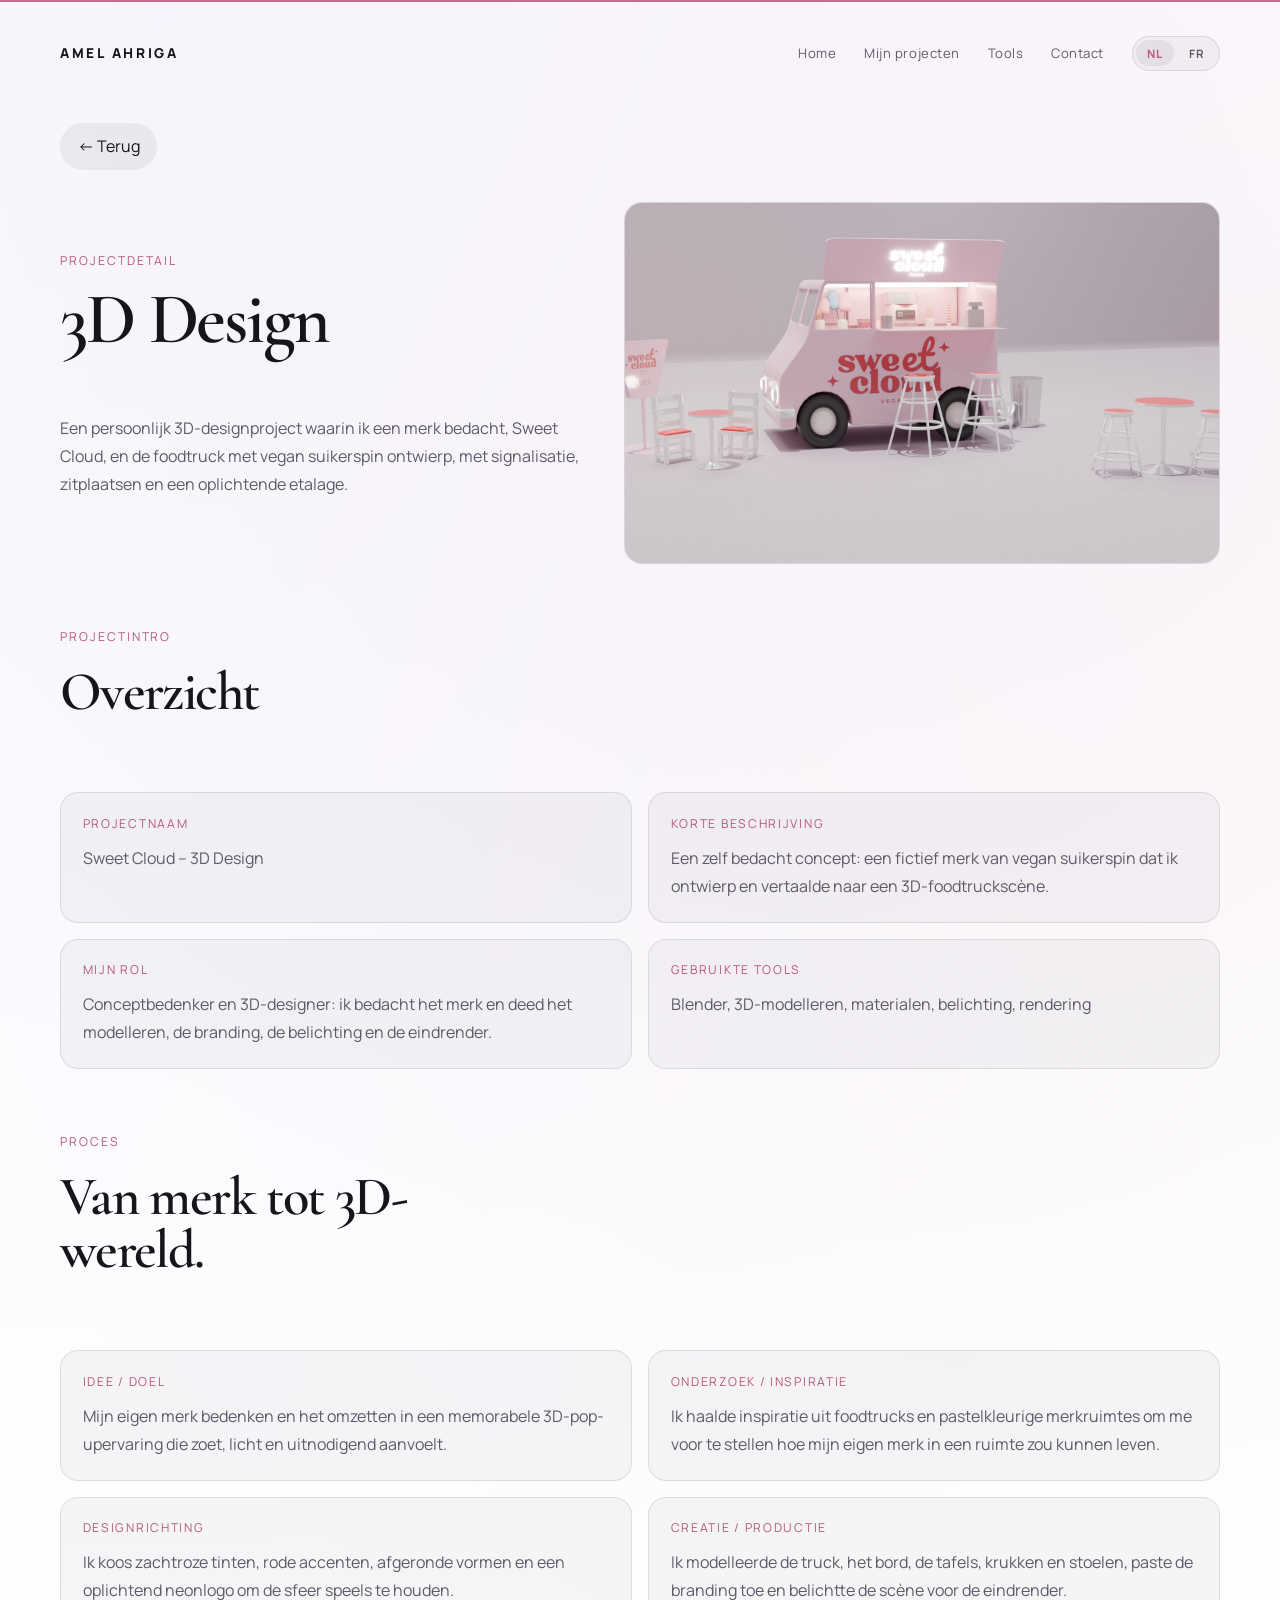
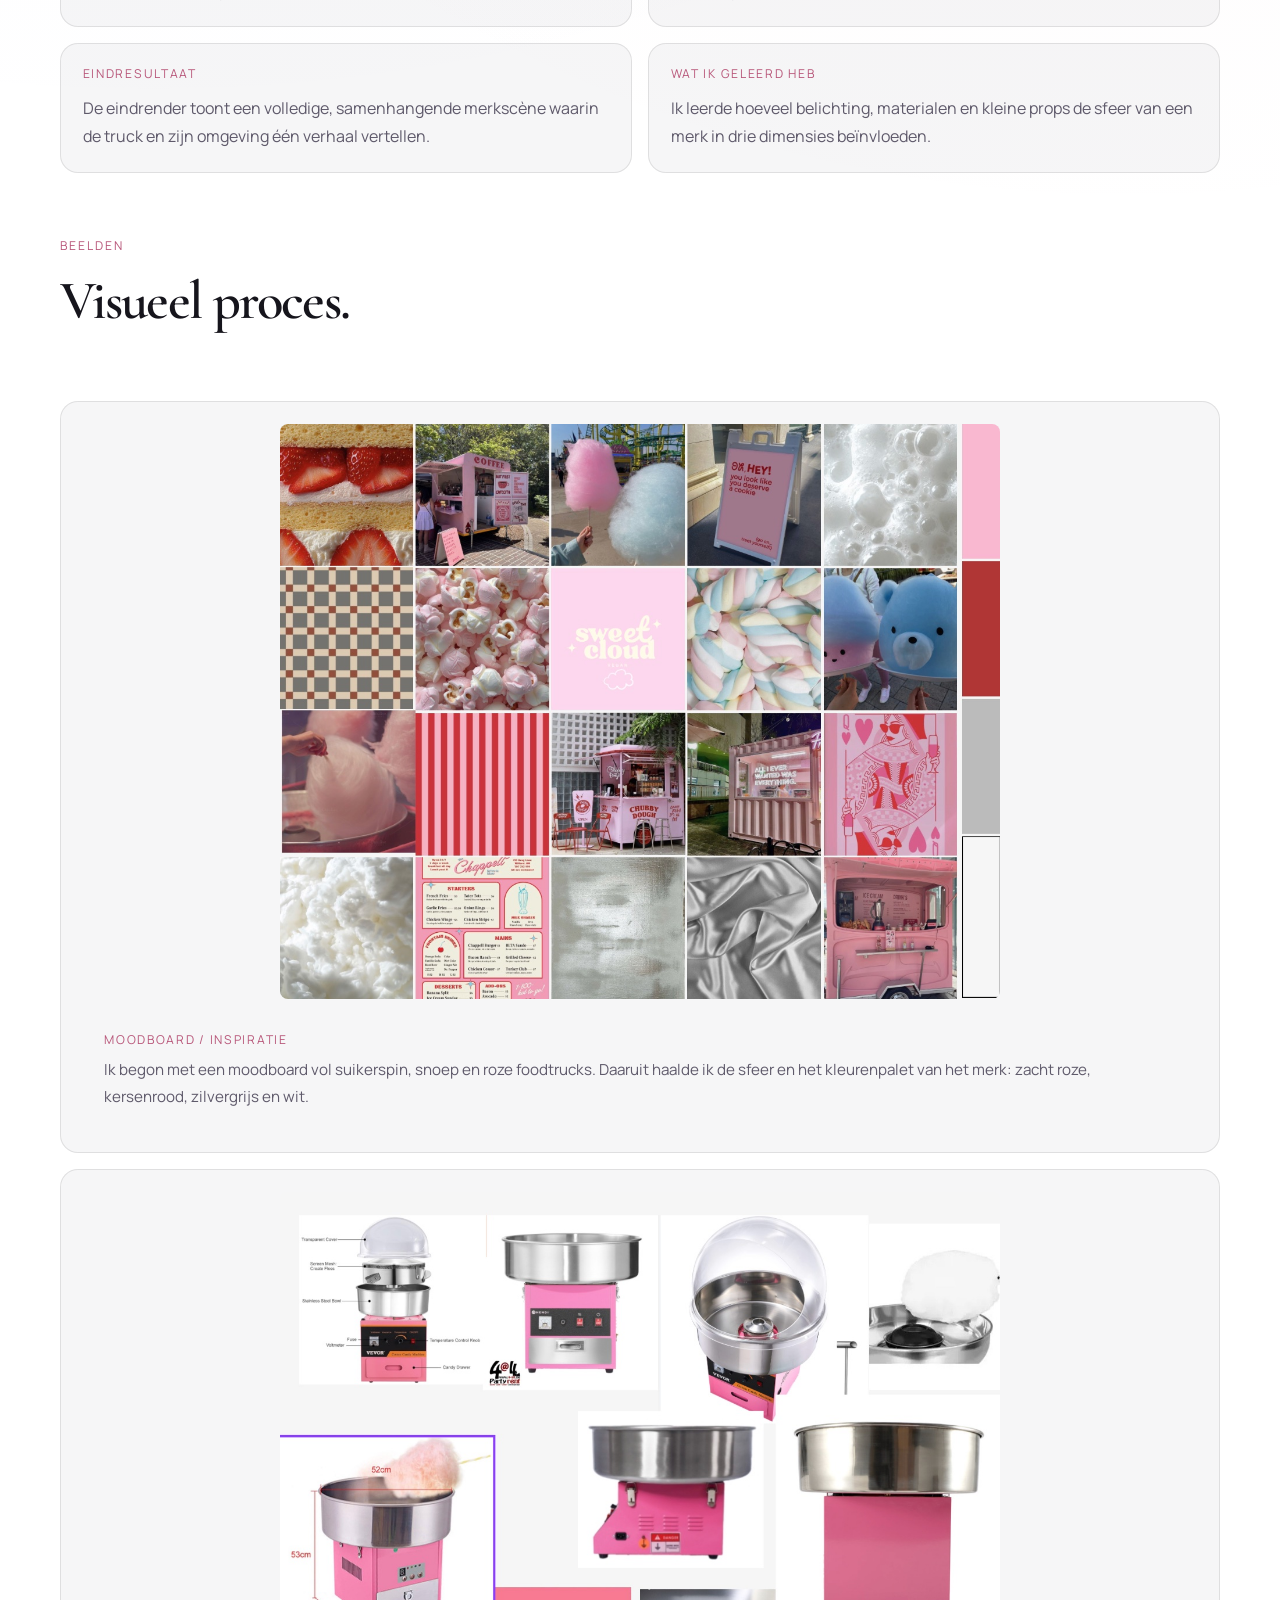
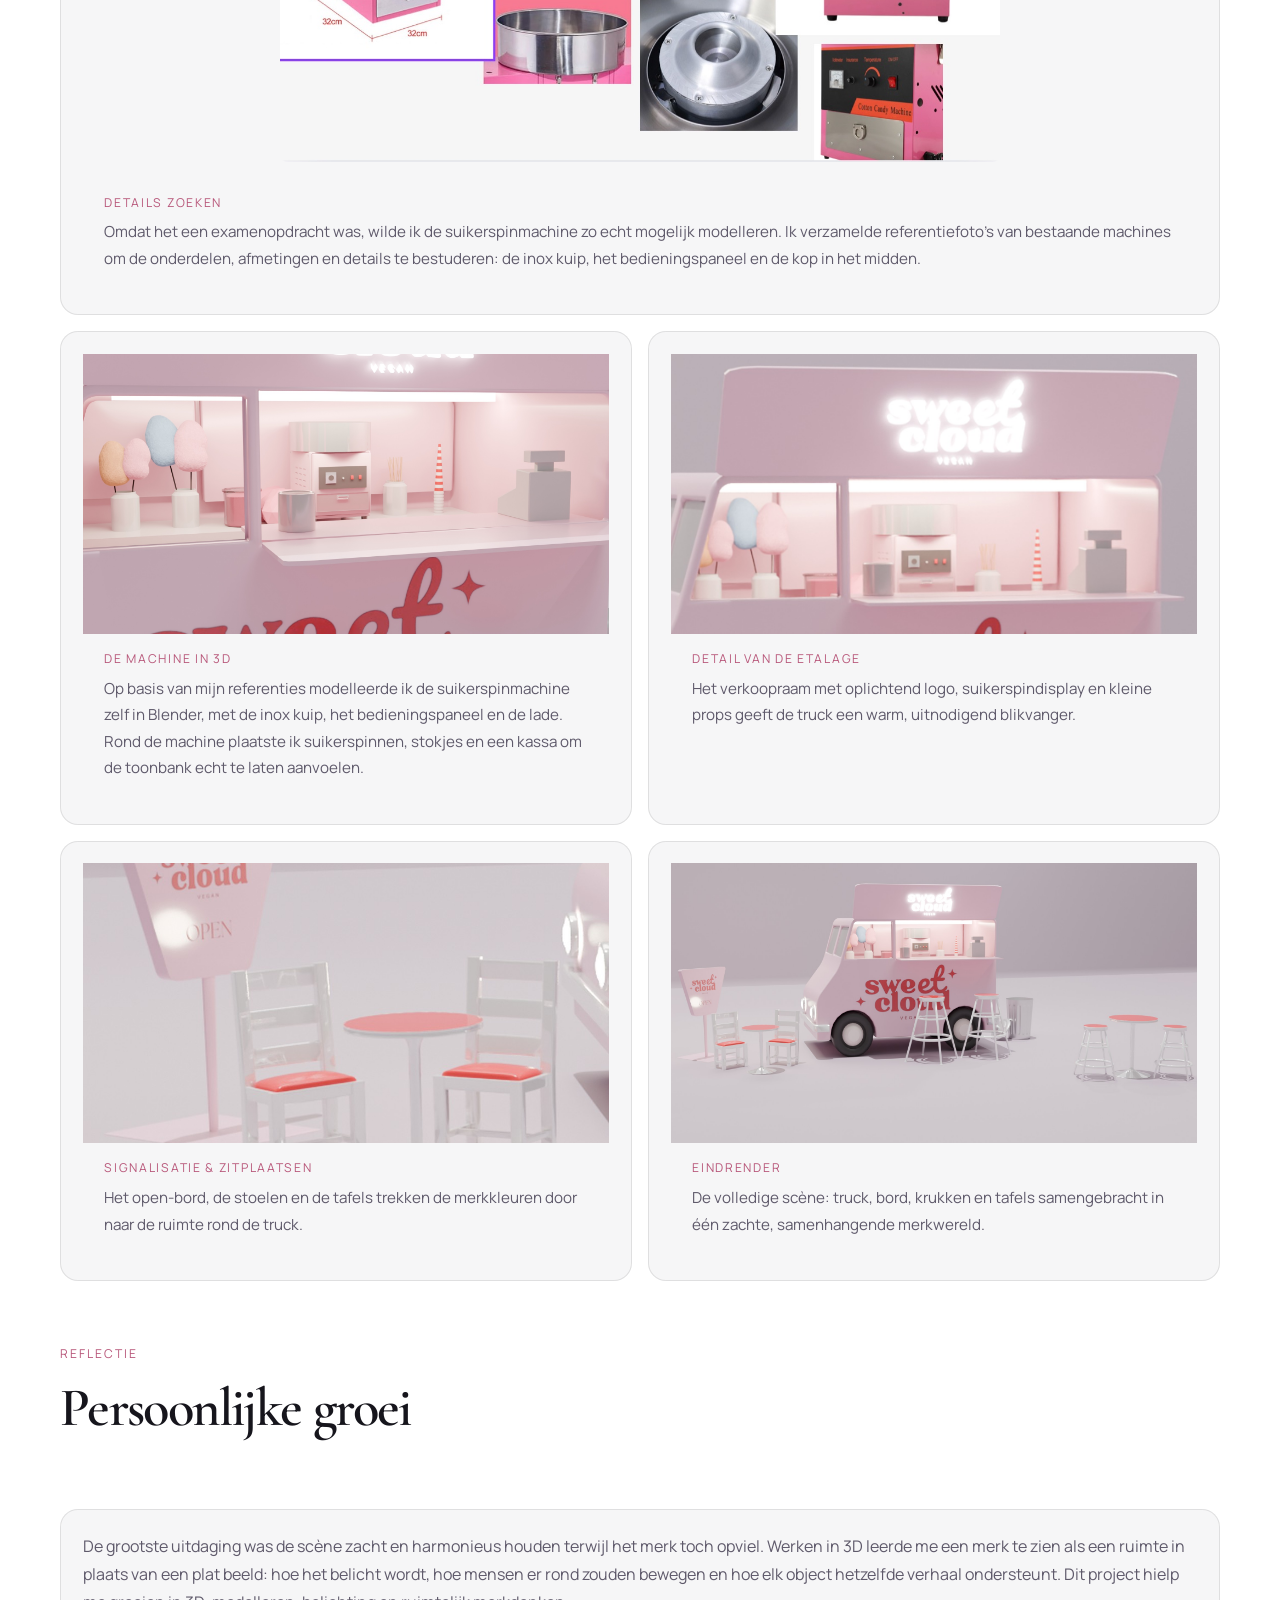
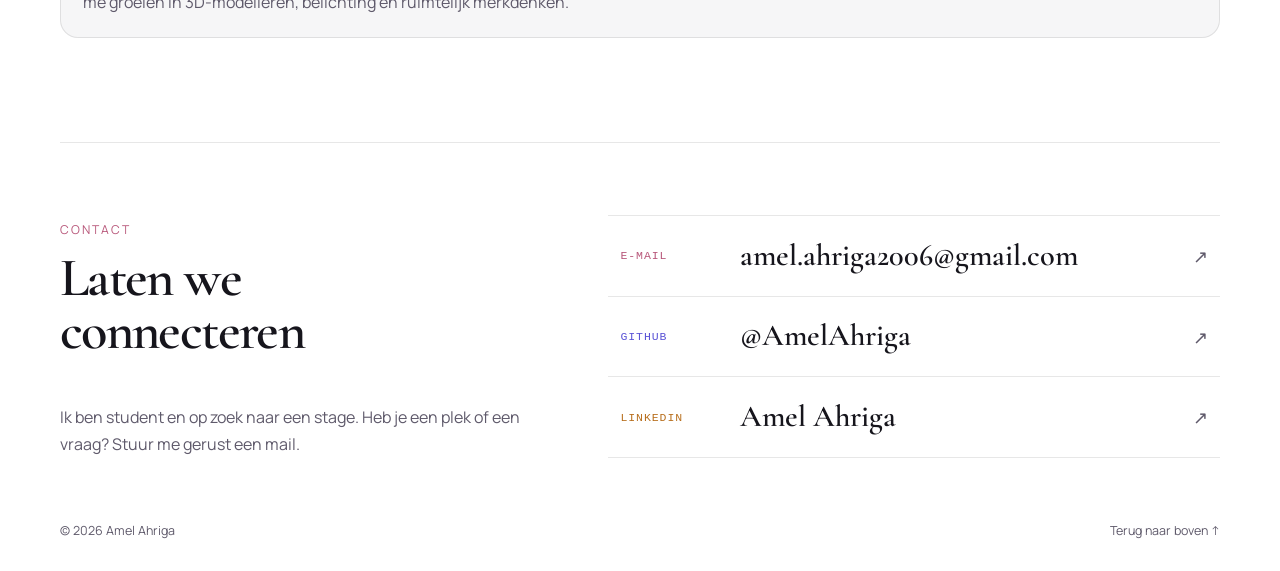
<file: sweet-cloud.html>
<!doctype html>
<html lang="nl">
  <head>
    <meta charset="UTF-8" />
    <!-- Google Tag Manager -->
    <script>(function(w,d,s,l,i){w[l]=w[l]||[];w[l].push({'gtm.start':
    new Date().getTime(),event:'gtm.js'});var f=d.getElementsByTagName(s)[0],
    j=d.createElement(s),dl=l!='dataLayer'?'&l='+l:'';j.async=true;j.src=
    'https://www.googletagmanager.com/gtm.js?id='+i+dl;f.parentNode.insertBefore(j,f);
    })(window,document,'script','dataLayer','GTM-MWKPRJSG');</script>
    <!-- End Google Tag Manager -->
    <meta name="viewport" content="width=device-width, initial-scale=1.0" />
    <title data-i18n="meta.cloud.title">Sweet Cloud | 3D-design in Blender voor een foodtruck</title>
    <meta
      name="description"
      data-i18n-content="meta.cloud.description"
      content="Sweet Cloud: een 3D-wereld in Blender voor een foodtruck met veganistische suikerspinnen. Een project van Amel Ahriga."
    />
    <link rel="canonical" href="https://portfolio-amel-xd.vercel.app/sweet-cloud.html" />

    <!-- Open Graph / delen op social media -->
    <meta property="og:type" content="website" />
    <meta property="og:site_name" content="Amel Ahriga" />
    <meta property="og:locale" content="nl_BE" />
    <meta property="og:title" content="Sweet Cloud | 3D-design in Blender voor een foodtruck" />
    <meta property="og:description" content="Sweet Cloud: een 3D-wereld in Blender voor een foodtruck met veganistische suikerspinnen. Een project van Amel Ahriga." />
    <meta property="og:url" content="https://portfolio-amel-xd.vercel.app/sweet-cloud.html" />
    <meta property="og:image" content="https://portfolio-amel-xd.vercel.app/image/sweet-cloud-3d.jpg" />
    <meta property="og:image:secure_url" content="https://portfolio-amel-xd.vercel.app/image/sweet-cloud-3d.jpg" />
    <meta property="og:image:alt" content="Project Sweet Cloud van Amel Ahriga" />
    <meta name="twitter:card" content="summary_large_image" />
    <meta name="twitter:title" content="Sweet Cloud | 3D-design in Blender voor een foodtruck" />
    <meta name="twitter:description" content="Sweet Cloud: een 3D-wereld in Blender voor een foodtruck met veganistische suikerspinnen. Een project van Amel Ahriga." />
    <meta name="twitter:image" content="https://portfolio-amel-xd.vercel.app/image/sweet-cloud-3d.jpg" />
    <meta name="twitter:image:alt" content="Project Sweet Cloud van Amel Ahriga" />
    <link rel="preconnect" href="https://fonts.googleapis.com" />
    <link rel="preconnect" href="https://fonts.gstatic.com" crossorigin />
    <link
      href="https://fonts.googleapis.com/css2?family=Manrope:wght@400;500;600;700;800&family=Cormorant+Garamond:wght@500;600&display=swap"
      rel="stylesheet"
    />
    <link rel="stylesheet" href="styles.css" />
  </head>
  <body>
    <!-- Google Tag Manager (noscript) -->
    <noscript><iframe src="https://www.googletagmanager.com/ns.html?id=GTM-MWKPRJSG"
    height="0" width="0" style="display:none;visibility:hidden"></iframe></noscript>
    <!-- End Google Tag Manager (noscript) -->
    <div class="page-shell">
      <header class="site-header">
        <button
          class="brand"
          type="button"
          data-open-home
          aria-label="Amel Ahriga, home"
        >
          <span class="brand-name">Amel Ahriga</span>
        </button>
        <div class="header-right">
          <nav
            class="site-nav"
            aria-label="Hoofdnavigatie"
            data-i18n-aria="nav.aria"
          >
            <button type="button" data-open-home data-i18n="nav.home">
              Home
            </button>
            <button type="button" data-scroll-to="projects" data-i18n="nav.projects">
              Mijn projecten
            </button>
            <button type="button" data-scroll-to="skills" data-i18n="nav.tools">
              Tools
            </button>
            <button type="button" data-scroll-to="contact" data-i18n="nav.contact">
              Contact
            </button>
          </nav>
          <div
            class="lang-switch"
            role="group"
            aria-label="Taal kiezen"
            data-i18n-aria="lang.aria"
          >
            <button type="button" data-set-lang="nl" lang="nl" aria-pressed="true">
              NL
            </button>
            <button type="button" data-set-lang="fr" lang="fr" aria-pressed="false">
              FR
            </button>
          </div>
        </div>
      </header>

      <main id="top">
        <!-- ===================== PROJECT: SWEET CLOUD ===================== -->
        <section
          class="project-detail section"
          data-project-view="sweet-cloud"
        >
          <button
            class="back-button"
            type="button"
            data-back-to-projects
            data-i18n="common.back"
          >
            ← Terug
          </button>

          <div class="detail-hero reveal is-visible">
            <div class="detail-copy">
              <p class="eyebrow" data-i18n="common.projectDetail">
                Projectdetail
              </p>
              <h1 data-i18n="cat.3d">3D Design</h1>
              <p class="section-text" data-i18n="cloud.lead">
                Een persoonlijk 3D-designproject waarin ik een merk bedacht,
                Sweet Cloud, en de foodtruck met vegan suikerspin ontwierp,
                met signalisatie, zitplaatsen en een oplichtende etalage.
              </p>
            </div>
            <div class="detail-image-frame">
              <img
                src="image/sweet-cloud-3d.jpg"
                alt="3D-render van de Sweet Cloud-truck met vegan suikerspin, roze branding, krukken en tafels."
                data-i18n-alt="card.cloud.alt"
              />
            </div>
          </div>

          <div class="detail-section">
            <div class="section-heading">
              <p class="eyebrow" data-i18n="common.projectIntro">
                Projectintro
              </p>
              <h2 data-i18n="common.overview">Overzicht</h2>
            </div>
            <div class="detail-meta-grid">
              <article class="detail-meta-card">
                <p class="meta-label" data-i18n="common.projectName">
                  Projectnaam
                </p>
                <p data-i18n="cloud.name">Sweet Cloud – 3D Design</p>
              </article>
              <article class="detail-meta-card">
                <p class="meta-label" data-i18n="common.shortDesc">
                  Korte beschrijving
                </p>
                <p data-i18n="cloud.shortDesc">
                  Een zelf bedacht concept: een fictief merk van vegan
                  suikerspin dat ik ontwierp en vertaalde naar een
                  3D-foodtruckscène.
                </p>
              </article>
              <article class="detail-meta-card">
                <p class="meta-label" data-i18n="common.role">Mijn rol</p>
                <p data-i18n="cloud.role">
                  Conceptbedenker en 3D-designer: ik bedacht het merk en deed
                  het modelleren, de branding, de belichting en de
                  eindrender.
                </p>
              </article>
              <article class="detail-meta-card">
                <p class="meta-label" data-i18n="common.tools">
                  Gebruikte tools
                </p>
                <p data-i18n="cloud.tools">
                  Blender, 3D-modelleren, materialen, belichting, rendering
                </p>
              </article>
            </div>
          </div>

          <div class="detail-section">
            <div class="section-heading">
              <p class="eyebrow" data-i18n="common.process">Proces</p>
              <h2 data-i18n="cloud.processTitle">Van merk tot 3D-wereld.</h2>
            </div>
            <div class="process-grid">
              <article class="process-card">
                <p class="meta-label" data-i18n="common.idea">Idee / doel</p>
                <p data-i18n="cloud.idea">
                  Mijn eigen merk bedenken en het omzetten in een memorabele
                  3D-pop-upervaring die zoet, licht en uitnodigend aanvoelt.
                </p>
              </article>
              <article class="process-card">
                <p class="meta-label" data-i18n="common.research">
                  Onderzoek / inspiratie
                </p>
                <p data-i18n="cloud.research">
                  Ik haalde inspiratie uit foodtrucks en pastelkleurige
                  merkruimtes om me voor te stellen hoe mijn eigen merk in een
                  ruimte zou kunnen leven.
                </p>
              </article>
              <article class="process-card">
                <p class="meta-label" data-i18n="common.direction">
                  Designrichting
                </p>
                <p data-i18n="cloud.direction">
                  Ik koos zachtroze tinten, rode accenten, afgeronde vormen en
                  een oplichtend neonlogo om de sfeer speels te houden.
                </p>
              </article>
              <article class="process-card">
                <p class="meta-label" data-i18n="common.creation">
                  Creatie / productie
                </p>
                <p data-i18n="cloud.creation">
                  Ik modelleerde de truck, het bord, de tafels, krukken en
                  stoelen, paste de branding toe en belichtte de scène voor de
                  eindrender.
                </p>
              </article>
              <article class="process-card">
                <p class="meta-label" data-i18n="common.result">
                  Eindresultaat
                </p>
                <p data-i18n="cloud.result">
                  De eindrender toont een volledige, samenhangende merkscène
                  waarin de truck en zijn omgeving één verhaal vertellen.
                </p>
              </article>
              <article class="process-card">
                <p class="meta-label" data-i18n="common.learned">
                  Wat ik geleerd heb
                </p>
                <p data-i18n="cloud.learned">
                  Ik leerde hoeveel belichting, materialen en kleine props de
                  sfeer van een merk in drie dimensies beïnvloeden.
                </p>
              </article>
            </div>
          </div>

          <div class="detail-section">
            <div class="section-heading">
              <p class="eyebrow" data-i18n="common.images">Beelden</p>
              <h2 data-i18n="common.visualProcess">Visueel proces.</h2>
            </div>
            <div class="detail-gallery detail-gallery-cloud">
              <figure class="gallery-card gallery-visual gallery-span">
                <img
                  src="image/sweet-cloud-moodboard.jpg"
                  alt="Moodboard van Sweet Cloud met roze en blauwe suikerspin, foodtrucks, marshmallows, rood-witte strepen, een ruitpatroon, zilveren stof en een kleurenpalet in roze, rood, grijs en wit."
                  data-i18n-alt="cloud.moodboardAlt"
                />
                <figcaption>
                  <span data-i18n="common.moodboard">Moodboard / inspiratie</span>
                  <p data-i18n="cloud.moodboard">Ik begon met een moodboard vol suikerspin, snoep en roze foodtrucks. Daaruit haalde ik de sfeer en het kleurenpalet van het merk: zacht roze, kersenrood, zilvergrijs en wit.</p>
                </figcaption>
              </figure>
              <figure class="gallery-card gallery-visual gallery-span">
                <img
                  src="image/sweet-cloud-research.jpg"
                  alt="Referentiebord met foto's van roze suikerspinmachines: de onderdelen, de afmetingen, de ronde inox kuip, het bedieningspaneel en de kop in het midden."
                  data-i18n-alt="cloud.machineAlt"
                />
                <figcaption>
                  <span data-i18n="cloud.machineLabel">Details zoeken</span>
                  <p data-i18n="cloud.machine">Omdat het een examenopdracht was, wilde ik de suikerspinmachine zo echt mogelijk modelleren. Ik verzamelde referentiefoto's van bestaande machines om de onderdelen, afmetingen en details te bestuderen: de inox kuip, het bedieningspaneel en de kop in het midden.</p>
                </figcaption>
              </figure>
              <figure class="gallery-card gallery-visual">
                <img
                  src="image/sweet-cloud-counter.jpg"
                  alt="Close-up van de toonbank in de Sweet Cloud-truck met de zelf gemodelleerde roze suikerspinmachine, suikerspinnen in pastelkleuren, stokjes en een kassa."
                  data-i18n-alt="cloud.counterAlt"
                />
                <figcaption>
                  <span data-i18n="cloud.counterLabel">De machine in 3D</span>
                  <p data-i18n="cloud.counter">Op basis van mijn referenties modelleerde ik de suikerspinmachine zelf in Blender, met de inox kuip, het bedieningspaneel en de lade. Rond de machine plaatste ik suikerspinnen, stokjes en een kassa om de toonbank echt te laten aanvoelen.</p>
                </figcaption>
              </figure>
              <figure class="gallery-card gallery-visual gallery-visual-tall">
                <img
                  src="image/sweet-cloud-detail.jpg"
                  alt="Close-up van het verkoopraam van de Sweet Cloud-truck met oplichtend logo en suikerspindisplay."
                  data-i18n-alt="cloud.detailAlt"
                />
                <figcaption>
                  <span data-i18n="cloud.detailLabel">Detail van de etalage</span>
                  <p data-i18n="cloud.detail">
                    Het verkoopraam met oplichtend logo, suikerspindisplay en
                    kleine props geeft de truck een warm, uitnodigend
                    blikvanger.
                  </p>
                </figcaption>
              </figure>
              <figure class="gallery-card gallery-visual gallery-visual-tall">
                <img
                  src="image/sweet-cloud-seating.jpg"
                  alt="Open-bord van Sweet Cloud met stoelen en een klein rond tafeltje."
                  data-i18n-alt="cloud.seatingAlt"
                />
                <figcaption>
                  <span data-i18n="cloud.seatingLabel"
                    >Signalisatie &amp; zitplaatsen</span
                  >
                  <p data-i18n="cloud.seating">
                    Het open-bord, de stoelen en de tafels trekken de
                    merkkleuren door naar de ruimte rond de truck.
                  </p>
                </figcaption>
              </figure>
              <figure class="gallery-card gallery-visual">
                <img
                  src="image/sweet-cloud-3d.jpg"
                  alt="Eind-3D-render van de Sweet Cloud-foodtruckscène."
                  data-i18n-alt="cloud.finalAlt"
                />
                <figcaption>
                  <span data-i18n="cloud.finalLabel">Eindrender</span>
                  <p data-i18n="cloud.final">
                    De volledige scène: truck, bord, krukken en tafels
                    samengebracht in één zachte, samenhangende merkwereld.
                  </p>
                </figcaption>
              </figure>
            </div>
          </div>

          <div class="detail-section">
            <div class="section-heading">
              <p class="eyebrow" data-i18n="common.reflection">Reflectie</p>
              <h2 data-i18n="common.growth">Persoonlijke groei</h2>
            </div>
            <div class="reflection-card">
              <p data-i18n="cloud.reflection">
                De grootste uitdaging was de scène zacht en harmonieus houden
                terwijl het merk toch opviel. Werken in 3D leerde me een merk
                te zien als een ruimte in plaats van een plat beeld: hoe het
                belicht wordt, hoe mensen er rond zouden bewegen en hoe elk
                object hetzelfde verhaal ondersteunt. Dit project hielp me
                groeien in 3D-modelleren, belichting en ruimtelijk
                merkdenken.
              </p>
            </div>
          </div>
        </section>
      </main>

      <footer class="site-footer section reveal" id="contact">
        <div class="contact-layout">
          <div class="contact-intro">
            <p class="eyebrow" data-i18n="nav.contact">Contact</p>
            <h2 data-i18n="footer.title">Laten we connecteren</h2>
            <p class="footer-text" data-i18n="footer.internship">
              Ik ben student en op zoek naar een stage. Heb je een plek of een
              vraag? Stuur me gerust een mail.
            </p>
          </div>

          <ul class="contact-list">
            <li class="contact-row contact-row-mail">
              <span class="contact-label" data-i18n="contact.email">E-mail</span>
              <a class="contact-value" href="mailto:amel.ahriga2006@gmail.com"
                >amel.ahriga2006@gmail.com</a
              >
              <span class="contact-arrow" aria-hidden="true">↗</span>
            </li>
            <li class="contact-row contact-row-github">
              <span class="contact-label">GitHub</span>
              <a
                class="contact-value"
                href="https://github.com/AmelAhriga"
                target="_blank"
                rel="noopener"
                >@AmelAhriga</a
              >
              <span class="contact-arrow" aria-hidden="true">↗</span>
            </li>
            <li class="contact-row contact-row-linkedin">
              <span class="contact-label">LinkedIn</span>
              <a
                class="contact-value"
                href="https://www.linkedin.com/in/amel-ahriga"
                target="_blank"
                rel="noopener"
                >Amel Ahriga</a
              >
              <span class="contact-arrow" aria-hidden="true">↗</span>
            </li>
          </ul>
        </div>

        <div class="footer-bottom">
          <span>© <span data-year>2026</span> Amel Ahriga</span>
          <a href="#top" data-i18n="footer.top"
            >Terug naar boven ↑</a
          >
        </div>
      </footer>
    </div>

    <script src="translations.js"></script>
    <script src="script.js"></script>
  </body>
</html>
</file>
<file: styles.css>
:root {
  color-scheme: light;
  --bg: #ffffff;
  --bg-soft: #f4f3f6;
  --panel: rgba(22, 21, 28, 0.035);
  --panel-strong: rgba(22, 21, 28, 0.06);
  --text: #16151c;
  --muted: #5f5a6b;
  --line: rgba(22, 21, 28, 0.1);
  --accent-photo: #b8577a;
  --accent-xd: #5b54d6;
  --accent-3d: #b86f1e;
  --accent: var(--accent-photo);
  --shadow: 0 18px 46px rgba(22, 21, 28, 0.12);
  --radius: 18px;
  --max-width: 1160px;
}

* {
  box-sizing: border-box;
}

html {
  scroll-behavior: smooth;
}

body {
  margin: 0;
  min-height: 100vh;
  overflow-x: clip;
  font-family: "Manrope", sans-serif;
  color: var(--text);
  background:
    radial-gradient(circle at 12% 0%, rgba(91, 84, 214, 0.05), transparent 32%),
    radial-gradient(circle at 88% 8%, rgba(184, 87, 122, 0.05), transparent 28%),
    var(--bg);
}

.page-shell {
  width: min(calc(100% - 2rem), var(--max-width));
  margin: 0 auto;
  padding: 1.25rem 0 0;
}

.site-header {
  position: sticky;
  top: 0;
  z-index: 10;
  display: flex;
  align-items: center;
  justify-content: space-between;
  gap: 1rem;
  padding: 1rem 0 1.25rem;
  isolation: isolate;
}

/* Full-width, frosted white bar behind the sticky header, so content that
   scrolls underneath is hidden cleanly instead of showing through blurred.
   At the top of the page it stays invisible and the header blends in. */
.site-header::before {
  content: "";
  position: absolute;
  z-index: -1;
  top: 0;
  bottom: 0;
  left: 50%;
  width: 100vw;
  transform: translateX(-50%);
  background: rgba(255, 255, 255, 0.88);
  backdrop-filter: blur(16px) saturate(1.2);
  -webkit-backdrop-filter: blur(16px) saturate(1.2);
  border-bottom: 1px solid var(--line);
  opacity: 0;
  transition: opacity 300ms ease;
}

/* The bar only appears once the page has scrolled (set in script.js). */
.site-header.is-scrolled::before {
  opacity: 1;
}


.brand,
.site-nav a {
  color: inherit;
  text-decoration: none;
}

/* Logo: name in spaced capitals */
.brand {
  display: inline-flex;
  align-items: baseline;
  gap: 0;
  appearance: none;
  border: 0;
  background: transparent;
  padding: 0;
  color: inherit;
  font: inherit;
  cursor: pointer;
}

.brand-name {
  font-size: 0.85rem;
  font-weight: 800;
  letter-spacing: 0.2em;
  text-transform: uppercase;
}

.site-nav {
  display: flex;
  gap: 1.75rem;
  flex-wrap: wrap;
}

.site-nav button,
.site-nav a {
  appearance: none;
  border: 0;
  background: transparent;
  font: inherit;
  padding: 0;
  color: var(--muted);
  font-size: 0.82rem;
  letter-spacing: 0.04em;
  cursor: pointer;
  transition: color 180ms ease;
}

#projects,
#skills,
#contact {
  scroll-margin-top: 5rem;
}

.header-right {
  display: flex;
  align-items: center;
  gap: 1.75rem;
  flex-wrap: wrap;
}

.lang-switch {
  display: inline-flex;
  gap: 0.2rem;
  padding: 0.2rem;
  border: 1px solid var(--line);
  border-radius: 999px;
  background: var(--panel);
}

.lang-switch button {
  appearance: none;
  border: 0;
  background: transparent;
  font: inherit;
  font-size: 0.72rem;
  font-weight: 700;
  letter-spacing: 0.08em;
  color: var(--muted);
  padding: 0.35rem 0.7rem;
  border-radius: 999px;
  cursor: pointer;
  transition: color 180ms ease, background 180ms ease;
}

.lang-switch button:hover,
.lang-switch button:focus-visible {
  color: var(--text);
}

.lang-switch button[aria-pressed="true"] {
  background: var(--panel-strong);
  color: var(--text);
}

.site-nav button:hover,
.site-nav button:focus-visible,
.site-nav a:hover,
.site-nav a:focus-visible {
  color: var(--text);
}

.section {
  padding: 4.5rem 0;
}

/* ============================ HERO ============================ */
/* Minimal hero: a big name and one rotating role
   (designer / developer / fotograaf) in its own accent colour. */
.hero {
  --role-color: var(--accent-xd);
  display: flex;
  flex-direction: column;
  justify-content: center;
  min-height: min(80vh, 760px);
  padding: clamp(3rem, 8vw, 6rem) 0 clamp(3rem, 6vw, 5rem);
  border-bottom: 1px solid var(--line);
}

.hero[data-role="developer"] {
  --role-color: var(--accent-3d);
}

.hero[data-role="photographer"] {
  --role-color: var(--accent-photo);
}

.hero-copy {
  max-width: 980px;
  animation: hero-up 1s cubic-bezier(0.2, 0.8, 0.2, 1) 0.1s both;
}

@keyframes hero-up {
  from {
    opacity: 0;
    transform: translateY(16px);
  }
}

.hero-status {
  display: flex;
  width: fit-content;
  align-items: center;
  gap: 0.55rem;
  margin: 0 0 1.6rem;
  padding: 0.55rem 1.1rem;
  appearance: none;
  border: 1px solid var(--accent-photo);
  border-radius: 999px;
  background: var(--bg-soft);
  box-shadow: 0 8px 28px -12px color-mix(in srgb, var(--accent-photo) 70%, transparent);
  color: var(--text);
  font: inherit;
  font-size: 0.85rem;
  font-weight: 700;
  letter-spacing: 0.02em;
  cursor: pointer;
  transition: box-shadow 300ms ease;
}

.hero-status-arrow {
  color: var(--accent-photo);
  transition: transform 250ms ease;
}

.hero-status:hover,
.hero-status:focus-visible {
  box-shadow: 0 10px 34px -10px color-mix(in srgb, var(--accent-photo) 90%, transparent);
}

.hero-status:hover .hero-status-arrow,
.hero-status:focus-visible .hero-status-arrow {
  transform: translateX(4px);
}

.hero-title {
  max-width: none;
  margin-bottom: 1.75rem;
  font-size: clamp(3.4rem, 11vw, 8.5rem);
  line-height: 0.9;
  letter-spacing: -0.045em;
}

/* Marquee: full-width band under the hero that slowly scrolls through the
   disciplines and tools. The list is repeated once so the loop is seamless;
   it pauses on hover and stands still for reduced motion. */
.marquee {
  position: relative;
  width: 100vw;
  margin-left: calc(50% - 50vw);
  padding: 1.35rem 0;
  overflow: hidden;
  border-top: 1px solid var(--line);
  border-bottom: 1px solid var(--line);
  -webkit-mask-image: linear-gradient(90deg, transparent, #000 8%, #000 92%, transparent);
  mask-image: linear-gradient(90deg, transparent, #000 8%, #000 92%, transparent);
}

.marquee-track {
  display: flex;
  width: max-content;
  animation: marquee-scroll 45s linear infinite;
}

.marquee:hover .marquee-track {
  animation-play-state: paused;
}

.marquee-group {
  display: flex;
  flex-shrink: 0;
  margin: 0;
  padding: 0;
  list-style: none;
}

.marquee-item {
  display: flex;
  align-items: center;
  font-family: "Cormorant Garamond", serif;
  font-size: clamp(1.6rem, 3vw, 2.4rem);
  font-style: italic;
  font-weight: 600;
  line-height: 1;
  white-space: nowrap;
  transition: color 250ms ease;
}

/* Small dot after each item, in the item's discipline colour */
.marquee-item::after {
  content: "";
  width: 7px;
  height: 7px;
  margin: 0 2rem;
  border-radius: 50%;
  background: var(--marquee-accent);
}

.marquee-item:hover {
  color: var(--marquee-accent);
}

.marquee-xd {
  --marquee-accent: var(--accent-xd);
}

.marquee-3d {
  --marquee-accent: var(--accent-3d);
}

.marquee-photo {
  --marquee-accent: var(--accent-photo);
}

@keyframes marquee-scroll {
  to {
    transform: translateX(-50%);
  }
}

@media (prefers-reduced-motion: reduce) {
  .marquee-track {
    animation: none;
  }
}

.hero-intro {
  max-width: 54ch;
  margin-bottom: 2.2rem;
  font-size: 1.02rem;
}

.hero-actions {
  display: flex;
  flex-wrap: wrap;
  gap: 0.9rem;
}

.hero-button {
  appearance: none;
  display: inline-flex;
  align-items: center;
  gap: 0.6rem;
  padding: 0.95rem 1.6rem;
  border-radius: 999px;
  font: inherit;
  font-size: 0.92rem;
  font-weight: 700;
  letter-spacing: 0.02em;
  text-decoration: none;
  cursor: pointer;
  transition:
    background 250ms ease,
    border-color 250ms ease;
}

.hero-button-primary {
  border: 1px solid transparent;
  background: var(--text);
  color: var(--bg);
}

.hero-button-primary span[aria-hidden] {
  transition: transform 250ms ease;
}

.hero-button-primary:hover,
.hero-button-primary:focus-visible {
  background: #34323d;
}

.hero-button-primary:hover span[aria-hidden],
.hero-button-primary:focus-visible span[aria-hidden] {
  transform: translateX(4px);
}

.hero-button-ghost {
  border: 1px solid rgba(22, 21, 28, 0.2);
  background: transparent;
  color: var(--text);
}

.hero-button-ghost:hover,
.hero-button-ghost:focus-visible {
  border-color: var(--text);
}

@media (prefers-reduced-motion: reduce) {
  .hero *,
  .hero *::before,
  .hero *::after {
    animation: none !important;
    transition: none !important;
  }
}

.eyebrow {
  margin: 0 0 0.9rem;
  color: var(--accent-photo);
  text-transform: uppercase;
  letter-spacing: 0.16em;
  font-size: 0.76rem;
}

h1,
h2,
h3,
p {
  margin-top: 0;
}

h1,
h2 {
  line-height: 0.98;
}

h1 {
  max-width: 11ch;
  font-family: "Cormorant Garamond", serif;
  font-size: clamp(2.75rem, 6.5vw, 4.5rem);
  font-weight: 600;
  letter-spacing: -0.03em;
}

h2 {
  max-width: 14ch;
  font-family: "Cormorant Garamond", serif;
  font-size: clamp(2.2rem, 5vw, 3.4rem);
  font-weight: 600;
  letter-spacing: -0.03em;
}

h3 {
  margin-bottom: 0.8rem;
  font-size: 1.5rem;
  font-weight: 600;
}

.subtitle {
  margin-bottom: 1rem;
  color: var(--muted);
  font-family: "Cormorant Garamond", serif;
  font-size: 1.3rem;
  font-weight: 500;
}

.intro,
.section-text,
.project-content p,
.category-intro {
  color: var(--muted);
  line-height: 1.75;
  font-size: 1rem;
}

.intro,
.section-text,
.category-intro {
  max-width: 60ch;
}

/* ============================ ABOUT ============================ */
.about {
  display: grid;
  grid-template-columns: 12rem minmax(0, 1fr);
  gap: 2rem;
  border-bottom: 1px solid var(--line);
}

.about-label {
  padding-top: 0.9rem;
}

.about-text {
  max-width: 30em;
  margin: 0;
  font-family: "Cormorant Garamond", serif;
  font-size: clamp(1.6rem, 3vw, 2.4rem);
  font-weight: 500;
  line-height: 1.3;
  letter-spacing: -0.01em;
  color: var(--text);
}

.about-text em {
  font-weight: 600;
}

.hl-xd {
  color: var(--accent-xd);
}

.hl-photo {
  color: var(--accent-photo);
}

.hl-3d {
  color: var(--accent-3d);
}

/* ===================== WORK INDEX (homepage) =====================
   Disciplines are shown as an editorial index: big numbered rows with
   an accent sweep on hover. On touch screens each row shows a thumbnail. */
.work-heading {
  display: flex;
  align-items: flex-end;
  justify-content: space-between;
  gap: 1.5rem;
  margin-bottom: 1.5rem;
}

.work-heading .section-heading {
  margin-bottom: 0;
}

.work-heading h2,
.skills .section-heading h2 {
  max-width: none;
}

.work-heading-meta {
  display: grid;
  justify-items: end;
  gap: 0.35rem;
  margin: 0 0 0.4rem;
  font-family: ui-monospace, "SF Mono", Menlo, monospace;
  font-size: 0.72rem;
  letter-spacing: 0.08em;
  text-transform: uppercase;
  color: var(--muted);
}

.work-heading-total {
  font-family: "Cormorant Garamond", serif;
  font-size: 2.4rem;
  letter-spacing: -0.02em;
  text-transform: none;
  color: var(--text);
  line-height: 1;
}

.work-index {
  position: relative;
  border-top: 1px solid var(--line);
}

.work-row {
  --row-accent: var(--accent);
  position: relative;
  isolation: isolate;
  display: grid;
  grid-template-columns: 4.5rem minmax(0, 1.4fr) minmax(0, 1fr) 7.5rem 3.25rem;
  align-items: center;
  gap: 1.5rem;
  width: 100%;
  padding: 2.1rem 1.25rem;
  border: 0;
  border-bottom: 1px solid var(--line);
  appearance: none;
  background: transparent;
  color: inherit;
  font: inherit;
  text-align: left;
  cursor: pointer;
  overflow: hidden;
}

.work-row-xd {
  --row-accent: var(--accent-xd);
}

.work-row-3d {
  --row-accent: var(--accent-3d);
}

.work-row-photography {
  --row-accent: var(--accent-photo);
}

/* Accent sweep that fills the row from the left */
.work-row::before {
  content: "";
  position: absolute;
  inset: 0;
  z-index: -1;
  background: linear-gradient(
    90deg,
    color-mix(in srgb, var(--row-accent) 20%, transparent),
    color-mix(in srgb, var(--row-accent) 4%, transparent) 70%
  );
  transform: scaleX(0);
  transform-origin: left;
  transition: transform 600ms cubic-bezier(0.7, 0, 0.2, 1);
}

.work-row:hover::before,
.work-row:focus-visible::before {
  transform: scaleX(1);
}

.work-row:focus-visible {
  outline: 2px solid var(--row-accent);
  outline-offset: -2px;
}

.work-row-num {
  font-family: ui-monospace, "SF Mono", Menlo, monospace;
  font-size: 0.8rem;
  letter-spacing: 0.1em;
  color: var(--muted);
  transition: color 300ms ease;
}

.work-row-title {
  font-family: "Cormorant Garamond", serif;
  font-size: clamp(2rem, 4.2vw, 3.6rem);
  font-weight: 600;
  line-height: 0.95;
  overflow-wrap: anywhere;
  letter-spacing: -0.035em;
  transition:
    transform 500ms cubic-bezier(0.2, 0.8, 0.2, 1),
    color 300ms ease,
    opacity 300ms ease;
}

.work-row-info {
  display: grid;
  gap: 0.45rem;
  transition: opacity 300ms ease;
}

.work-row-desc {
  color: var(--muted);
  font-size: 0.92rem;
  line-height: 1.55;
}

.work-row-tools {
  font-family: ui-monospace, "SF Mono", Menlo, monospace;
  font-size: 0.7rem;
  letter-spacing: 0.08em;
  text-transform: uppercase;
  color: var(--row-accent);
}

.work-row-count {
  padding: 0.4rem 0.8rem;
  border: 1px solid var(--line);
  border-radius: 999px;
  font-size: 0.72rem;
  letter-spacing: 0.06em;
  white-space: nowrap;
  justify-self: end;
  color: var(--muted);
  transition:
    border-color 300ms ease,
    color 300ms ease;
}

.work-row-arrow {
  display: grid;
  place-items: center;
  width: 3.25rem;
  height: 3.25rem;
  border: 1px solid var(--line);
  border-radius: 50%;
  font-size: 1.15rem;
}

.work-row:hover .work-row-num,
.work-row:focus-visible .work-row-num {
  color: var(--row-accent);
}

.work-row:hover .work-row-title,
.work-row:focus-visible .work-row-title {
  transform: translateX(0.6rem);
  font-style: italic;
  color: var(--row-accent);
}

.work-row:hover .work-row-count,
.work-row:focus-visible .work-row-count {
  border-color: var(--row-accent);
  color: var(--text);
}

/* Dim the rows you are not hovering */
.work-index:has(.work-row:hover) .work-row:not(:hover) .work-row-title,
.work-index:has(.work-row:hover) .work-row:not(:hover) .work-row-info {
  opacity: 0.35;
}

.work-row-thumb {
  display: none;
}

@media (hover: none), (max-width: 900px) {
  .work-heading-meta span:last-child {
    display: none;
  }

  .work-row {
    grid-template-columns: 1fr auto;
    grid-template-areas:
      "num count"
      "title arrow"
      "info info"
      "thumb thumb";
    gap: 0.9rem 1rem;
    padding: 1.75rem 0.25rem;
  }

  .work-row-num {
    grid-area: num;
  }

  .work-row-count {
    grid-area: count;
    justify-self: end;
  }

  .work-row-title {
    grid-area: title;
  }

  .work-row-arrow {
    grid-area: arrow;
    width: 2.75rem;
    height: 2.75rem;
  }

  .work-row-info {
    grid-area: info;
  }

  .work-row-thumb {
    grid-area: thumb;
    display: block;
    width: 100%;
    height: 200px;
    margin-top: 0.4rem;
    border-radius: 12px;
    object-fit: cover;
  }

  .work-row:hover .work-row-title {
    transform: none;
  }
}

.section-heading {
  display: grid;
  gap: 0.4rem;
  margin-bottom: 1.75rem;
}

.site-footer h2,
.category-view .section-heading h2 {
  max-width: 12ch;
}

/* ========================= PROJECT CARDS =========================
   Minimal editorial cards: image on top, text underneath, no box. */
.project-grid {
  display: grid;
  grid-template-columns: repeat(2, minmax(0, 1fr));
  gap: 3.5rem 2.5rem;
}

.project-card-button,
.back-button {
  appearance: none;
  border: 0;
  font: inherit;
}

.project-card-button {
  width: 100%;
  padding: 0;
  color: inherit;
  text-align: left;
  background: transparent;
  cursor: pointer;
}

.project-card-button:focus-visible,
.back-button:focus-visible,
.brand:focus-visible {
  outline: 2px solid rgba(213, 132, 156, 0.75);
  outline-offset: 4px;
}

.project-image {
  position: relative;
  aspect-ratio: 4 / 3;
  border-radius: 12px;
  overflow: hidden;
}

.project-image img {
  display: block;
  width: 100%;
  height: 100%;
  object-fit: cover;
  object-position: center;
  transition: transform 600ms cubic-bezier(0.2, 0.7, 0.2, 1);
}

.project-card-button:hover .project-image img,
.project-card-button:focus-visible .project-image img {
  transform: scale(1.03);
}

.project-image-saphir img {
  object-position: center 18%;
}

.project-image-saphir {
  background: linear-gradient(135deg, #2a1e24, #101116 55%, #09090d);
}

.project-image-gold {
  background: linear-gradient(140deg, #231a1a, #141118 50%, #08080c);
}

.project-image-habit {
  background: #dfe3eb;
}

.project-image-habit img {
  object-position: center 35%;
}

.project-image-reviva img {
  object-position: left center;
}

.project-image-3d {
  background: linear-gradient(140deg, #2a2030, #141118 50%, #08080c);
}

.project-image-3d img {
  object-position: 42% center;
}

/* Typographic tile for a project without a picture yet. */
.project-image-typo {
  display: grid;
  place-items: center;
  background:
    radial-gradient(circle at 30% 20%, rgba(91, 84, 214, 0.1), transparent 60%),
    var(--bg-soft);
  border: 1px solid var(--line);
}

.project-image-typo span {
  font-family: "Cormorant Garamond", serif;
  font-size: clamp(2rem, 4vw, 3rem);
  font-weight: 600;
  letter-spacing: -0.02em;
  color: var(--text);
}

.project-image::after {
  content: "";
  position: absolute;
  inset: 0;
  background: linear-gradient(180deg, rgba(6, 6, 8, 0.06), rgba(6, 6, 8, 0.2));
  pointer-events: none;
}

.project-content {
  padding: 1.5rem 0 0;
}

.project-content h3 {
  margin: 0 0 0.6rem;
  font-family: "Cormorant Garamond", serif;
  font-size: clamp(1.9rem, 3vw, 2.4rem);
  font-weight: 600;
  line-height: 1.05;
  letter-spacing: -0.02em;
}

.project-content p {
  margin: 0;
  max-width: 46ch;
}

.project-label {
  margin: 0 0 0.75rem !important;
  font-family: ui-monospace, "SF Mono", Menlo, monospace;
  font-size: 0.72rem;
  letter-spacing: 0.08em;
  text-transform: uppercase;
  color: var(--card-accent, var(--accent)) !important;
}

.project-tags {
  display: flex;
  flex-wrap: wrap;
  padding: 0;
  margin: 1rem 0 0;
  list-style: none;
  font-family: ui-monospace, "SF Mono", Menlo, monospace;
  font-size: 0.72rem;
  letter-spacing: 0.04em;
  text-transform: uppercase;
  color: var(--muted);
}

.project-tags li:not(:last-child)::after {
  content: "·";
  margin: 0 0.6rem;
  opacity: 0.6;
}

.project-link {
  display: inline-flex;
  align-items: center;
  gap: 0.5rem;
  margin-top: 1.4rem;
  padding-bottom: 0.3rem;
  border-bottom: 1px solid var(--line);
  color: var(--text);
  font-size: 0.9rem;
  font-weight: 600;
  transition: border-color 250ms ease;
}

.project-link::after {
  content: "→";
  transition: transform 250ms ease;
}

.project-card-button:hover .project-link,
.project-card-button:focus-visible .project-link {
  border-color: var(--card-accent, var(--accent));
}

.project-card-button:hover .project-link::after,
.project-card-button:focus-visible .project-link::after {
  transform: translateX(4px);
}

/* ============================ SKILLS ============================
   Three cards side by side, one per discipline, each in its own colour.
   Cards slide in one after the other; their tool chips follow one by one. */
.skill-cards {
  display: grid;
  grid-template-columns: repeat(3, minmax(0, 1fr));
  gap: 1.25rem;
}

.skill-card {
  --skill-accent: var(--accent-xd);
  position: relative;
  isolation: isolate;
  display: flex;
  flex-direction: column;
  min-height: 100%;
  padding: 2rem 1.75rem 1.75rem;
  overflow: hidden;
  border: 1px solid var(--line);
  border-radius: 20px;
  background: var(--bg);
  transition:
    opacity 600ms ease,
    transform 600ms cubic-bezier(0.2, 0.8, 0.2, 1),
    border-color 300ms ease,
    box-shadow 300ms ease;
  transition-delay: calc(var(--i, 0) * 120ms);
}

.skill-card-dev {
  --skill-accent: var(--accent-3d);
}

.skill-card-visual {
  --skill-accent: var(--accent-photo);
}

/* Accent bar along the top that draws in on hover */
.skill-card::before {
  content: "";
  position: absolute;
  top: 0;
  left: 0;
  right: 0;
  height: 3px;
  background: var(--skill-accent);
  transform: scaleX(0);
  transform-origin: left;
  transition: transform 500ms cubic-bezier(0.2, 0.8, 0.2, 1);
}

/* Big faint number in the corner */
.skill-card-bg {
  position: absolute;
  z-index: -1;
  top: 0.4rem;
  right: 1.25rem;
  font-family: "Cormorant Garamond", serif;
  font-size: 6.5rem;
  font-weight: 600;
  line-height: 1;
  color: var(--skill-accent);
  opacity: 0.07;
  transition:
    opacity 400ms ease,
    transform 600ms cubic-bezier(0.2, 0.8, 0.2, 1);
}

.skill-card:hover {
  transition-delay: 0ms;
  transform: translateY(-6px);
  border-color: color-mix(in srgb, var(--skill-accent) 35%, var(--line));
  box-shadow: 0 24px 50px -24px color-mix(in srgb, var(--skill-accent) 45%, transparent);
}

.skill-card:hover::before {
  transform: scaleX(1);
}

.skill-card:hover .skill-card-bg {
  opacity: 0.14;
  transform: translateY(6px);
}

.skill-card-num {
  margin: 0 0 1.4rem;
  font-family: ui-monospace, "SF Mono", Menlo, monospace;
  font-size: 0.72rem;
  letter-spacing: 0.08em;
  color: var(--skill-accent);
}

.skill-card h3 {
  margin: 0 0 0.6rem;
  font-family: "Cormorant Garamond", serif;
  font-size: clamp(1.9rem, 2.6vw, 2.4rem);
  font-weight: 600;
  line-height: 1.05;
  letter-spacing: -0.02em;
}

.skill-card > p:not(.skill-card-num) {
  margin: 0 0 1.75rem;
  color: var(--muted);
  font-size: 0.95rem;
  line-height: 1.6;
}

.skill-chips {
  display: flex;
  flex-wrap: wrap;
  gap: 0.5rem;
  margin: auto 0 0;
  padding: 1.25rem 0 0;
  border-top: 1px solid var(--line);
  list-style: none;
}

.skill-chips li {
  padding: 0.45rem 0.9rem;
  border: 1px solid var(--line);
  border-radius: 999px;
  font-size: 0.85rem;
  font-weight: 500;
  opacity: 0;
  transform: translateY(8px);
  transition:
    opacity 400ms ease,
    transform 400ms cubic-bezier(0.2, 0.8, 0.2, 1),
    border-color 250ms ease,
    color 250ms ease,
    background 250ms ease;
}

.skill-card.is-visible .skill-chips li {
  opacity: 1;
  transform: none;
  transition-delay:
    calc(var(--i, 0) * 120ms + 300ms + var(--n, 0) * 50ms),
    calc(var(--i, 0) * 120ms + 300ms + var(--n, 0) * 50ms),
    0ms,
    0ms,
    0ms;
}

.skill-chips li:hover {
  border-color: var(--skill-accent);
  color: var(--skill-accent);
  background: color-mix(in srgb, var(--skill-accent) 7%, var(--bg));
}

@media (max-width: 900px) {
  .skill-cards {
    grid-template-columns: 1fr;
  }
}

@media (prefers-reduced-motion: reduce) {
  .skill-card,
  .skill-card::before,
  .skill-card-bg,
  .skill-chips li {
    transition: none;
  }

  .skill-chips li {
    opacity: 1;
    transform: none;
  }

  .skill-card:hover {
    transform: none;
  }
}

.portfolio-home[hidden],
.category-view[hidden],
.project-detail[hidden] {
  display: none;
}

.category-view {
  padding-top: 2rem;
}

.category-view[data-category-view="photography"] {
  --accent: var(--accent-photo);
}

.category-view[data-category-view="xd"] {
  --accent: var(--accent-xd);
}

.category-view[data-category-view="3d"] {
  --accent: var(--accent-3d);
}

.category-view .project-card {
  --card-accent: var(--accent);
}

.category-header {
  margin-bottom: 2.5rem;
}

.category-count {
  display: inline-block;
  margin-bottom: 0.9rem;
  color: var(--accent);
  text-transform: uppercase;
  letter-spacing: 0.14em;
  font-size: 0.78rem;
}

.project-detail {
  padding-top: 2rem;
}

.back-button {
  display: inline-flex;
  align-items: center;
  gap: 0.5rem;
  margin-bottom: 2rem;
  padding: 0.8rem 1.1rem;
  border-radius: 999px;
  color: var(--text);
  background: var(--panel-strong);
  cursor: pointer;
}

.detail-hero {
  display: grid;
  grid-template-columns: minmax(0, 0.95fr) minmax(0, 1.05fr);
  gap: 1.5rem;
  align-items: center;
  margin-bottom: 2rem;
}

.detail-image-frame,
.detail-meta-card,
.process-card,
.gallery-card,
.reflection-card {
  border: 1px solid var(--line);
  border-radius: var(--radius);
  background: var(--panel);
}

.detail-image-frame {
  overflow: hidden;
  min-height: 360px;
}

.detail-image-frame img {
  min-height: inherit;
}

.detail-image-frame img,
.gallery-visual img {
  display: block;
  width: 100%;
  height: 100%;
  object-fit: cover;
}

.detail-section {
  padding: 2rem 0;
}

.detail-meta-grid,
.process-grid,
.detail-gallery {
  display: grid;
  gap: 1rem;
}

.detail-meta-grid {
  grid-template-columns: repeat(2, minmax(0, 1fr));
}

.process-grid {
  grid-template-columns: repeat(2, minmax(0, 1fr));
}

.detail-gallery {
  grid-template-columns: repeat(3, minmax(0, 1fr));
}

.detail-subtitle {
  margin: 2.25rem 0 1rem;
  font-family: "Cormorant Garamond", serif;
  font-size: clamp(1.6rem, 2.4vw, 2rem);
  font-weight: 600;
  letter-spacing: -0.02em;
}

.detail-subtext {
  margin: 0 0 1rem;
}

.process-grid-plan {
  margin-bottom: 0.5rem;
}

.process-grid-3 {
  grid-template-columns: repeat(3, minmax(0, 1fr));
  margin-bottom: 1rem;
}

@media (max-width: 900px) {
  .process-grid-3 {
    grid-template-columns: 1fr;
  }
}

.detail-gallery .gallery-card {
  margin: 0;
}

.detail-gallery-soumy {
  grid-template-columns: minmax(0, 0.78fr) minmax(0, 0.78fr) minmax(0, 1.18fr);
  align-items: start;
}

.detail-gallery-soumy .gallery-card {
  padding: 0;
}

.detail-meta-card,
.process-card,
.gallery-card,
.reflection-card {
  padding: 1.35rem;
}

/* Wide boards (moodboard, brand sheet) are shown whole, not cropped. */
.detail-gallery-boards {
  grid-template-columns: repeat(2, minmax(0, 1fr));
  align-items: start;
}

.detail-gallery .gallery-span {
  grid-column: 1 / -1;
}

.detail-gallery .gallery-span img {
  height: auto;
  margin-bottom: 1rem;
  border-radius: 8px;
}

/* Sweet Cloud: moodboard on top, the three renders in a row below. */
.detail-gallery-cloud {
  grid-template-columns: repeat(2, minmax(0, 1fr));
  align-items: stretch;
}

.detail-gallery-cloud .gallery-visual:not(.gallery-span) img {
  height: 280px;
}

/* Wide boards: smaller and centred instead of filling the whole width. */
.detail-gallery-cloud .gallery-span img {
  width: min(100%, 720px);
  margin-inline: auto;
}

/* BYSAPHIR: wide moodboard on top, the two photos side by side below. */
.detail-gallery-saphir {
  grid-template-columns: repeat(2, minmax(0, 1fr));
  align-items: start;
}

.detail-gallery-saphir .gallery-visual:not(.gallery-span) img {
  height: 460px;
}

/* Tall design boards: shown whole on the Figma canvas colour. */
.detail-gallery .gallery-visual-contain img {
  height: 640px;
  object-fit: contain;
  background: #f5f5f5;
}

.gallery-visual-top img {
  object-position: center top;
}

.detail-gallery-boards .gallery-visual img {
  height: auto;
  margin-bottom: 1rem;
  border-radius: 8px;
}

.meta-label,
.gallery-visual figcaption span {
  margin-bottom: 0.75rem;
  color: var(--accent);
  text-transform: uppercase;
  letter-spacing: 0.14em;
  font-size: 0.76rem;
}

.detail-meta-card p:last-child,
.process-card p:last-child,
.gallery-card p:last-child,
.reflection-card p:last-child {
  margin-bottom: 0;
  color: var(--muted);
  line-height: 1.75;
}

.gallery-visual {
  overflow: hidden;
}

.gallery-visual img {
  height: 260px;
}

.gallery-visual-tall img {
  height: 360px;
}

.gallery-visual-contained {
  background: var(--panel);
}

.detail-gallery-soumy .gallery-visual-contained img {
  display: block;
  width: 100%;
  height: auto;
  max-height: 300px;
  object-fit: contain;
  object-position: center;
  padding: 0.85rem;
  background: var(--panel);
}

.gallery-visual-featured {
  padding: 0;
}

.detail-gallery-soumy .gallery-visual-featured img {
  width: 100%;
  height: auto;
  max-height: 420px;
  object-fit: contain;
  object-position: center;
  padding: 0.85rem;
  background: var(--panel);
}

.gallery-visual figcaption {
  display: grid;
  gap: 0.55rem;
  padding: 1rem 1.35rem 1.25rem;
}

.detail-gallery-soumy .gallery-visual figcaption {
  padding: 0.95rem 1.1rem 1.1rem;
}

.gallery-visual figcaption span {
  margin-bottom: 0;
}

.gallery-visual figcaption p {
  margin: 0;
  color: var(--muted);
  font-size: 0.95rem;
  line-height: 1.65;
}


.footer-text {
  max-width: 46ch;
  margin-bottom: 1.4rem;
  color: var(--muted);
  line-height: 1.7;
}

/* ========================== CONTACT ==========================
   Minimal rows in the same style as the work index. */
.contact-layout {
  display: grid;
  grid-template-columns: minmax(0, 0.9fr) minmax(0, 1.1fr);
  gap: 3rem;
  align-items: end;
}

.contact-intro h2 {
  max-width: 12ch;
}

.contact-intro .footer-text {
  margin-bottom: 0;
}

.contact-list {
  margin: 0;
  padding: 0;
  list-style: none;
  border-top: 1px solid var(--line);
}

.contact-row {
  --row-accent: var(--accent-photo);
  position: relative;
  isolation: isolate;
  display: grid;
  grid-template-columns: 6.5rem minmax(0, 1fr) auto;
  align-items: center;
  gap: 1rem;
  padding: 1.35rem 0.75rem;
  border-bottom: 1px solid var(--line);
}

.contact-row-github {
  --row-accent: var(--accent-xd);
}

.contact-row-linkedin {
  --row-accent: var(--accent-3d);
}

.contact-row::before {
  content: "";
  position: absolute;
  inset: 0;
  z-index: -1;
  background: linear-gradient(
    90deg,
    color-mix(in srgb, var(--row-accent) 14%, transparent),
    transparent 80%
  );
  transform: scaleX(0);
  transform-origin: left;
  transition: transform 500ms cubic-bezier(0.7, 0, 0.2, 1);
}

.contact-row:hover::before,
.contact-row:focus-within::before {
  transform: scaleX(1);
}

.contact-label {
  font-family: ui-monospace, "SF Mono", Menlo, monospace;
  font-size: 0.72rem;
  letter-spacing: 0.08em;
  text-transform: uppercase;
  color: var(--row-accent);
}

.contact-value {
  overflow-wrap: anywhere;
  font-family: "Cormorant Garamond", serif;
  font-size: clamp(1.35rem, 2.4vw, 1.9rem);
  font-weight: 600;
  line-height: 1.2;
  color: var(--text);
  text-decoration: none;
  transition: color 250ms ease;
}

/* The whole row is clickable */
.contact-value::after {
  content: "";
  position: absolute;
  inset: 0;
}

.contact-value:focus-visible {
  outline: none;
}

.contact-row:has(.contact-value:focus-visible) {
  outline: 2px solid var(--row-accent);
  outline-offset: -2px;
}

.contact-row:hover .contact-value {
  color: var(--row-accent);
}

.contact-arrow {
  font-size: 1.15rem;
  color: var(--muted);
  transition:
    transform 300ms ease,
    color 300ms ease;
}

.contact-row:hover .contact-arrow {
  color: var(--row-accent);
  transform: translate(3px, -3px);
}

.footer-bottom {
  display: flex;
  justify-content: space-between;
  gap: 1rem;
  margin-top: 4rem;
  font-size: 0.78rem;
  color: var(--muted);
}

.footer-bottom a {
  color: var(--muted);
  text-decoration: none;
  transition: color 250ms ease;
}

.footer-bottom a:hover,
.footer-bottom a:focus-visible {
  color: var(--text);
}

.reveal {
  opacity: 0;
  transform: translateY(18px);
  transition:
    opacity 480ms ease,
    transform 480ms ease;
}

.reveal.is-visible {
  opacity: 1;
  transform: translateY(0);
}

/* ======================= COLOUR ACCENTS =======================
   Small touches of the three discipline colours on the dark base. */

/* Lets the hero glow fade smoothly between role colours */
@property --role-color {
  syntax: "<color>";
  inherits: true;
  initial-value: #5b54d6;
}

::selection {
  background: color-mix(in srgb, var(--accent-xd) 55%, transparent);
  color: #fff;
}

/* Thin accent line along the very top of the page */
body::before {
  content: "";
  position: fixed;
  top: 0;
  left: 0;
  right: 0;
  z-index: 20;
  height: 2px;
  background: var(--accent-photo);
  opacity: 0.85;
}

.lang-switch button[aria-pressed="true"] {
  color: var(--accent-photo);
}

/* Hero: soft glow in the current role colour */
.hero {
  position: relative;
  isolation: isolate;
  border-bottom: 0;
  transition: --role-color 900ms ease;
}

.hero::before {
  content: "";
  position: absolute;
  z-index: -1;
  top: 8%;
  right: -6%;
  width: min(46vw, 560px);
  aspect-ratio: 1;
  border-radius: 50%;
  background: radial-gradient(
    circle,
    color-mix(in srgb, var(--role-color) 32%, transparent),
    transparent 68%
  );
  filter: blur(40px);
  pointer-events: none;
}


.hero-button-primary:hover,
.hero-button-primary:focus-visible {
  box-shadow: 0 10px 30px -12px var(--role-color);
}

.hero-button-ghost:hover,
.hero-button-ghost:focus-visible {
  border-color: var(--role-color);
  color: var(--role-color);
}

/* Work index: numbers always carry their discipline colour */
.work-row-num {
  color: var(--row-accent);
}

/* Footer: fine line above the contact section */
.site-footer {
  margin-top: 0;
  padding-bottom: 2rem;
  border-top: 1px solid var(--line);
}

/* ========================= PROJECT TILES =========================
   Square tiles with each project's main picture, used on the homepage
   (a selection) and on projects.html (all projects). */
.project-tiles {
  display: grid;
  grid-template-columns: repeat(3, minmax(0, 1fr));
  gap: 1.5rem;
}

.project-tile {
  --tile-accent: var(--accent-xd);
  display: flex;
  flex-direction: column;
  padding: 0.75rem 0.75rem 1.5rem;
  border: 1px solid var(--line);
  border-radius: 20px;
  background: var(--bg);
  color: inherit;
  text-decoration: none;
  transition:
    opacity 480ms ease,
    transform 450ms cubic-bezier(0.2, 0.8, 0.2, 1),
    border-color 300ms ease,
    box-shadow 300ms ease;
}

.project-tile:hover,
.project-tile:focus-visible {
  transform: translateY(-6px);
  border-color: color-mix(in srgb, var(--tile-accent) 40%, var(--line));
  box-shadow: 0 24px 50px -24px color-mix(in srgb, var(--tile-accent) 50%, transparent);
}

.project-tile-meta,
.project-tile-title,
.project-tile-text {
  padding: 0 0.5rem;
}

.project-tile-photo {
  --tile-accent: var(--accent-photo);
}

.project-tile-3d {
  --tile-accent: var(--accent-3d);
}

.project-tile-media {
  aspect-ratio: 16 / 10;
  border-radius: 14px;
  outline: 1px solid var(--line);
  outline-offset: -1px;
  overflow: hidden;
  background: var(--bg-soft);
}

.project-tile-media img {
  display: block;
  width: 100%;
  height: 100%;
  object-fit: cover;
  transition: transform 600ms cubic-bezier(0.2, 0.7, 0.2, 1);
}

.project-tile:hover .project-tile-media img,
.project-tile:focus-visible .project-tile-media img {
  transform: scale(1.04);
}

.project-tile:focus-visible {
  outline: 2px solid var(--tile-accent);
  outline-offset: 4px;
}

.project-tile-meta {
  display: flex;
  justify-content: space-between;
  margin: 1.1rem 0 0.5rem;
  font-family: ui-monospace, "SF Mono", Menlo, monospace;
  font-size: 0.72rem;
  letter-spacing: 0.08em;
  text-transform: uppercase;
  color: var(--tile-accent);
}

.project-tile-title {
  margin: 0 0 0.45rem;
  font-family: "Cormorant Garamond", serif;
  font-size: clamp(1.7rem, 2.4vw, 2.1rem);
  font-weight: 600;
  line-height: 1.05;
  letter-spacing: -0.02em;
  transition: color 250ms ease;
}

.project-tile:hover .project-tile-title,
.project-tile:focus-visible .project-tile-title {
  color: var(--tile-accent);
}

.project-tile-text {
  margin: 0;
  color: var(--muted);
  font-size: 0.92rem;
  line-height: 1.6;
}

.project-tiles-more {
  display: flex;
  justify-content: center;
  margin-top: 3.5rem;
}

.projects-page {
  padding-top: 2rem;
}

@media (max-width: 900px) {
  .project-tiles {
    grid-template-columns: repeat(2, minmax(0, 1fr));
  }
}

@media (max-width: 560px) {
  .project-tiles {
    grid-template-columns: 1fr;
  }
}

@media (prefers-reduced-motion: reduce) {
  .project-tile,
  .project-tile-media img {
    transition: none;
  }

  .project-tile:hover,
  .project-tile:focus-visible {
    transform: none;
  }
}

/* ========================= IN PROGRESS NOTE =========================
   Small line telling visitors more projects are on the way. */
.in-progress-note {
  display: flex;
  align-items: center;
  gap: 0.7rem;
  margin: 2.5rem 0 0;
  font-family: ui-monospace, "SF Mono", Menlo, monospace;
  font-size: 0.72rem;
  letter-spacing: 0.08em;
  text-transform: uppercase;
  color: var(--muted);
}

.status-note {
  margin-top: 1.25rem;
}

.status-note + .hero-actions {
  margin-top: 1.5rem;
}

.project-content .in-progress-note {
  margin-top: 0.9rem;
  font-size: 0.72rem;
  line-height: 1.4;
}

.in-progress-dot {
  flex: none;
  width: 8px;
  height: 8px;
  border-radius: 50%;
  background: var(--accent);
  animation: in-progress-pulse 1.8s ease-in-out infinite;
}

@keyframes in-progress-pulse {
  0%,
  100% {
    opacity: 1;
  }
  50% {
    opacity: 0.3;
  }
}

@media (prefers-reduced-motion: reduce) {
  .in-progress-dot {
    animation: none;
  }
}

/* ========================= FIGMA PROTOTYPE =========================
   Embedded prototype with a desktop / phone switch. */
.prototype-heading {
  display: flex;
  flex-wrap: wrap;
  align-items: flex-end;
  justify-content: space-between;
  gap: 1.25rem;
  margin-bottom: 1.75rem;
}

.prototype-heading .section-heading {
  margin-bottom: 0;
}

.view-switch {
  display: inline-flex;
  gap: 0.25rem;
  padding: 0.25rem;
  border: 1px solid var(--line);
  border-radius: 999px;
}

.view-switch button {
  appearance: none;
  padding: 0.55rem 1.1rem;
  border: 0;
  border-radius: 999px;
  background: transparent;
  color: var(--muted);
  font: inherit;
  font-family: ui-monospace, "SF Mono", Menlo, monospace;
  font-size: 0.72rem;
  letter-spacing: 0.08em;
  text-transform: uppercase;
  cursor: pointer;
  transition:
    background 250ms ease,
    color 250ms ease;
}

.view-switch button:hover,
.view-switch button:focus-visible {
  color: var(--text);
}

.view-switch button[aria-pressed="true"] {
  background: var(--text);
  color: var(--bg);
}

.prototype-stage {
  display: flex;
  justify-content: center;
}

.prototype-frame {
  width: 100%;
  aspect-ratio: 16 / 10;
  border: 1px solid var(--line);
  border-radius: 12px;
  overflow: hidden;
  background: #fff;
  transition:
    width 450ms cubic-bezier(0.2, 0.7, 0.2, 1),
    border-radius 450ms ease;
}

.prototype-frame[data-view="mobile"] {
  width: min(100%, 390px);
  aspect-ratio: 390 / 844;
  border: 10px solid #16151c;
  border-radius: 44px;
  box-shadow: 0 0 0 1px var(--line), var(--shadow);
}

.prototype-frame iframe {
  display: block;
  width: 100%;
  height: 100%;
  border: 0;
}

/* Clickable prototype built from screenshots: a browser frame with a
   scrollable page, a sticky menu and invisible hotspots on the links. */
.site-proto {
  display: flex;
  flex-direction: column;
  background: #fefcf6;
}

.site-proto-bar {
  flex: none;
  display: flex;
  align-items: center;
  gap: 0.9rem;
  padding: 0.6rem 0.9rem;
  border-bottom: 1px solid var(--line);
  background: #f3f1ee;
  color: var(--muted);
  font-family: ui-monospace, "SF Mono", Menlo, monospace;
  font-size: 0.7rem;
  letter-spacing: 0.04em;
}

.site-proto-dots {
  display: flex;
  gap: 6px;
}

.site-proto-dots i {
  width: 10px;
  height: 10px;
  border-radius: 50%;
  background: rgba(22, 21, 28, 0.15);
}

.site-proto-url {
  flex: 1;
  max-width: 340px;
  margin-inline: auto;
  padding: 0.3rem 0.8rem;
  border-radius: 999px;
  background: #fff;
  text-align: center;
}

.site-proto-screen {
  flex: 1;
  min-height: 0;
  overflow-y: auto;
  overscroll-behavior: contain;
}

.site-proto-header {
  position: sticky;
  top: 0;
  z-index: 2;
  box-shadow: 0 1px 0 rgba(7, 38, 28, 0.08);
}

.site-proto-header img,
.site-proto-page img {
  display: block;
  width: 100%;
  height: auto;
}

.site-proto-page {
  position: relative;
}

.site-proto-layer {
  position: absolute;
  inset: 0;
}

.site-proto-layer[hidden] {
  display: none;
}

.site-proto-hotspot {
  position: absolute;
  padding: 0;
  border: 0;
  border-radius: 8px;
  background: transparent;
  cursor: pointer;
  transition: background 200ms ease;
}

.site-proto-hotspot:hover,
.site-proto-hotspot:focus-visible {
  background: rgba(255, 180, 0, 0.16);
  outline: 2px solid rgba(255, 180, 0, 0.75);
  outline-offset: 2px;
}

.site-proto-nav[aria-current="page"]::after {
  content: "";
  position: absolute;
  left: 15%;
  right: 15%;
  bottom: -8%;
  height: 3px;
  border-radius: 2px;
  background: #ffb400;
}

@media (max-width: 600px) {
  .site-proto {
    aspect-ratio: 3 / 4;
  }
}

@media (max-width: 900px) {
  .project-grid,
  .about,
  .contact-layout,
  .detail-hero,
  .detail-meta-grid,
  .process-grid,
  .detail-gallery {
    grid-template-columns: 1fr;
  }

  .detail-image-frame {
    min-height: 300px;
  }
}

@media (max-width: 640px) {
  .page-shell {
    width: min(calc(100% - 1.25rem), var(--max-width));
  }

  .site-header {
    align-items: flex-start;
    flex-direction: column;
  }

  .header-right {
    gap: 1rem;
  }

  .contact-row {
    grid-template-columns: 1fr auto;
    gap: 0.35rem 1rem;
    padding: 1.2rem 0.25rem;
  }

  .contact-label {
    grid-column: 1 / -1;
  }

  .hero {
    min-height: auto;
  }

  .hero-button {
    flex: 1 1 auto;
    justify-content: center;
  }

  .section {
    padding: 3.5rem 0;
  }

}
</file>
